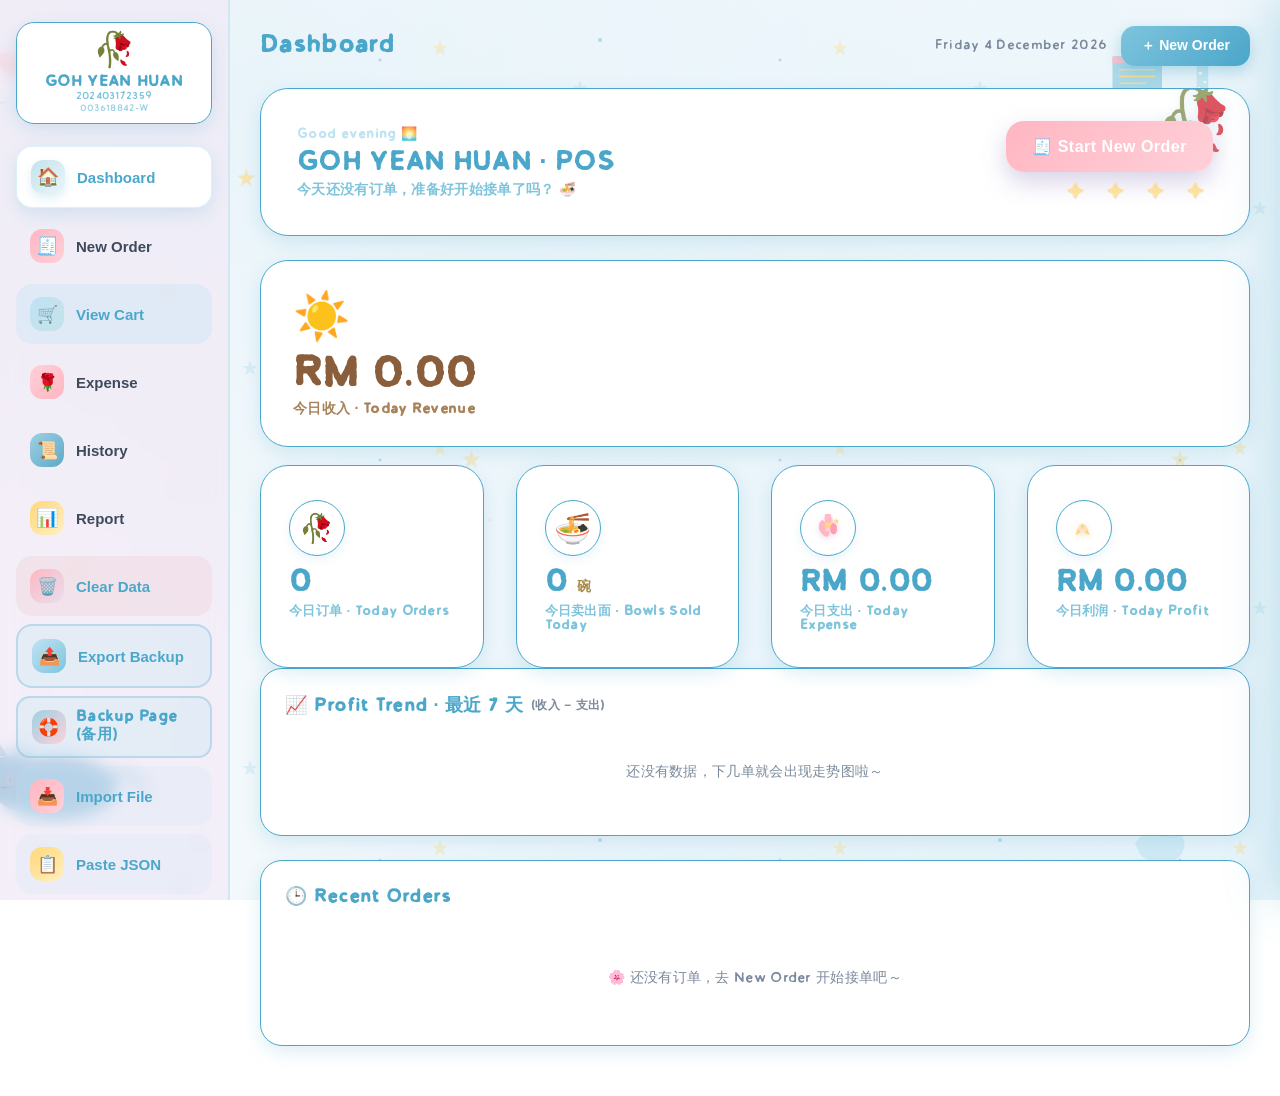
<file: index.html>
<!DOCTYPE html>
<html lang="zh-CN">
<head>
<meta charset="UTF-8" />
<meta name="viewport" content="width=device-width, initial-scale=1.0, maximum-scale=1.0, user-scalable=no" />
<meta http-equiv="Cache-Control" content="no-cache, no-store, must-revalidate" />
<meta http-equiv="Pragma" content="no-cache" />
<meta http-equiv="Expires" content="0" />
<title>GOH YEAN HUAN · POS System</title>
<link rel="preconnect" href="https://fonts.googleapis.com" />
<link rel="preconnect" href="https://fonts.gstatic.com" crossorigin />
<style>
  /* 本地字体 · TC Antiquated Sans（Personal Use Only）· 内嵌 base64（单文件部署） */
  @font-face{
    font-family:"TC Antiquated Sans";
    src:url("[data-uri]") format("opentype");
    font-weight:400; font-style:normal; font-display:swap;
  }
  :root{
    /* 🌸 浅蓝 + 粉色 主题 (圆润可爱风) */
    --bg-1:#f7fafc;                  /* 极浅冷蓝白 (接近纯白) */
    --bg-2:#f4f9fc;
    --bg-3:#f5fafd;                  /* 极浅冷调 (替代原浅粉) */
    --paper:#fbfdff;                 /* 近纯白纸面 */
    --ink:#3d4a5c;
    --ink-soft:#7c8a9c;
    --line:#d4e6f0;
    --purple-deep:#4ba7ca;          /* 主浅蓝 (替代旧 --purple-deep) */
    --purple:#7ec4dd;               /* 中浅蓝 (替代旧 --purple) */
    --purple-light:#bfe3f2;         /* 浅蓝 (替代旧 --purple-light) */
    --purple-pink:#c5e2eb;          /* 蓝粉过渡 */
    --pink:#ffd0d9;                 /* 浅粉 (替代旧 --pink) */
    --pink-deep:#ffb6c1;            /* 主粉 ★ (替代旧 --pink-deep) */
    --mint:#d4e6f0;                 /* 浅蓝绿 */
    --mint-deep:#7ec4dd;
    --sky:#bfe3f2;                  /* 浅蓝 */
    --sky-deep:#4ba7ca;             /* 主浅蓝 ★ */
    --butter:#fff0c2;               /* 浅暖黄 */
    --butter-deep:#ffd87a;          /* 暖黄 (替代旧 --butter-deep) */
    --gold:#ffd87a;
    --gold-deep:#e8b845;
    --lav:#d9e8f5;
    --lav-deep:#7ec4dd;
    --peach:#ffd0d9;
    --shadow:0 6px 18px rgba(75,167,202,.18);
    --radius:22px;
    --radius-big:32px;
    /* TC Antiquated Sans · 全站主字体（Personal Use Only） */
    --font:"TC Antiquated Sans","Quicksand","PingFang SC","Microsoft YaHei","Segoe UI",sans-serif;
    --font-body:"TC Antiquated Sans","Quicksand","PingFang SC","Microsoft YaHei","Segoe UI",sans-serif;
  }
  *{box-sizing:border-box;-webkit-tap-highlight-color:transparent;}
  html,body{height:100%;margin:0;font-family:var(--font-body);color:var(--ink);font-feature-settings:"tnum";font-weight:500;letter-spacing:.3px;}
  body{
    background:
      /* 漂浮的星点 (浅蓝+粉) */
      url("data:image/svg+xml;utf8,<svg xmlns='http://www.w3.org/2000/svg' width='400' height='400' viewBox='0 0 400 400'><g opacity='.35'><polygon points='40,40 42,46 48,46 43,49 45,55 40,52 35,55 37,49 32,46 38,46' fill='%23ffd87a'/><polygon points='180,80 182,86 188,86 183,89 185,95 180,92 175,95 177,89 172,86 178,86' fill='%237ec4dd' opacity='.5'/><polygon points='320,160 322,166 328,166 323,169 325,175 320,172 315,175 317,169 312,166 318,166' fill='%23ffb6c1' opacity='.6'/><polygon points='60,200 62,206 68,206 63,209 65,215 60,212 55,215 57,209 52,206 58,206' fill='%237ec4dd' opacity='.5'/><polygon points='350,300 352,306 358,306 353,309 355,315 350,312 345,315 347,309 342,306 348,306' fill='%23ffd87a'/><polygon points='120,320 122,326 128,326 123,329 125,335 120,332 115,335 117,329 112,326 118,326' fill='%23ffb6c1' opacity='.55'/><polygon points='250,360 252,366 258,366 253,369 255,375 250,372 245,375 247,369 242,366 248,366' fill='%237ec4dd' opacity='.55'/><circle cx='200' cy='40' r='2' fill='%234ba7ca'/><circle cx='90' cy='120' r='2' fill='%23ffb6c1' opacity='.6'/><circle cx='270' cy='220' r='2' fill='%234ba7ca' opacity='.5'/><circle cx='30' cy='280' r='1.5' fill='%23ffb6c1' opacity='.7'/><circle cx='380' cy='60' r='1.5' fill='%234ba7ca'/><circle cx='140' cy='380' r='1.5' fill='%23ffb6c1' opacity='.6'/></g></svg>"),
      /* 浅蓝 + 粉 水彩底纹 (横向渐变 + 多层叠加) */
      radial-gradient(ellipse at 20% 10%, rgba(191,227,242,.25) 0%, transparent 50%),
      radial-gradient(ellipse at 80% 20%, rgba(191,227,242,.18) 0%, transparent 50%),
      radial-gradient(ellipse at 50% 80%, rgba(218,236,247,.28) 0%, transparent 60%),
      radial-gradient(ellipse at 90% 90%, rgba(191,227,242,.22) 0%, transparent 50%),
      linear-gradient(135deg,var(--bg-1) 0%,var(--bg-2) 50%,var(--bg-3) 100%);
    background-attachment:fixed,fixed,fixed,fixed,fixed,fixed;
    background-size:400px 400px,100% 100%,100% 100%,100% 100%,100% 100%,100% 100%;
    background-repeat:repeat,no-repeat,no-repeat,no-repeat,no-repeat,no-repeat;
  }
  /* 角落花叶 + 鸭子 · 顶部 */
  body::before{
    content:"";position:fixed;inset:0;pointer-events:none;opacity:.95;z-index:0;
    background-image:url("data:image/svg+xml;utf8,<svg xmlns='http://www.w3.org/2000/svg' width='100%25' height='100%25' viewBox='0 0 1200 800' preserveAspectRatio='xMidYMid slice'><g opacity='.85'><!-- 左上 紫玫瑰 --><g transform='translate(30,20)'><ellipse cx='25' cy='40' rx='10' ry='16' fill='%23ffb6c1' opacity='.75' transform='rotate(-30 25 40)'/><ellipse cx='42' cy='28' rx='10' ry='16' fill='%23ffd0d9' opacity='.85' transform='rotate(20 42 28)'/><ellipse cx='30' cy='18' rx='9' ry='14' fill='%23ffb6c1' opacity='.8' transform='rotate(-10 30 18)'/><ellipse cx='12' cy='38' rx='9' ry='14' fill='%23ffb6c1' opacity='.75' transform='rotate(-50 12 38)'/><ellipse cx='48' cy='48' rx='8' ry='12' fill='%23ff9eb0' opacity='.75' transform='rotate(40 48 48)'/><circle cx='28' cy='30' r='6' fill='%23ffd87a'/><path d='M-5,75 Q5,68 15,72 Q20,80 8,82' stroke='%237ec4dd' stroke-width='1.5' fill='none' opacity='.7'/></g><!-- 右上 星书+药水瓶 --><g transform='translate(1020,30)'><rect x='0' y='20' width='44' height='35' rx='2' fill='%239ed1e3'/><rect x='0' y='20' width='44' height='6' fill='%23ffb6c1'/><line x1='6' y1='32' x2='38' y2='32' stroke='%23ffd87a' stroke-width='1.2'/><line x1='6' y1='38' x2='38' y2='38' stroke='%23ffd87a' stroke-width='1.2'/><line x1='6' y1='44' x2='30' y2='44' stroke='%23ffd87a' stroke-width='1.2'/><polygon points='42,8 44,14 50,14 45,18 47,24 42,21 37,24 39,18 34,14 40,14' fill='%23ffd87a'/><g transform='translate(60,15)'><path d='M15,5 L25,5 L25,40 Q20,48 15,40 Z' fill='%23bfe3f2'/><path d='M15,5 L20,5 L20,40 Q17,48 15,40 Z' fill='%23c5e2eb'/><ellipse cx='20' cy='6' rx='5' ry='3' fill='%237ec4dd'/><circle cx='18' cy='20' r='1.5' fill='%23fff'/><circle cx='22' cy='28' r='1' fill='%23fff'/><circle cx='17' cy='33' r='1' fill='%23fff'/><circle cx='20' cy='48' r='2.5' fill='%23ffd87a' opacity='.8'/></g></g><!-- 左下 睡姿黑猫 --><g transform='translate(20,650)'><ellipse cx='60' cy='50' rx='55' ry='28' fill='%234ba7ca'/><ellipse cx='20' cy='40' rx='22' ry='18' fill='%234ba7ca'/><polygon points='4,22 10,10 18,22' fill='%234ba7ca'/><polygon points='22,22 30,10 38,22' fill='%234ba7ca'/><polygon points='6,20 10,14 14,20' fill='%239ed1e3' opacity='.4'/><polygon points='24,20 30,14 34,20' fill='%239ed1e3' opacity='.4'/><ellipse cx='20' cy='44' rx='3' ry='4' fill='%23ffb6c1'/><ellipse cx='20' cy='43' rx='1' ry='2' fill='%231f1828'/><line x1='12' y1='50' x2='28' y2='50' stroke='%231f1828' stroke-width='1.2'/><path d='M110,40 Q130,30 140,55' stroke='%234ba7ca' stroke-width='4' fill='none' stroke-linecap='round'/></g><!-- 右下 紫植物+星 --><g transform='translate(1020,640)'><path d='M30,90 Q50,40 70,60 Q80,80 70,100 Q50,110 35,100 Z' fill='%23bfe3f2' opacity='.75'/><path d='M40,80 Q60,30 80,50 Q90,70 80,90 Q60,100 45,90 Z' fill='%235fa8c7' opacity='.8'/><path d='M20,110 Q40,80 60,100 Q70,115 55,125 Q35,130 25,120 Z' fill='%23bfe3f2' opacity='.7'/><polygon points='80,30 82,38 90,38 84,42 86,50 80,46 74,50 76,42 70,38 78,38' fill='%23ffd87a'/><polygon points='50,10 52,16 58,16 53,20 55,26 50,22 45,26 47,20 42,16 48,16' fill='%23ffd87a' opacity='.85'/><polygon points='110,20 112,26 118,26 113,30 115,36 110,32 105,36 107,30 102,26 108,26' fill='%23ffd87a' opacity='.7'/><circle cx='35' cy='55' r='4' fill='%23ffd0d9' opacity='.75'/><circle cx='60' cy='25' r='3' fill='%23ffb6c1' opacity='.8'/></g><!-- 散落小星 --><polygon points='250,150 252,156 258,156 253,160 255,166 250,162 245,166 247,160 242,156 248,156' fill='%23ffd87a' opacity='.7'/><polygon points='600,300 602,306 608,306 603,310 605,316 600,312 595,316 597,310 592,306 598,306' fill='%23ffd87a' opacity='.6'/><polygon points='900,500 902,506 908,506 903,510 905,516 900,512 895,516 897,510 892,506 898,506' fill='%23ffd87a' opacity='.7'/><polygon points='450,400 452,406 458,406 453,410 455,416 450,412 445,416 447,410 442,406 448,406' fill='%23ffd87a' opacity='.5'/><polygon points='700,180 702,186 708,186 703,190 705,196 700,192 695,196 697,190 692,186 698,186' fill='%23ffd87a' opacity='.55'/><polygon points='100,500 102,506 108,506 103,510 105,516 100,512 95,516 97,510 92,506 98,506' fill='%23ffd87a' opacity='.5'/><polygon points='1080,400 1082,406 1088,406 1083,410 1085,416 1080,412 1075,416 1077,410 1072,406 1078,406' fill='%23ffd87a' opacity='.45'/><polygon points='180,250 182,256 188,256 183,260 185,266 180,262 175,266 177,260 172,256 178,256' fill='%23ffd87a' opacity='.5'/><polygon points='850,250 852,256 858,256 853,260 855,266 850,262 845,266 847,260 842,256 848,256' fill='%23ffd87a' opacity='.55'/></g></svg>");
    background-size:cover;
    background-position:center top;
    background-repeat:no-repeat;
  }
  .app{display:flex;min-height:100vh;position:relative;z-index:1;}

  /* ===== 侧边导航 ===== */
  .sidebar{
    width:230px;flex-shrink:0;padding:22px 16px;
    background:rgba(243,229,245,.55);
    backdrop-filter:blur(8px);
    border-right:2px solid var(--line);
    display:flex;flex-direction:column;gap:8px;
    height:100vh;position:sticky;top:0;
    overflow-y:auto;overflow-x:hidden;
    scrollbar-width:thin;scrollbar-color:var(--purple) transparent;
  }
  .sidebar::-webkit-scrollbar{width:6px;}
  .sidebar::-webkit-scrollbar-track{background:transparent;}
  .sidebar::-webkit-scrollbar-thumb{background:var(--purple-light);border-radius:3px;}
  .brand{
    text-align:center;margin-bottom:14px;padding:12px 6px 10px;
    border-radius:18px;
    background:#fff;
    box-shadow:var(--shadow);
    border:1.5px solid var(--sky-deep);
  }
  .brand .logo{font-size:34px;line-height:1;}
  .brand .name{font-weight:800;font-size:15px;margin-top:6px;color:var(--purple-deep);letter-spacing:.3px;}
  .brand .sub{font-size:10px;color:#9a7d72;margin-top:2px;}
  .brand .reg{font-size:9px;color:#a98a7e;margin-top:2px;word-break:break-all;}
  .nav-btn{
    display:flex;align-items:center;gap:12px;padding:13px 14px;border:none;cursor:pointer;
    border-radius:16px;font-size:15px;font-weight:600;color:var(--ink);
    background:transparent;transition:.2s;text-align:left;width:100%;
  }
  .nav-btn .ic{width:34px;height:34px;flex:0 0 34px;display:grid;place-items:center;border-radius:12px;}
  .nav-btn:hover{background:rgba(255,255,255,.7);transform:translateX(3px);}
  .nav-btn.active{background:#fff;box-shadow:var(--shadow);color:#4ba7ca;border:1.5px solid rgba(191,227,242,.55);}
  .nav-btn.active .ic{box-shadow:0 4px 10px rgba(75,167,202,.18);}
  .nav-foot{margin-top:auto;font-size:10px;color:var(--ink-soft);text-align:center;line-height:1.5;}

  /* ===== 主区域 ===== */
  .main{flex:1;padding:26px 30px;overflow:auto;min-width:0;}
  .topbar{display:flex;align-items:center;justify-content:space-between;margin-bottom:22px;flex-wrap:wrap;gap:10px;}
  .topbar h1{margin:0;font-size:24px;color:var(--purple-deep);font-weight:800;}
  .topbar .date{font-size:13px;color:var(--ink-soft);}
  .topbar-right{display:flex;align-items:center;gap:14px;flex-wrap:wrap;}
  /* New Order 按钮（顶栏小尺寸） */
  .btn-neworder{
    border:none;cursor:pointer;
    background:linear-gradient(135deg,var(--mint-deep),var(--sky-deep));
    color:#fff;font-weight:800;font-size:14px;
    padding:11px 20px;border-radius:14px;box-shadow:0 6px 16px rgba(75,167,202,.4);
    display:inline-flex;align-items:center;gap:6px;transition:.18s;
  }
  .btn-neworder:hover{transform:translateY(-2px);box-shadow:0 10px 20px rgba(75,167,202,.5);}
  .btn-neworder:active{transform:scale(.97);}

  /* Dashboard Hero 欢迎条 · 极简：只保留奶黄格纹底 */
  .dash-hero{
    display:flex;align-items:center;justify-content:space-between;gap:24px;
    padding:32px 36px;border-radius:28px;position:relative;overflow:hidden;
    background:#fff;
    box-shadow:var(--shadow);
    border:1.5px solid var(--sky-deep);
    margin-bottom:24px;position:relative;overflow:hidden;flex-wrap:wrap;
  }
  .dash-hero-text{flex:1;min-width:220px;position:relative;z-index:1;}
  .dash-hero-greet{font-size:13px;color:var(--purple-light);font-weight:700;letter-spacing:.4px;}
  .dash-hero-title{font-size:26px;font-weight:900;color:var(--purple-deep);margin:4px 0 4px;text-shadow:0 1px 0 rgba(255,255,255,.6);}
  .dash-hero-sub{font-size:13.5px;color:var(--purple);font-weight:600;}
  .dash-hero-action{display:flex;flex-direction:column;align-items:flex-end;gap:10px;position:relative;z-index:1;}
  .btn-neworder-lg{
    border:none;cursor:pointer;
    background:linear-gradient(135deg,var(--pink-deep),var(--peach));
    color:#fff;font-weight:900;font-size:16px;
    padding:16px 26px;border-radius:18px;box-shadow:0 10px 24px rgba(168,155,201,.45);
    display:inline-flex;align-items:center;gap:8px;transition:.18s;letter-spacing:.5px;
  }
  .btn-neworder-lg:hover{transform:translateY(-3px) rotate(-1deg);box-shadow:0 14px 28px rgba(168,155,201,.55);}
  .btn-neworder-lg:active{transform:scale(.97);}
  .dash-hero-deco{font-size:18px;letter-spacing:6px;color:var(--pink-deep);opacity:.7;}
  .card{
    background:#fff;border-radius:var(--radius);padding:24px;
    box-shadow:var(--shadow);border:1.5px solid var(--sky-deep);margin-bottom:24px;
  }
  .card h2{margin:0 0 16px;font-size:18px;color:var(--purple-deep);display:flex;align-items:center;gap:8px;}
  .hidden{display:none !important;}

  /* ===== Dashboard ===== */
  .stats{display:grid;grid-template-columns:repeat(auto-fit,minmax(190px,1fr));gap:42px 32px;margin-top:18px;}
  .stat{
    border-radius:28px;padding:34px 28px;color:var(--purple);position:relative;overflow:hidden;
    box-shadow:var(--shadow);background:#fff;border:1.5px solid var(--sky-deep);
    transition:.2s;
  }
  .stat:hover{transform:translateY(-4px) scale(1.01);box-shadow:0 14px 30px rgba(75,167,202,.25);}
  .stat:hover{transform:translateY(-4px);box-shadow:0 14px 30px rgba(180,150,140,.22);}
  .stat .emoji-circle{
    width:56px;height:56px;border-radius:50%;display:grid;place-items:center;
    background:#fff;font-size:28px;backdrop-filter:blur(2px);
    border:1.5px solid var(--sky-deep);
    box-shadow:0 4px 10px rgba(75,167,202,.12);
  }
  .stat .emoji{font-size:36px;}
  .stat .v{font-size:30px;font-weight:900;margin-top:12px;color:var(--purple-deep);letter-spacing:.3px;}
  .stat .l{font-size:13px;color:var(--purple);margin-top:4px;font-weight:700;letter-spacing:.3px;}
  /* Hero 单独大卡 */
  .stats-hero .stat-big{
    padding:28px 32px;
    background:#fff;
  }
  .stats-hero .stat-big .emoji{font-size:46px;}
  .stats-hero .stat-big .v{font-size:42px;color:#8a5e3a;}
  .stats-hero .stat-big .l{font-size:14px;color:#a8825a;}
  .s1{background:#fff;}
  .s2{background:#fff;}
  .s3{background:#fff;}
  .s4{background:#fff;}
  .s5{background:#fff;}
  .recent{margin-top:8px;display:flex;flex-direction:column;gap:12px;}
  .recent-empty{text-align:center;padding:34px 0;color:var(--ink-soft);font-size:14px;}
  .recent-card{
    display:grid;grid-template-columns:auto 1fr auto auto;align-items:center;gap:14px;
    padding:14px 18px;border-radius:16px;
    background:#fff;
    border:1.5px solid var(--sky-deep);box-shadow:0 4px 12px rgba(75,167,202,.1);
    transition:.18s;
  }
  .recent-card:hover{transform:translateX(4px);box-shadow:0 8px 18px rgba(180,150,140,.18);}
  .recent-time{font-size:12px;color:var(--ink-soft);font-weight:700;white-space:nowrap;text-align:center;min-width:64px;}
  .recent-time b{display:block;font-size:14px;color:var(--purple-deep);margin-bottom:2px;}
  .recent-items{font-size:13.5px;color:var(--purple);font-weight:600;line-height:1.4;min-width:0;}
  .recent-items small{color:var(--ink-soft);font-weight:500;}
  .recent-pill{padding:5px 12px;border-radius:999px;font-size:11px;font-weight:800;white-space:nowrap;}
  .recent-pill.cash{background:linear-gradient(135deg,#d9f2e6,#c2ead4);color:var(--purple);}
  .recent-pill.tng{background:linear-gradient(135deg,#e3eefb,#cfe3f6);color:#4a7bb0;}
  .recent-price{font-weight:900;font-size:17px;color:var(--purple-deep);white-space:nowrap;}
  .pill{display:inline-block;padding:2px 10px;border-radius:999px;font-size:11px;font-weight:700;}
  .pill.cash{background:#d9f2e6;color:var(--purple);}
  .pill.tng{background:#e3eefb;color:#4a7bb0;}

  /* 折线图 */
  .pc-wrap{padding:6px 4px;}
  .pc-svg{width:100%;height:auto;display:block;}
  .pc-axis{stroke:var(--line);stroke-width:1;stroke-dasharray:3 4;}
  .pc-line{fill:none;stroke:var(--pink-deep);stroke-width:3;stroke-linecap:round;stroke-linejoin:round;}
  .pc-area{fill:url(#pcGrad);}
  .pc-dot{fill:#fff;stroke:var(--pink-deep);stroke-width:2.5;}
  .pc-label{font-size:11px;fill:var(--purple-light);font-weight:600;}
  .pc-val{font-size:11px;fill:var(--purple-deep);font-weight:800;}
  .pc-legend{display:flex;justify-content:space-between;align-items:center;margin-top:8px;font-size:12px;color:var(--ink-soft);flex-wrap:wrap;gap:6px;}
  .pc-legend b{color:var(--purple-deep);font-weight:800;}
  .pc-empty{text-align:center;padding:30px 0;color:var(--ink-soft);font-size:14px;}

  /* ===== Menu / New Order ===== */
  .menu-grid{display:grid;grid-template-columns:repeat(auto-fill,minmax(220px,1fr));gap:16px;}
  .dish{
    border-radius:20px;padding:16px;cursor:pointer;transition:.18s;position:relative;
    border:1.5px solid var(--sky-deep);box-shadow:var(--shadow);text-align:center;
  }
  .dish:hover{transform:translateY(-4px) rotate(-1deg);border-color:var(--sky-deep);background:#f5f9fc;}
  .dish .emoji{font-size:40px;}
  .dish .nm{font-weight:800;margin-top:6px;color:var(--purple-deep);font-size:15px;}
  .dish .pr{font-weight:700;color:var(--pink-deep);margin-top:2px;}
  .d1{background:#fff;}
  .d2{background:#fff;}
  .d3{background:#fff;}
  .d4{background:#fff;}
  .d5{background:#fff;}
  .d6{background:#fff;}

  /* 订单抽屉 */
  .overlay{position:fixed;inset:0;background:rgba(90,70,65,.32);backdrop-filter:blur(2px);z-index:50;display:none;}
  .overlay.show{display:block;}
  .drawer{
    position:fixed;top:0;right:0;height:100%;width:min(460px,94vw);
    background:#fff;
    z-index:60;box-shadow:-12px 0 40px rgba(75,167,202,.25);padding:20px 22px;overflow:auto;
    transform:translateX(100%);transition:.3s;border-left:3px solid var(--sky-deep);
  }
  .drawer.show{transform:translateX(0);}
  .drawer h3{margin:0 0 4px;color:var(--purple-deep);font-size:20px;}
  .drawer .close{position:absolute;top:16px;right:18px;border:none;background:var(--purple-pink);width:34px;height:34px;border-radius:50%;font-size:18px;cursor:pointer;color:var(--purple-deep);transition:.2s;}
  .drawer .close:hover{background:var(--pink-deep);color:#fff;transform:rotate(90deg);}
  .order-item{border:1.5px solid var(--sky-deep);border-radius:22px;padding:15px;margin-bottom:12px;background:#fff;}
  .order-item .ttl{display:flex;justify-content:space-between;font-weight:700;color:var(--purple-deep);}
  .opts{display:flex;flex-wrap:wrap;gap:6px;margin:9px 0;}
  .opt{
    border:1.5px solid var(--line);background:#fff;border-radius:999px;padding:7px 14px;font-size:12.5px;
    cursor:pointer;user-select:none;transition:.15s;font-weight:700;color:#7ec4dd;
  }
  .opt.on{background:linear-gradient(135deg,var(--purple-pink),var(--pink));border-color:var(--pink-deep);color:#fff;font-weight:800;}
  .opt:hover{transform:translateY(-1px);box-shadow:0 4px 10px rgba(75,167,202,.2);}
  .opt .add{color:var(--purple-deep);font-weight:800;}
  .desc-input{width:100%;border:1.5px dashed var(--line);border-radius:12px;padding:8px 10px;font-family:var(--font);font-size:13px;margin-top:4px;resize:none;background:#fff;}
  .desc-input:focus{outline:none;border-color:var(--purple);}
  .oi-actions{display:flex;justify-content:space-between;align-items:center;margin-top:8px;}
  .qty{display:flex;align-items:center;gap:8px;}
  .qty button{width:28px;height:28px;border-radius:50%;border:none;background:var(--purple-pink);font-size:16px;cursor:pointer;color:var(--purple-deep);font-weight:700;transition:.15s;}
  .qty button:hover{background:var(--purple);color:#fff;}
  .qty span{min-width:20px;text-align:center;font-weight:700;color:var(--purple-deep);}
  .rm{background:none;border:none;color:var(--pink-deep);cursor:pointer;font-size:12px;font-weight:700;transition:.15s;}
  .rm:hover{color:var(--purple-deep);text-decoration:underline;}

  .order-foot{position:sticky;bottom:0;background:linear-gradient(180deg,transparent,var(--purple-pink) 30%);padding:14px 0 6px;border-top:2px dashed var(--purple-pink);margin-top:6px;}
  .total-row{display:flex;justify-content:space-between;font-size:17px;font-weight:800;color:var(--purple-deep);margin-bottom:12px;}
  .pay-btn{
    width:100%;border:none;border-radius:24px;padding:20px;font-size:18px;font-weight:800;cursor:pointer;letter-spacing:.5px;
    background:linear-gradient(135deg,var(--purple),var(--purple-deep));color:#fff;box-shadow:0 6px 16px rgba(75,167,202,.3);transition:.2s;
  }
  .pay-btn:hover{transform:translateY(-2px);box-shadow:0 8px 20px rgba(75,167,202,.4);}
  .pay-btn:hover:not(:disabled){transform:translateY(-2px);box-shadow:0 8px 20px rgba(75,167,202,.4);}
  .pay-btn:disabled{opacity:.5;cursor:not-allowed;}
  .empty{text-align:center;color:var(--ink-soft);padding:30px 0;font-size:14px;}

  /* 支付弹窗 */
  .modal{position:fixed;inset:0;background:rgba(90,70,65,.4);z-index:80;display:none;place-items:end center;padding:0;overflow:auto;}
  .modal.show{display:grid;}
  /* 内容超长时: 桌面端 modal-box 自动居中可滚动; 手机端 bottom-sheet 已自带 max-height:88vh */
  @media (min-width:821px){
    .modal{place-items:center;}
  }

  /* 底部上滑抽屉（手机 App 风格） */
  .bottom-sheet{
    position:relative;width:min(520px,100%);max-height:88vh;overflow:auto;
    background:#fff;border-radius:26px 26px 0 0;padding:14px 22px 24px;
    box-shadow:0 -12px 40px rgba(75,167,202,.25);border-top:3px solid var(--sky-deep);
    transform:translateY(100%);transition:transform .35s cubic-bezier(.22,1,.36,1);
    align-self:flex-end;margin-top:auto;
  }
  .modal.show .bottom-sheet{transform:translateY(0);}
  .sheet-grip{width:46px;height:5px;border-radius:999px;background:var(--purple-pink);margin:2px auto 12px;}
  /* Noodles 必选项（紫色系） */
  .opt.noodle.on{background:linear-gradient(135deg,#c5e2eb,#ffb6c1);border-color:var(--purple);color:#fff;}
  .opt.protein.on{background:linear-gradient(135deg,#fce4ec,#f8bbd0);border-color:var(--pink-deep);color:var(--purple-deep);}
  .modal-box{background:#fff;border-radius:24px;padding:26px;max-width:380px;width:100%;box-shadow:0 12px 36px rgba(75,167,202,.25);text-align:center;border:1.5px solid var(--sky-deep);max-height:calc(100vh - 32px);overflow:auto;}
  /* 收据弹窗里允许透明，露出水彩底色 */
  #receiptModal .modal-box,#expReceiptModal .modal-box{background:transparent;box-shadow:none;padding:8px;border:none;max-height:none;overflow:visible;}
  .modal-box h3{margin:0 0 6px;color:var(--purple-deep);}
  .pay-methods{display:flex;gap:12px;margin:18px 0;}
  .pay-method{flex:1;border:1.5px solid var(--sky-deep);border-radius:18px;padding:18px 8px;cursor:pointer;font-weight:800;color:var(--purple-deep);background:#fff;transition:.15s;}
  .pay-method:hover{border-color:var(--sky-deep);background:#f5f9fc;transform:translateY(-3px);box-shadow:0 6px 16px rgba(75,167,202,.25);}
  .pay-method .e{font-size:34px;}
  .pay-method.selected{background:var(--sky-deep);border-color:var(--sky-deep);color:#fff;}

    /* 收据（A4 紧凑模式：所有元素缩25%） */
  .receipt{
    width:180mm;max-width:100%;margin:0 auto;
    background:#fff;
    border:1.5px solid var(--purple-pink);border-radius:14px;padding:10px 14px;
    font-family:var(--font);color:#4ba7ca;font-size:11px;line-height:1.35;
    position:relative;overflow:auto;
    max-height:calc(100vh - 140px);
  }
  .receipt .r-shop{font-size:18px;margin-top:4px;}
  .receipt .r-reg{font-size:10px;margin-top:2px;}
  .receipt .r-deco{font-size:10px;margin:4px 0 3px;letter-spacing:2px;}
  .receipt .r-meta{font-size:10px;margin:2px 0 4px;}
  .receipt .r-items{margin:3px 0;padding:3px 0;}
  .receipt .r-item{padding:3px 0;gap:6px;}
  .receipt .r-name{font-size:11px;}
  .receipt .r-opt{font-size:9px;margin-top:1px;}
  .receipt .r-qty,.receipt .r-price{font-size:11px;}
  .receipt .rtotal{font-size:14px;padding:6px 10px;margin:6px 0;}
  .receipt .rfoot{font-size:9px;margin-top:4px;padding-top:4px;}
  
  @media print{
    .receipt{max-height:none;overflow:visible;}
  }
  .receipt::before{
    content:"";position:absolute;top:-10px;left:-10px;width:54px;height:54px;
    background:radial-gradient(circle, rgba(191,227,242,.7),transparent 70%);pointer-events:none;
  }
  .receipt::after{
    content:"";position:absolute;bottom:-12px;right:-10px;width:60px;height:60px;
    background:radial-gradient(circle, rgba(212,184,84,.45),transparent 70%);pointer-events:none;
  }
  .r-brand{text-align:center;padding-bottom:10px;border-bottom:1.5px dashed var(--purple);position:relative;z-index:1;}
  .r-logo{display:none;}
  .r-shop{font-weight:900;font-size:24px;letter-spacing:1.5px;color:var(--purple-deep);margin-top:8px;text-shadow:0 1px 0 rgba(255,255,255,.6);}
  .r-reg{font-size:11px;color:var(--purple);margin-top:4px;font-weight:600;}
  .r-deco{text-align:center;font-size:11px;color:var(--purple-light);margin:8px 0 6px;letter-spacing:2px;}
  .r-deco span{margin:0 3px;}
  .r-meta{display:flex;justify-content:space-between;font-size:11px;color:var(--purple);margin:4px 0 8px;}
  .r-meta b{color:var(--purple-deep);}
  .r-items{margin:6px 0;border-top:1px dashed var(--purple-pink);border-bottom:1px dashed var(--purple-pink);padding:6px 0;}
  .r-item{
    display:grid;grid-template-columns:1fr auto auto;
    gap:6px 10px;align-items:start;padding:6px 0;
    border-bottom:1px dotted var(--purple-pink);
  }
  .r-item:last-child{border-bottom:none;}
  .r-item .r-left{text-align:left;min-width:0;}
  .r-item .r-qty{text-align:center;color:var(--purple);font-weight:800;font-size:12px;white-space:nowrap;padding-top:1px;}
  .r-item .r-price{text-align:right;color:var(--purple-deep);font-weight:800;font-size:12px;white-space:nowrap;padding-top:1px;}
  .r-item .rname{font-weight:700;color:var(--purple-deep);font-size:13px;}
  .r-item .ropt{font-size:10.5px;color:var(--purple);margin-top:1px;line-height:1.3;}
  .r-item .rdesc{font-size:10.5px;color:var(--pink-deep);font-style:italic;margin-top:1px;line-height:1.3;}
  .rtotal{
    display:flex;justify-content:space-between;align-items:center;
    margin:10px 0 4px;padding:8px 12px;
    background:linear-gradient(135deg,#e8dff0,#c5e2eb);
    border-radius:10px;font-weight:900;color:var(--purple-deep);font-size:15px;
  }
  .rpay{display:flex;justify-content:space-between;font-size:12px;margin-top:8px;color:var(--purple);}
  .rpay b{color:var(--purple-deep);}
  .rfoot{
    text-align:center;margin-top:12px;padding-top:10px;
    border-top:1.5px dashed var(--gold);font-size:11px;color:var(--purple);
    position:relative;z-index:1;
  }
  .rfoot .heart{color:var(--pink-deep);}
  .r-emoji{text-align:center;font-size:14px;margin:6px 0;letter-spacing:4px;}

  /* ===== Expense ===== */
  .exp-suppliers{display:grid;grid-template-columns:repeat(auto-fill,minmax(150px,1fr));gap:12px;}
  .sup{
    border:1.5px solid var(--sky-deep);cursor:pointer;border-radius:18px;padding:16px 10px;text-align:center;font-weight:700;color:var(--purple);
    box-shadow:var(--shadow);transition:.15s;font-size:14px;background:#fff;
  }
  .sup:hover{transform:translateY(-3px);}
  .sup .e{font-size:28px;display:block;margin-bottom:4px;}
  .sup-form{display:grid;grid-template-columns:1fr 1fr;gap:12px;margin-top:16px;align-items:end;}
  .field label{font-size:12px;color:var(--ink-soft);display:block;margin-bottom:4px;font-weight:600;}
  .field input,.field select{
    width:100%;border:2px solid var(--line);border-radius:18px;padding:12px 14px;font-family:var(--font);font-size:14px;background:#fffafd;transition:.15s;
  }
  .field input:focus,.field select:focus{outline:none;border-color:var(--purple);box-shadow:0 0 0 3px rgba(75,167,202,.15);}
  .btn{
    border:none;border-radius:var(--radius-big);padding:14px 22px;font-weight:800;cursor:pointer;color:#fff;font-size:15px;
    background:linear-gradient(135deg,var(--pink-deep),var(--peach));box-shadow:var(--shadow);
    transition:transform .15s;
  }
  .btn.mint{background:linear-gradient(135deg,var(--purple),var(--purple-light));}
  .btn:active{transform:scale(.97);}

  /* Report Tabs */
  .rep-tabs{display:flex;gap:8px;margin-bottom:14px;flex-wrap:wrap;}
  .rep-tab{
    border:2px solid var(--line);background:#fffaf6;color:var(--purple);
    border-radius:14px;padding:8px 16px;font-weight:700;cursor:pointer;font-size:13px;transition:.15s;
  }
  .rep-tab:hover{border-color:var(--pink-deep);}
  .rep-tab.active{background:linear-gradient(135deg,#e8dff0,#c5e2eb);border-color:var(--pink-deep);color:var(--purple-deep);box-shadow:var(--shadow);}

  /* ===== History / Report tables ===== */
  .filters{display:flex;gap:10px;flex-wrap:wrap;margin-bottom:14px;align-items:center;}
  .filters input,.filters select{border:2px solid var(--line);border-radius:12px;padding:9px 12px;font-family:var(--font);background:#fffaf6;}
  table.list{width:100%;border-collapse:collapse;font-size:13px;}
  table.list th,table.list td{padding:10px 12px;border-bottom:1px dashed var(--line);text-align:left;}
  table.list th{color:var(--ink-soft);font-weight:700;position:sticky;top:0;background:var(--paper);}
  table.list tr:hover{background:#fff5ef;}
  .mini-btn{border:1.5px solid var(--purple);background:#fff;color:var(--purple-deep);border-radius:18px;padding:8px 14px;cursor:pointer;font-weight:700;font-size:12px;transition:.15s;}
  .mini-btn:hover{background:var(--purple);color:#fff;transform:translateY(-1px);}
  .mini-btn.pink{border-color:var(--pink-deep);color:var(--pink-deep);}
  .mini-btn.pink:hover{background:var(--pink-deep);color:#fff;}
  .profit-good{color:var(--purple);font-weight:800;}
  .profit-bad{color:#d06a64;font-weight:800;}

    /* 打印（A4 普通纸） */
  @media print{
    @page{size:A4 portrait;margin:8mm 6mm;}
    html,body{background:#fff !important;width:100% !important;height:auto !important;overflow:visible !important;}
    body::before,body::after,.stars-layer{display:none !important;}
    body *{visibility:hidden;}
    .print-area,.print-area *{visibility:visible;}
    .print-area{
      position:absolute !important;left:0 !important;top:0 !important;
      width:210mm !important;max-width:210mm !important;
      box-shadow:none !important;border:none !important;
      background:#fff !important;border-radius:0 !important;
      padding:0 !important;margin:0 !important;
    }
    .receipt{
      width:180mm !important;max-width:180mm !important;
      min-width:180mm !important;
      border:none !important;border-radius:0 !important;
      background:#fff !important;
      padding:4mm 6mm !important;
      margin:0 !important;
      transform:scale(.55) !important;transform-origin:top left !important;
      font-size:8px !important;line-height:1.15 !important;
      page-break-after:avoid !important;page-break-inside:avoid !important;
    }
    .receipt *{font-size:inherit !important;}
    .receipt .r-shop{font-size:14px !important;}
    .receipt .rtotal{font-size:12px !important;padding:4px 8px !important;}
    .receipt .rfoot{font-size:8px !important;margin-top:2px !important;}
    .receipt::before,.receipt::after{display:none !important;}
    .no-print{display:none !important;}
  }


  /* ===== 手机端 ===== */
  .menu-toggle{display:none;}
  @media (max-width:820px){
    .sidebar{
      position:fixed;left:0;top:0;height:100vh;z-index:90;transform:translateX(-100%);transition:.3s;width:260px;
      box-shadow:8px 0 30px rgba(0,0,0,.18);
      overflow-y:auto;overflow-x:hidden;
    }
    .sidebar.open{transform:translateX(0);}
    .menu-toggle{
      display:grid;place-items:center;position:fixed;bottom:18px;left:18px;z-index:95;
      width:56px;height:56px;border-radius:50%;border:none;cursor:pointer;font-size:24px;
      background:linear-gradient(135deg,var(--pink-deep),var(--peach));color:#fff;box-shadow:0 8px 20px rgba(0,0,0,.25);
    }
    .main{padding:18px 14px;}
    .topbar h1{font-size:20px;}
    .sup-form{grid-template-columns:1fr;}
  }
</style>
</head>
<body>
<div class="app">
  <!-- 侧边导航 -->
  <aside class="sidebar" id="sidebar">
    <div class="brand">
      <div class="logo">🥀</div>
      <div class="name" style="color:#4ba7ca;">GOH YEAN HUAN</div>
      <div class="sub" style="color:#7ec4dd;">202403172359</div>
      <div class="reg" style="color:#9ed1e3;">003618842-W</div>
    </div>
    <button class="nav-btn active" data-view="dashboard">
      <span class="ic" style="background:linear-gradient(135deg,#c5e2eb,#eaf6fb);display:flex;align-items:center;justify-content:center;font-size:18px;">🏠</span> Dashboard
    </button>
    <button class="nav-btn" data-view="neworder">
      <span class="ic" style="background:linear-gradient(135deg,#ffb6c1,#ffd0d9);display:flex;align-items:center;justify-content:center;font-size:18px;color:#fff;">🧾</span> New Order <span id="badgeNeworder" style="display:none;background:#ffd87a;color:#fff;font-size:11px;font-weight:900;padding:2px 7px;border-radius:10px;margin-left:auto;">0</span>
    </button>
    <button class="nav-btn" data-view="cart" style="color:#4ba7ca;background:rgba(191,227,242,.35);">
      <span class="ic" style="background:linear-gradient(135deg,#bfe3f2,#c5e2eb);display:flex;align-items:center;justify-content:center;font-size:17px;">🛒</span> View Cart <span id="badgeCart" style="display:none;background:var(--pink-deep);color:#fff;font-size:11px;font-weight:900;padding:2px 7px;border-radius:10px;margin-left:auto;">0</span>
    </button>
    <button class="nav-btn" data-view="expense">
      <span class="ic" style="background:linear-gradient(135deg,#ffd0d9,#ffb6c1);display:flex;align-items:center;justify-content:center;font-size:17px;">🌹</span> Expense
    </button>
    <button class="nav-btn" data-view="history">
      <span class="ic" style="background:linear-gradient(135deg,#9ed1e3,#5fa8c7);display:flex;align-items:center;justify-content:center;font-size:17px;color:#fff;">📜</span> History
    </button>
    <button class="nav-btn" data-view="report">
      <span class="ic" style="background:linear-gradient(135deg,#ffd87a,#fff0c2);display:flex;align-items:center;justify-content:center;font-size:18px;">📊</span> Report
    </button>
    <button class="nav-btn" id="clearDataBtn" style="color:var(--purple-deep);background:rgba(232,155,155,.14);">
      <span class="ic" style="background:linear-gradient(135deg,var(--pink-deep),#e8dff0);display:flex;align-items:center;justify-content:center;font-size:17px;">🗑️</span> Clear Data
    </button>
    <button class="nav-btn" onclick="exportData()" style="color:#4ba7ca;background:rgba(191,227,242,.3);font-weight:900;border:2px solid rgba(75,167,202,.28);">
      <span class="ic" style="background:linear-gradient(135deg,#bfe3f2,#7ec4dd);display:flex;align-items:center;justify-content:center;font-size:17px;color:#fff;">📤</span> Export Backup
    </button>
    <a class="nav-btn" href="./backup.html" style="color:#4ba7ca;background:rgba(191,227,242,.3);font-weight:900;border:2px solid rgba(75,167,202,.28);text-decoration:none;display:flex;align-items:center;gap:10px;padding:12px 14px;border-radius:14px;">
      <span class="ic" style="background:linear-gradient(135deg,#9ed1e3,#ffd0d9);display:flex;align-items:center;justify-content:center;font-size:17px;color:#fff;">🛟</span> Backup Page (备用)
    </a>
    <button class="nav-btn" onclick="document.getElementById('importFile').click()" style="color:#4ba7ca;background:rgba(191,227,242,.18);">
      <span class="ic" style="background:linear-gradient(135deg,#ffb6c1,#ffd0d9);display:flex;align-items:center;justify-content:center;font-size:17px;color:#fff;">📥</span> Import File
    </button>
    <button id="pasteJsonBtn" class="nav-btn" style="color:#4ba7ca;background:rgba(191,227,242,.18);">
      <span class="ic" style="background:linear-gradient(135deg,#ffd87a,#fff0c2);display:flex;align-items:center;justify-content:center;font-size:17px;color:#fff;">📋</span> Paste JSON
    </button>
    <input id="importFile" type="file" accept="application/json" style="display:none;" />
    <div class="nav-foot" style="background:#fff;padding:10px;border-radius:14px;border:1.5px solid #4ba7ca;margin-top:auto;">
      <span style="font-size:18px;">💾</span> 数据本地永久保存<br/><span style="font-size:9px;color:#7ec4dd;letter-spacing:.5px;">GOH YEAN HUAN POS</span>
    </div>
  </aside>

  <button class="menu-toggle no-print" id="menuToggle">☰</button>

  <!-- 主内容 -->
  <main class="main" id="main">
    <div class="topbar">
      <h1 id="viewTitle">Dashboard</h1>
      <div class="topbar-right">
        <div class="date" id="todayDate"></div>
        <button class="btn-neworder no-print" id="dashNewOrder">＋ New Order</button>
      </div>
    </div>

    <!-- DASHBOARD -->
    <section id="view-dashboard">
      <!-- Hero 欢迎条 -->
      <div class="dash-hero">
        <div class="dash-hero-text">
          <div class="dash-hero-greet" id="dashGreet">Welcome back ☀️</div>
          <div class="dash-hero-title" style="color:#4ba7ca;">GOH YEAN HUAN · POS</div>
          <div class="dash-hero-sub" id="dashSub" style="color:#7ec4dd;">今天还没有订单，准备好开始接单了吗？</div>
        </div>
        <div class="dash-hero-action">
          <button class="btn-neworder-lg no-print" id="dashNewOrder2">🧾 Start New Order</button>
          <div class="dash-hero-deco" style="color:#ffd87a;letter-spacing:8px;">✦ ✦ ✦ ✦</div>
        </div>
        <div style="position:absolute;right:14px;top:6px;opacity:.7;pointer-events:none;font-size:64px;line-height:1;filter:drop-shadow(0 3px 6px rgba(75,167,202,.25));">🥀</div>
      </div>

      <!-- 今日亮点卡（大字） -->
      <div class="stats stats-hero">
        <div class="stat stat-big s5">
          <div class="emoji">☀️</div>
          <div class="v" id="stToday">RM 0.00</div>
          <div class="l">今日收入 · Today Revenue</div>
        </div>
      </div>

      <!-- 普通统计卡 (今日统计) · 巫女主题 -->
      <div class="stats">
        <div class="stat s1">
          <div class="emoji-circle"><span id="stOrdersIcon"></span></div>
          <div class="v" id="stOrders">0</div>
          <div class="l">今日订单 · Today Orders</div>
        </div>
        <div class="stat s5">
          <div class="emoji-circle"><span style="font-size:30px;">🍜</span></div>
          <div class="v" id="stBowls" style="color:var(--purple-deep);">0 <span style="font-size:14px;font-weight:700;color:var(--purple);">碗</span></div>
          <div class="l">今日卖出面 · Bowls Sold Today</div>
        </div>
        <div class="stat s3">
          <div class="emoji-circle"><svg viewBox="0 0 40 40" width="28" height="28" xmlns="http://www.w3.org/2000/svg" style="filter:drop-shadow(0 2px 3px rgba(201,135,200,.3));"><g transform="translate(20 18)"><ellipse cx="-7" cy="2" rx="6" ry="10" fill="#ffb6c1" transform="rotate(-30)"/><ellipse cx="0" cy="-3" rx="6" ry="10" fill="#ffd0d9" transform="rotate(20)"/><ellipse cx="0" cy="-12" rx="5" ry="9" fill="#ffb6c1" opacity=".9"/><ellipse cx="-8" cy="0" rx="5" ry="9" fill="#ffb6c1"/><ellipse cx="8" cy="3" rx="5" ry="8" fill="#ff9eb0"/><circle cx="0" cy="-2" r="4" fill="#ffd87a"/></g><polygon points="32,6 33,9 36,9 34,11 35,14 32,12 29,14 30,11 28,9 31,9" fill="#ffd87a"/></svg></div>
          <div class="v" id="stExpense">RM 0.00</div>
          <div class="l">今日支出 · Today Expense</div>
        </div>
        <div class="stat s4">
          <div class="emoji-circle"><svg viewBox="0 0 40 40" width="28" height="28" xmlns="http://www.w3.org/2000/svg" style="filter:drop-shadow(0 2px 3px rgba(212,184,84,.35));"><path d="M8,30 Q15,28 18,22 Q21,28 28,30 Q24,15 18,15 Q12,15 8,30 Z" fill="#ffd87a"/><circle cx="18" cy="20" r="6" fill="#fce4d0"/><polygon points="18,12 19,16 23,16 20,18 21,22 18,20 15,22 16,18 13,16 17,16" fill="#ffd87a"/></svg></div>
          <div class="v" id="stProfit">RM 0.00</div>
          <div class="l">今日利润 · Today Profit</div>
        </div>
      </div>
      <div class="card">
        <h2>📈 Profit Trend · 最近 7 天 <span style="font-weight:600;color:var(--ink-soft);font-size:12px;">(收入 − 支出)</span></h2>
        <div id="profitChart"></div>
      </div>
      <div class="card recent">
        <h2>🕒 Recent Orders</h2>
        <div id="recentOrders"><div class="empty">还没有订单，去 New Order 下单吧～</div></div>
      </div>
    </section>

    <!-- NEW ORDER -->
    <section id="view-neworder" class="hidden">
      <!-- 已送厨房订单摘要 (sticky 卡片) -->
      <div id="activeOrdersSummary" style="display:none;margin-bottom:14px;">
        <div style="background:#fff;border:1.5px solid #4ba7ca;border-radius:16px;padding:14px 18px;box-shadow:var(--shadow);cursor:pointer;" onclick="openDrawer()">
          <div style="display:flex;justify-content:space-between;align-items:center;flex-wrap:wrap;gap:8px;">
            <div>
              <div style="font-size:13px;font-weight:900;color:var(--purple-deep);">📋 已送厨房 · <span id="aosCount">0</span> 张未结账</div>
              <div style="font-size:11px;color:var(--purple);margin-top:2px;">点击查看 / 继续结账</div>
            </div>
            <div style="text-align:right;">
              <div style="font-size:11px;color:var(--purple);font-weight:700;">未结账金额</div>
              <div style="font-size:20px;font-weight:900;color:var(--purple-deep);" id="aosTotal">RM 0.00</div>
            </div>
          </div>
          <div id="aosChips" style="display:flex;flex-wrap:wrap;gap:6px;margin-top:8px;"></div>
        </div>
      </div>

      <div class="card">
        <h2>🍽️ Menu · 点击任意菜品即可跳岀选项选择 ✨</h2>
        <div class="menu-grid" id="menuGrid"></div>
      </div>
    </section>

    <!-- CART (View Cart page) -->
    <section id="view-cart" class="hidden">
      <div class="card" style="background:#fff;">
        <h2>🛒 My Cart</h2>
        <div style="font-size:12px;color:var(--ink-soft);margin:-4px 0 10px;">查看草稿和未结账订单，所有内容随时同步</div>
        <div style="display:flex;gap:14px;flex-wrap:wrap;">
          <div style="background:rgba(255,255,255,.65);border:1.5px dashed var(--purple-pink);border-radius:12px;padding:8px 14px;flex:1;min-width:140px;">
            <div style="font-size:10px;color:var(--purple);font-weight:900;letter-spacing:.5px;">草稿菜品</div>
            <div id="cartDraftCount" style="font-size:22px;font-weight:900;color:var(--purple-deep);">0</div>
          </div>
          <div style="background:rgba(255,255,255,.65);border:1.5px dashed var(--purple-pink);border-radius:12px;padding:8px 14px;flex:1;min-width:140px;">
            <div style="font-size:10px;color:var(--purple);font-weight:900;letter-spacing:.5px;">未结账订单</div>
            <div id="cartActiveCount" style="font-size:22px;font-weight:900;color:var(--purple-deep);">0</div>
          </div>
          <div style="background:rgba(255,255,255,.65);border:1.5px dashed var(--purple-pink);border-radius:12px;padding:8px 14px;flex:1;min-width:140px;">
            <div style="font-size:10px;color:var(--purple);font-weight:900;letter-spacing:.5px;">Draft Total</div>
            <div id="cartDraftTotal" style="font-size:22px;font-weight:900;color:var(--purple-deep);">RM 0.00</div>
          </div>
          <div style="background:rgba(255,255,255,.65);border:1.5px dashed var(--purple-pink);border-radius:12px;padding:8px 14px;flex:1;min-width:140px;">
            <div style="font-size:10px;color:var(--purple);font-weight:900;letter-spacing:.5px;">All Unpaid</div>
            <div id="cartUnpaidTotal" style="font-size:22px;font-weight:900;color:var(--purple-deep);">RM 0.00</div>
          </div>
        </div>
        <div style="margin-top:14px;display:flex;gap:8px;flex-wrap:wrap;">
          <button class="pay-btn" onclick="gotoNewOrder()" style="background:linear-gradient(135deg,#bfe3f2,#7ec4dd);flex:1;min-width:180px;">➕ 继续点菜 (加菜)</button>
          <button class="pay-btn" onclick="confirmClearCart()" style="background:linear-gradient(135deg,#e8dff0,#c5e2eb);color:var(--purple-deep);min-width:140px;">🗑️ 清空草稿</button>
        </div>
      </div>

      <div style="display:grid;grid-template-columns:1fr 1fr;gap:14px;margin-top:14px;">
        <div class="card">
          <h3>📋 已送厨房 · 未结账 <span id="cartActiveBadge" style="display:inline-block;background:var(--pink-deep);color:#fff;font-size:11px;font-weight:900;padding:2px 8px;border-radius:10px;vertical-align:middle;margin-left:4px;">0</span></h3>
          <div id="cartActiveList"></div>
        </div>
        <div class="card">
          <h3>🛒 New Order 草稿 <span id="cartDraftBadge" style="display:inline-block;background:var(--purple);color:#fff;font-size:11px;font-weight:900;padding:2px 8px;border-radius:10px;vertical-align:middle;margin-left:4px;">0</span></h3>
          <div id="cartDraftItems"></div>
        </div>
      </div>

      <div class="card" style="margin-top:14px;">
        <h3>💳 草稿结账</h3>
        <p style="color:var(--ink-soft);font-size:12px;margin:0 0 10px;">草稿准备好就 <b>送厨房</b> 然后 <b>结账</b></p>
        <div style="display:flex;gap:8px;flex-wrap:wrap;">
          <button class="pay-btn" id="cartSendToKitchen" style="background:linear-gradient(135deg,#ffb6c1,#ffd0d9);color:#7a4e2a;flex:1;min-width:200px;">🍳 送厨房 (Send to Kitchen)</button>
          <button class="pay-btn" id="cartToPayment" disabled style="flex:1;min-width:200px;">💳 结账草稿 (Proceed to Payment)</button>
        </div>
      </div>
    </section>

    <!-- EXPENSE -->
    <section id="view-expense" class="hidden">
      <div class="card">
        <h2>🛒 Expense · 供应商</h2>
        <div class="exp-suppliers" id="supplierGrid"></div>
        <div class="sup-form">
          <div class="field">
            <label>Selected Supplier</label>
            <input id="expSupplier" placeholder="点击上方供应商" readonly />
          </div>
          <div class="field">
            <label>Amount (RM)</label>
            <input id="expAmount" type="number" step="0.01" min="0" placeholder="0.00" />
          </div>
          <div class="field">
            <label>Date · 日期 <span id="expDateHint" style="font-weight:500;color:var(--purple-light);font-size:11px;"></span></label>
            <input id="expDate" type="date" style="width:100%;" />
            <div style="margin-top:6px;display:flex;justify-content:flex-end;">
              <button type="button" id="expDateToday" onclick="window.__todayExp && window.__todayExp()" style="border:none;background:linear-gradient(135deg,var(--purple-light),#c5e2eb);color:#fff;padding:10px 18px;border-radius:14px;cursor:pointer;font-size:13px;font-weight:900;white-space:nowrap;box-shadow:0 4px 12px rgba(75,167,202,.45);min-height:42px;touch-action:manipulation;-webkit-tap-highlight-color:transparent;">📅 跳到今日</button>
            </div>
          </div>
          <div class="field" style="grid-column:1 / -1;">
  <label>Invoice No. (optional)</label>
  <input
    id="expInvoiceNo"
    placeholder="Invoice No. 可留空"
  />
</div>
          <div class="field" style="grid-column:1 / -1;">
            <label>Note (optional)</label>
            <input id="expNote" placeholder="备注说明" />
          </div>
          <div class="field" style="grid-column:1 / -1;">
            <button class="btn mint" id="saveExpense">💾 Save Expense</button>
          </div>
        </div>
      </div>
      <div class="card">
        <div style="display:flex;align-items:center;justify-content:space-between;gap:10px;flex-wrap:wrap;margin-bottom:6px;">
          <h2 style="margin:0;" id="expListTitle">📋 Today's Expenses</h2>
          <div style="display:flex;align-items:center;gap:6px;flex-wrap:wrap;">
            <input type="date" id="expListDate" style="border:1.5px dashed var(--line);border-radius:10px;padding:6px 10px;font-family:var(--font);font-size:12px;background:#fffaf6;" />
            <button type="button" onclick="if(typeof _todayExpList==='function'){_todayExpList();}else{window.__todayExpList && window.__todayExpList();}" style="border:none;background:linear-gradient(135deg,var(--purple-light),#c5e2eb);color:#fff;padding:7px 12px;border-radius:10px;cursor:pointer;font-size:12px;font-weight:900;white-space:nowrap;box-shadow:0 4px 12px rgba(75,167,202,.35);min-height:36px;touch-action:manipulation;-webkit-tap-highlight-color:transparent;">📅 今日</button>
            <button type="button" id="printTodayExp" title="打印所选日期的支出" style="border:none;background:linear-gradient(135deg,#ffd87a,#fff0c2);color:#4ba7ca;padding:7px 12px;border-radius:10px;cursor:pointer;font-size:12px;font-weight:900;white-space:nowrap;box-shadow:0 4px 12px rgba(212,184,84,.35);min-height:36px;">🖨️ Print</button>

          </div>
        </div>
        <div id="expenseList"><div class="empty">今天还没有支出记录</div></div>
      </div>
    </section>

    <!-- HISTORY -->
    <section id="view-history" class="hidden">
      <div class="card">
        <h2>📜 Order History</h2>
        <div class="filters">
          <input type="date" id="histFrom" />
          <input type="date" id="histTo" />
          <select id="histMethod">
            <option value="">All Payment</option>
            <option value="Cash">Cash</option>
            <option value="Tng Ewallet">Tng Ewallet</option>
          </select>
          <button class="mini-btn" id="histFilter">🔍 Filter</button>
          <button class="mini-btn pink" id="histClear">✖ Clear Filter</button>
        </div>
        <div id="historyList"><div class="empty">暂无历史订单</div></div>
      </div>
    </section>

    <!-- REPORT -->
    <section id="view-report" class="hidden">
      <div class="card">
        <h2>📊 Report</h2>
        <div class="rep-tabs">
          <button class="rep-tab active" data-mode="daily">📅 Daily</button>
          <button class="rep-tab" data-mode="weekly">🗓️ Weekly</button>
          <button class="rep-tab" data-mode="monthly">📆 Monthly</button>
        </div>
        <div class="filters">
          <input type="date" id="repFrom" />
          <input type="date" id="repTo" />
          <button class="mini-btn" id="repFilter">🔍 Filter</button>
          <button class="mini-btn pink" id="repClear">✖ Clear</button>
          <button class="mini-btn" id="printReport">🖨️ Print</button>
        </div>
        <div id="reportTable"><div class="empty">暂无数据</div></div>
      </div>
    </section>
  </main>
</div>

<!-- 订单抽屉 -->
<div class="overlay" id="overlay"></div>
<div class="drawer" id="drawer">
  <button class="close" id="drawerClose">✕</button>
  <h3>📋 Orders · 订单</h3>
  <div style="font-size:12px;color:var(--ink-soft);margin:-4px 0 8px;line-height:1.5;">
    已经送出厨房但还没结账的订单 ↓
  </div>
  <div id="activeOrdersList"></div>
  <hr style="border:none;border-top:1.5px dashed var(--line);margin:14px 0;">
  <h3 style="margin-bottom:4px;">🛒 New Order · 草稿 <span id="draftCount" style="display:inline-block;background:var(--purple);color:#fff;font-size:11px;font-weight:900;padding:2px 8px;border-radius:10px;vertical-align:middle;margin-left:4px;">0</span></h3>
  <div style="font-size:12px;color:var(--ink-soft);margin:0 0 8px;">
    加菜进来 · 准备好了就送厨房
  </div>
  <div id="orderItems"></div>
  <div class="order-foot">
    <div class="total-row"><span>Draft Total</span><span id="orderTotal">RM 0.00</span></div>
    <div style="display:flex;gap:8px;align-items:center;margin-top:8px;">
      <button class="pay-btn" id="sendToKitchen" style="background:linear-gradient(135deg,#ffb6c1,#ffd0d9);color:#7a4e2a;flex:1;">🍳 Send to Kitchen · 送厨房</button>
      <button onclick="confirmClearCart()" title="清空 cart" style="background:#e8dff0;color:var(--purple-deep);border:none;width:54px;height:auto;padding:0;border-radius:14px;font-size:18px;cursor:pointer;">🗑️</button>
    </div>
    <button class="pay-btn" id="toPayment" disabled style="margin-top:8px;">💳 结账草稿 (Proceed to Payment)</button>
  </div>
</div>

<!-- Edit Order modal -->
<div class="modal" id="editOrderModal">
  <div class="modal-box" style="max-width:560px;max-height:92vh;display:flex;flex-direction:column;">
    <button class="close" id="editClose" style="position:absolute;top:14px;right:16px;border:none;background:var(--pink);width:34px;height:34px;border-radius:50%;font-size:18px;cursor:pointer;color:var(--purple-deep);">✕</button>
    <h3>✏️ Edit Order · 修改订单 <span id="editOrderCode" style="font-size:11px;color:var(--ink-soft);font-weight:700;"></span></h3>
    <div style="font-size:11px;color:var(--ink-soft);margin:0 0 10px;">订单 ID: <code style="background:#f7eee5;padding:1px 6px;border-radius:4px;" id="editOrderId"></code></div>

    <div style="display:grid;grid-template-columns:1fr 1fr;gap:8px;margin-bottom:10px;">
      <div>
        <label style="font-size:11px;color:var(--ink-soft);font-weight:700;">📅 Date</label>
        <input id="editDate" type="date" style="width:100%;border:1.5px dashed var(--line);border-radius:10px;padding:8px;font-family:var(--font);font-size:13px;background:#fffaf6;" />
      </div>
      <div>
        <label style="font-size:11px;color:var(--ink-soft);font-weight:700;">🕐 Time</label>
        <input id="editTime" type="text" placeholder="HH:MM:SS" style="width:100%;border:1.5px dashed var(--line);border-radius:10px;padding:8px;font-family:var(--font);font-size:13px;background:#fffaf6;" />
      </div>
      <div>
        <label style="font-size:11px;color:var(--ink-soft);font-weight:700;">💳 Payment</label>
        <select id="editMethod" style="width:100%;border:1.5px dashed var(--line);border-radius:10px;padding:8px;font-family:var(--font);font-size:13px;background:#fffaf6;">
          <option value="Cash">💵 Cash</option>
          <option value="Tng Ewallet">📱 Tng Ewallet</option>
        </select>
      </div>
      <div>
        <label style="font-size:11px;color:var(--ink-soft);font-weight:700;">💰 Total (RM)</label>
        <input id="editTotal" type="number" step="0.01" style="width:100%;border:1.5px dashed var(--line);border-radius:10px;padding:8px;font-family:var(--font);font-size:14px;font-weight:900;background:#fffaf6;color:var(--purple-deep);text-align:right;" />
      </div>
    </div>

    <div id="editCashRow" style="display:none;background:#f0f8f4;border-radius:10px;padding:10px;margin-bottom:10px;display:grid;grid-template-columns:1fr 1fr;gap:8px;">
      <div>
        <label style="font-size:11px;color:var(--ink-soft);font-weight:700;">💵 收到</label>
        <input id="editReceived" type="number" step="0.01" style="width:100%;border:1.5px dashed var(--line);border-radius:8px;padding:6px;font-size:13px;font-weight:700;text-align:right;" />
      </div>
      <div>
        <label style="font-size:11px;color:var(--ink-soft);font-weight:700;">💰 找零</label>
        <input id="editChange" type="number" step="0.01" readonly style="width:100%;border:1.5px dashed var(--line);border-radius:8px;padding:6px;font-size:13px;font-weight:700;text-align:right;background:#fff;color:var(--purple);" />
      </div>
    </div>

    <div style="display:flex;justify-content:space-between;align-items:center;margin:6px 0 6px;">
      <h4 style="margin:0;font-size:14px;color:var(--purple-deep);">🍽️ Items</h4>
      <button id="editAddItem" style="background:linear-gradient(135deg,var(--purple-light),#c5e2eb);color:#fff;border:none;padding:6px 12px;border-radius:8px;font-size:12px;font-weight:900;cursor:pointer;">➕ Add Item</button>
    </div>
    <div id="editItemsList" style="flex:1;overflow-y:auto;min-height:120px;max-height:42vh;padding-right:4px;"></div>

    <div style="display:flex;gap:8px;margin-top:10px;">
      <button id="editCancel" style="flex:1;background:#fff;color:var(--purple-light);border:1.5px dashed var(--line);padding:11px;border-radius:12px;font-weight:900;cursor:pointer;">Cancel</button>
      <button id="editSave" style="flex:2;background:linear-gradient(135deg,var(--purple-light),#c5e2eb);color:#fff;border:none;padding:11px;border-radius:12px;font-weight:900;cursor:pointer;">💾 Save · 保存修改</button>
    </div>
  </div>
</div>

<!-- 结账所有活跃订单 (一键结清) -->
<div class="modal" id="batchPayModal">
  <div class="modal-box" style="max-width:460px;">
    <h3>💰 批量结账 · Batch Payment</h3>
    <div style="font-size:12px;color:var(--ink-soft);margin-bottom:8px;">未结账订单共 <b id="batchCount">0</b> 张</div>
    <div id="batchPayList" style="max-height:42vh;overflow-y:auto;border:1.5px dashed var(--line);border-radius:12px;padding:8px;margin-bottom:12px;background:#fff8ee;"></div>
    <div style="background:#fff5e6;padding:12px;border-radius:12px;text-align:center;margin-bottom:12px;">
      <div style="font-size:11px;color:var(--ink-soft);">总应付</div>
      <div style="font-size:26px;font-weight:900;color:var(--purple-deep);" id="batchTotal">RM 0.00</div>
    </div>
    <div id="batchPayStep1">
      <div class="pay-methods">
        <div class="pay-method" id="batchPayCash" data-batch-method="Cash"><div class="e">💵</div>Cash</div>
        <div class="pay-method" id="batchPayTng" data-batch-method="Tng"><div class="e">📱</div>Tng Ewallet</div>
      </div>
    </div>
    <div id="batchPayStep2" class="hidden">
      <div style="font-size:13px;color:var(--ink-soft);">应付金额</div>
      <div style="font-size:22px;font-weight:900;color:var(--purple-deep);margin:2px 0 10px;" id="batchPayDue">RM 0.00</div>
      <label style="font-size:12px;color:var(--ink-soft);font-weight:700;">💵 收到金额</label>
      <input id="batchCashReceived" type="number" step="0.01" placeholder="0.00" style="width:100%;border:1.5px dashed var(--line);border-radius:10px;padding:10px;font-size:18px;font-weight:900;background:#fffaf6;margin:4px 0 10px;" />
      <div style="display:flex;justify-content:space-between;background:#f0f8f4;padding:10px;border-radius:10px;margin-bottom:10px;">
        <span>💰 找零</span>
        <b style="color:var(--purple);font-size:18px;" id="batchCashChange">RM 0.00</b>
      </div>
      <button class="pay-btn" id="batchPayConfirm">✅ 完成结账</button>
      <button style="background:none;border:none;color:var(--ink-soft);width:100%;padding:8px;cursor:pointer;font-weight:700;" id="batchPayBack">← 返回选支付方式</button>
    </div>
    <button style="background:none;border:none;color:var(--ink-soft);width:100%;padding:10px;cursor:pointer;font-weight:700;margin-top:6px;" onclick="document.getElementById('batchPayModal').classList.remove('show')">关闭 ✕</button>
  </div>
</div>

<!-- 支付弹窗：先选方式，Cash 才会进入收款/找零 -->
<div class="modal" id="payModal">
  <div class="modal-box" style="max-width:400px;">
    <!-- 第一步：选支付方式 -->
    <div id="payStep1">
      <h3>💳 Payment</h3>
      <div style="font-size:13px;color:var(--ink-soft);margin:4px 0;">订单应付</div>
      <div style="font-size:28px;font-weight:900;color:var(--purple-deep);margin:6px 0;" id="payAmount">RM 0.00</div>
      <div class="pay-methods">
        <div class="pay-method" data-method="Cash"><div class="e">💵</div>Cash</div>
        <div class="pay-method" data-method="Tng Ewallet"><div class="e">📱</div>Tng Ewallet</div>
      </div>
    </div>
    <!-- 第二步：Cash 收款输入与找零 -->
    <div id="payStep2" class="hidden">
      <button class="close" id="payBack" style="position:absolute;top:14px;left:16px;border:none;background:var(--butter);width:32px;height:32px;border-radius:50%;font-size:15px;cursor:pointer;color:var(--purple-deep);">←</button>
      <h3>💵 Cash Payment</h3>
      <div style="font-size:13px;color:var(--ink-soft);">应付金额</div>
      <div style="font-size:26px;font-weight:900;color:var(--purple-deep);margin:2px 0 14px;" id="payDue">RM 0.00</div>
      <div class="field" style="text-align:left;">
        <label>顾客支付 / Received Amount (RM)</label>
        <input id="cashReceived" type="number" step="0.01" min="0" placeholder="0.00" style="font-size:22px;font-weight:800;text-align:center;padding:14px;border:2.5px solid var(--line);" />
      </div>
      <div id="cashChangeBox" style="margin-top:14px;padding:14px;border-radius:16px;background:linear-gradient(135deg,#d9f2e6,#c2ead4);color:var(--purple-deep);">
        <div style="display:flex;justify-content:space-between;font-size:13px;"><span>收到</span><b id="cashReceivedShow">RM 0.00</b></div>
        <div style="display:flex;justify-content:space-between;font-size:13px;margin-top:4px;"><span>找零 / Change</span><b id="cashChangeShow" style="font-size:20px;">RM 0.00</b></div>
        <div id="cashWarn" class="hidden" style="margin-top:8px;color:#d06a64;font-weight:700;font-size:13px;">⚠️ 收款不足，请补 RM <span id="cashShort">0.00</span></div>
      </div>
      <div style="display:flex;gap:8px;margin-top:16px;">
        <button class="btn mint" id="payConfirm" style="flex:1;" disabled>✅ Confirm Payment</button>
      </div>
    </div>
  </div>
</div>

<!-- 收据弹窗 -->
<div class="modal" id="receiptModal">
  <div class="modal-box">
    <div class="receipt print-area" id="receiptContent"></div>
    <div style="margin-top:16px;display:flex;gap:10px;" class="no-print">
      <button class="btn mint" id="printReceipt" style="flex:1;">🖨️ Print</button>
      <button class="btn" id="closeReceipt" style="flex:1;">Done</button>
    </div>
  </div>
</div>

<!-- 编辑支出弹窗 -->
<div class="modal" id="editExpModal">
  <div class="modal-box" style="max-width:420px;text-align:left;">
    <button class="close" id="editExpClose" style="position:absolute;top:14px;right:16px;border:none;background:var(--purple-pink);width:34px;height:34px;border-radius:50%;font-size:18px;cursor:pointer;color:var(--purple-deep);">✕</button>
    <h3 style="margin:0 0 4px;color:var(--purple-deep);font-size:18px;" id="editExpTitle">✏️ Edit Expense · 编辑支出</h3>
    <div style="font-size:11px;color:var(--purple);margin-bottom:14px;">ID: <span id="editExpOrderId" style="font-family:monospace;font-weight:700;"></span></div>
    <div class="field">
      <label>Supplier · 供应商</label>
      <input id="editExpSupplier" type="text" placeholder="供应商名称" />
    </div>
    <div class="field" style="margin-top:8px;">
      <label>Amount · 金额 (RM)</label>
      <input id="editExpAmount" type="number" step="0.01" min="0" placeholder="0.00" />
    </div>
    <div style="display:grid;grid-template-columns:1fr 1fr;gap:10px;margin-top:8px;">
      <div class="field">
        <label>Date · 日期</label>
        <input id="editExpDate" type="date" />
      </div>
      <div class="field">
        <label>Time · 时间</label>
        <input id="editExpTime" type="text" placeholder="HH:MM:SS" />
      </div>
    </div>
    <div class="field" style="margin-top:8px;">
      <label>Note · 备注</label>
      <input id="editExpNote" type="text" placeholder="备注说明" />
    </div>
    <div style="display:flex;gap:10px;margin-top:18px;">
      <button id="editExpCancel" style="flex:1;background:#fff;color:var(--purple);border:1.5px dashed var(--line);padding:11px;border-radius:12px;font-weight:900;cursor:pointer;">Cancel</button>
      <button id="editExpSave" style="flex:2;background:linear-gradient(135deg,var(--purple-light),#c5e2eb);color:#fff;border:none;padding:11px;border-radius:12px;font-weight:900;cursor:pointer;">💾 Save · 保存修改</button>
    </div>
  </div>
</div>

<!-- Expense Print Preview Modal · 今日份支出记录 -->
<div class="modal" id="expReceiptModal">
  <div class="modal-box" style="max-width:480px;">
    <div class="receipt print-area" id="expReceiptContent"></div>
    <div style="margin-top:16px;display:flex;gap:10px;" class="no-print">
      <button class="btn mint" id="expReceiptPrint" style="flex:1;">🖨️ Print</button>
      <button class="btn" id="expReceiptClose" style="flex:1;">Done</button>
    </div>
  </div>
</div>

<!-- Active Order Detail Modal · 已送厨房订单完整查看 -->
<div class="modal" id="activeOrderDetailModal">
  <div class="modal-box" style="max-width:480px;text-align:left;">
    <button class="close" id="aodClose" style="position:absolute;top:14px;right:16px;border:none;background:var(--purple-pink);width:34px;height:34px;border-radius:50%;font-size:18px;cursor:pointer;color:var(--purple-deep);">✕</button>
    <div style="background:linear-gradient(135deg,#5fa8c7,#4ba7ca);color:#fff;padding:14px 18px;border-radius:16px 16px 0 0;margin:-26px -0px 16px;">
      <div style="font-size:11px;opacity:.85;font-weight:700;letter-spacing:.5px;">📋 已送厨房订单 · Active Order</div>
      <div style="display:flex;justify-content:space-between;align-items:baseline;margin-top:4px;">
        <span style="font-weight:900;font-size:18px;" id="aodCode">K01</span>
        <span style="font-weight:900;font-size:13px;opacity:.85;" id="aodName"></span>
      </div>
      <div style="font-size:11px;opacity:.8;margin-top:4px;" id="aodTime"></div>
    </div>
    <div id="aodItems"></div>
    <div style="display:flex;gap:8px;margin-top:14px;">
      <button id="aodAdd" style="flex:1;background:linear-gradient(135deg,var(--purple-light),#c5e2eb);color:#fff;border:none;padding:10px;border-radius:12px;font-weight:900;cursor:pointer;font-size:13px;">➕ 加菜</button>
      <button id="aodRename" style="flex:0;background:rgba(191,227,242,.5);color:var(--purple-deep);border:none;padding:10px 14px;border-radius:12px;font-weight:900;cursor:pointer;font-size:13px;">✏️</button>
      <button id="aodPay" style="flex:1;background:linear-gradient(135deg,#ffb6c1,#ffd0d9);color:#7a4e2a;border:none;padding:10px;border-radius:12px;font-weight:900;cursor:pointer;font-size:13px;">💰 结账</button>
      <button id="aodCancel" style="background:linear-gradient(135deg,var(--pink-deep),#e8dff0);color:var(--purple-deep);border:none;padding:10px 14px;border-radius:12px;font-weight:900;cursor:pointer;font-size:13px;">🗑️</button>
    </div>
  </div>
</div>

<!-- 清空数据确认弹窗 -->
<div class="modal" id="clearModal">
  <div class="modal-box" style="max-width:380px;">
    <div style="font-size:40px;text-align:center;">⚠️</div>
    <h3 style="text-align:center;color:#c06a64;">清空数据确认</h3>
    <div style="font-size:13px;color:var(--ink-soft);text-align:center;margin:8px 0 16px;">此操作不可恢复，请选择要清空的内容：</div>
    <div style="display:flex;flex-direction:column;gap:10px;">
      <button class="btn" id="clearOrders" style="background:linear-gradient(135deg,var(--pink-deep),#c5e2eb);">🧾 清空所有订单 (Orders)</button>
      <button class="btn" id="clearExpenses" style="background:linear-gradient(135deg,#e8b89b,#f7dcc8);">🛒 清空所有支出 (Expenses)</button>
      <button class="btn" id="clearAll" style="background:linear-gradient(135deg,#d06a64,var(--pink-deep));">🔥 全部清空 (Orders + Expenses)</button>
      <button class="btn mint" id="clearCancel">✖ 取消</button>
    </div>
  </div>
</div>

<!-- 选项选择 · 底部上滑抽屉（手机 App 风格，点菜品后自动跳岀） -->
<div class="modal" id="optModal">
  <div class="bottom-sheet" id="optSheet">
    <div class="sheet-grip"></div>
    <button class="close" id="optClose" style="position:absolute;top:14px;right:16px;border:none;background:var(--pink);width:32px;height:32px;border-radius:50%;font-size:17px;cursor:pointer;color:var(--purple-deep);">✕</button>
    <div id="optHeader" style="text-align:center;"></div>
    <div id="noodleBlock">
    <div style="font-size:13px;color:var(--ink-soft);text-align:center;margin:4px 0 8px;">🍜 必选：Noodle Choosing（可多选 mix）</div>

    <!-- 必选 · Noodle Choosing -->
    <div class="opts" id="optNoodles" style="justify-content:flex-start;gap:8px;margin-bottom:6px;"></div>
    <div id="optNoodleWarn" style="display:none;color:#d06a64;font-size:12px;font-weight:700;margin:2px 0 6px;text-align:center;">⚠️ 请至少选一种面条</div>
    </div>

    <div id="proteinBlock">
    <!-- 必选 · Protein 单选 -->
    <div style="font-size:13px;color:var(--ink-soft);margin:8px 0 4px;text-align:center;">🥩 必选：Protein（只能选一）</div>
    <div class="opts" id="optProtein" style="justify-content:flex-start;gap:8px;margin-bottom:6px;"></div>
    <div id="optProteinWarn" style="display:none;color:#d06a64;font-size:12px;font-weight:700;margin:2px 0 6px;text-align:center;">⚠️ 请选择一项蛋白</div>
    </div>

    <div style="font-size:13px;color:var(--ink-soft);margin:8px 0 4px;">➕ 加料选项（可多选）</div>
    <div class="opts" id="optPicker" style="justify-content:flex-start;gap:8px;"></div>
    <div style="margin-top:12px;text-align:left;">
      <label style="font-size:12px;color:var(--ink-soft);font-weight:700;">📅 Date · 订单日期 <span id="optDateHint" style="font-weight:500;color:var(--purple-light);"></span></label>
      <input id="optDate" type="date" style="width:100%;border:1.5px dashed var(--line);border-radius:12px;padding:10px;font-family:var(--font);font-size:14px;margin-top:4px;background:#fffaf6;" />
    </div>
    <div style="margin-top:8px;display:flex;justify-content:flex-end;">
      <button type="button" id="optDateToday" onclick="window.__todayOpt && window.__todayOpt()" style="border:none;background:linear-gradient(135deg,var(--purple-light),#c5e2eb);color:#fff;padding:12px 22px;border-radius:14px;cursor:pointer;font-size:14px;font-weight:900;white-space:nowrap;box-shadow:0 4px 12px rgba(75,167,202,.45);min-height:46px;touch-action:manipulation;-webkit-tap-highlight-color:transparent;">📅 跳到今日</button>
    </div>
    <textarea class="desc-input" id="optDesc" placeholder="📝 Description (optional)…" style="margin-top:10px;"></textarea>
    <div style="display:flex;align-items:center;justify-content:space-between;gap:14px;margin:14px 0;">
      <div class="qty">
        <button id="optDec">−</button>
        <span id="optQty">1</span>
        <button id="optInc">+</button>
      </div>
      <button class="pay-btn" id="optConfirm" style="flex:1;margin-left:8px;">✅ Add · <span id="optLine">RM 0.00</span></button>
    </div>
  </div>
</div>

<script>
/* ============ 数据层（永久保存 localStorage） ============ */
const DB = {
  orders: JSON.parse(localStorage.getItem('gyh_orders')||'[]'),
  expenses: JSON.parse(localStorage.getItem('gyh_expenses')||'[]'),
  activeOrders: JSON.parse(localStorage.getItem('gyh_active')||'[]'),
  save(){ localStorage.setItem('gyh_orders',JSON.stringify(this.orders)); localStorage.setItem('gyh_expenses',JSON.stringify(this.expenses)); localStorage.setItem('gyh_active',JSON.stringify(this.activeOrders)); }
};
const RM = n => 'RM ' + Number(n).toFixed(2);
/* 把内存里的 activeOrders 同步回 DB + localStorage */
function saveActiveOrders(){
  DB.activeOrders = activeOrders.slice();
  DB.save();
}
const now = () => new Date();
// 马来西亚时间 (GMT+8) - 不受浏览器/UTC 影响
const MY_TZ_OFFSET_MIN = 8 * 60;
const _myParts = (d) => {
  // 取得在 GMT+8 下 "那一刻" 对应的年月日时分秒
  const local = new Date(d.getTime() + MY_TZ_OFFSET_MIN * 60 * 1000);
  return {
    y: local.getUTCFullYear(),
    m: local.getUTCMonth() + 1,
    d: local.getUTCDate(),
    h: local.getUTCHours(),
    mi: local.getUTCMinutes(),
    s: local.getUTCSeconds(),
    w: local.getUTCDay()
  };
};
// YYYY-MM-DD (马来西亚时间)
const dateKey = d => {
  const p = _myParts(d);
  const mm = String(p.m).padStart(2,'0');
  const dd = String(p.d).padStart(2,'0');
  return `${p.y}-${mm}-${dd}`;
};
const _pad2 = n => String(n).padStart(2,'0');
// HH:MM:SS (马来西亚时间)
const dateTime = d => {
  const p = _myParts(d);
  return `${_pad2(p.h)}:${_pad2(p.mi)}:${_pad2(p.s)}`;
};
// HH:MM (马来西亚时间)
const dateHM = d => {
  const p = _myParts(d);
  return `${_pad2(p.h)}:${_pad2(p.mi)}`;
};
// 友好显示（本地浏览器时区）
const dateNice = d => d.toLocaleString('en-GB',{hour12:false});

/* ============ 配置 ============ */
const MENU = [
  {id:'kts', name:'Keow Teow Sup', price:5.50, emoji:'🍜', cls:'d1'},
  {id:'ktk', name:'Keow Teow Kering', price:5.50, emoji:'🍝', cls:'d2'},
  {id:'ktsf', name:'Keow Teow Sup Fish', price:8.00, emoji:'🐟', cls:'d3'},
  {id:'ktkf', name:'Keow Teow Kering Fish', price:8.00, emoji:'🫕', cls:'d7'},
  {id:'ktse', name:'Keow Teow Sup Egg', price:4.50, emoji:'🥚', cls:'d5'},
  {id:'so', name:'Sup Only', price:4.50, emoji:'🥣', cls:'d6'},
  {id:'ty', name:'Tomyum', price:9.00, emoji:'🌶️', cls:'d4'},
  {id:'other_rm0', name:'Other · Rm 0', price:0.00, emoji:'📋', cls:'d1', quick:true},
];
/* 单选项（蛋白选择·必选一）：Pork / Chicken / Fishball Only / Egg Only */
const SINGLE_PROTEIN = [
  {id:'pro_pork',      name:'Pork',           add:0.00},
  {id:'pro_chicken',   name:'Chicken',        add:0.00},
  {id:'pro_fishballonly', name:'Fishball Only',add:0.00},
  {id:'pro_eggOnly',  name:'Egg Only',       add:0.00},
  {id:'pro_fishOnly',  name:'Fish Only',       add:0.00},
  {id:'pro_fish pork Only',  name:'Fish+Pork Only',       add:0.00},
];
const OPTIONS = [
  {id:'small', name:'Small', add:0.00},
  {id:'big', name:'Big', add:1.00},
  {id:'meeshua', name:'meeashua', add:1.00},
  {id:'sohun', name:'sohun', add:1.00},
  {id:'egg', name:'Egg', add:1.00},
  {id:'fish', name:'Fish', add:1.50},
  {id:'veg', name:'Vegetable', add:1.00},
  {id:'fishball', name:'Fishball', add:1.00},
  {id:'pork', name:'Pork', add:1.00},
  {id:'pork meatball', name:'meatball', add:1.00},
  {id:'chicken', name:'Chicken', add:1.00},
];
/* 必选 · 面条 Noodle Choosing（可多选 mix，免费） */
const NOODLES = [
  {id:'keowteow', name:'Keow Teow', emoji:'🍜'},
  {id:'bihun',    name:'Bihun',     emoji:'🍝'},
  {id:'mee',      name:'Mee',       emoji:'🥢'},
  {id:'maggie',   name:'Maggie',    emoji:'🍲'},
  {id:'meetaimuk',name:'Meetaimuk', emoji:'🥣'},
  {id:'mee shua',name:'Mee Shua', emoji:'🥢'},
];
const SUPPLIERS = [
  {n:'Shop', e:'🏪'}, {n:'LS MART PASARAYA SDN.BHD. {1317497-T}', e:'🛍️'}, {n:'99 SPEED MART SDN.BHD. {200001016930 (519537-x)}', e:'🏬'},
  {n:'Cp Lim', e:'🥬'}, {n:'Utc Fishball', e:'⚪'}, {n:'Utc Pork', e:'🥩'},
  {n:'Keow Teow Xiong', e:'🍜'}, {n:'Keow Teow Edwin', e:'🍲'}, {n:'LOTUSS STORES (MALAYSIA) SDN.BHD. {200001018812(521419-K)}', e:'🌸'},
  {n:'Gmart', e:'🛒'}, {n:'C-MART SDN BHD(METR0) {771117-D}', e:'🏪'}, {n:'Padang Serai Ikan', e:'🐠'},
  {n:'PASARAYA ECONO(ECN WORLD MARKETING SDN BHD) {1075684-W}', e:'🥦'},
  {n:'LIANG TRADING {199103074508(AS0126198-P)}', e:'🧆'},
  {n:'JAYA GROCER (TRENDCELL SDN BHD) {544047-T}', e:'🍱'},
  {n:'TC-GREAT MARKETING SDN.BHD. {200501037517(719665-A)}', e:'🥫'},
  {n:'JJ EKORIA SDN.BHD. {200901004937}', e:'🪥'},{n:'MR. D.I.Y. (H) SDN.BHD. {200801016908 (818201-M)}', e:'🛎️'},
  {n:'KULIM FISH MART {201101001118(929252-H)}', e:'⛺️'},
  {n:'PASARAYA LONGWAN (SP) SDN. BHD. {1473637-X}', e:'🛖'},
  {n:'Petron', e:'⛽️'},{n:'THEAN KIM TRADING (M) SDN. BHD. {201701026705}', e:'🎐'},
  {n:'BILLION SHOPPING CENTRE (SUNGAI PETANI) SDN.BHD. {199701032442(447941-V)}', e:'🧴'},
  {n:'MONTANA MERCHANDISE SDN BHD {201401009975 (1086054-W)}', e:'🧺'}, {n:'Others', e:'📦'},
];

/* ============ 当前订单状态 ============ */
let currentOrder = [];          // {dishId, qty, opts:[], desc}  当前草稿（未送出厨房）
let activeOrders = DB.activeOrders.slice();  // [orderObj, ...] 已送出厨房未结账的订单（从 localStorage 恢复）
let selectedOrderId = null;    // 抽屉里目前查看的活跃订单
let _addToOrderId = null;       // 一次性: 让下一道菜进入指定活跃订单 (非 selectedOrderId)
let selectedSupplier = '';
let _editingOrder = null;      // Edit Order modal 当前正在编辑的对象

/* ============ Cart 持久化 (防止误关丢失) ============ */
const CART_KEY = 'gyh_current_cart';
function saveCart(){
  try{
    if(currentOrder.length){
      localStorage.setItem(CART_KEY, JSON.stringify({items:currentOrder, ts:Date.now()}));
    } else {
      localStorage.removeItem(CART_KEY);
    }
  }catch(e){ console.warn('cart save fail', e); }
}
function restoreCart(){
  try{
    const raw = localStorage.getItem(CART_KEY);
    if(!raw) return false;
    const data = JSON.parse(raw);
    if(!data || !Array.isArray(data.items) || !data.items.length) return false;
    currentOrder = data.items;
    return true;
  }catch(e){ console.warn('cart restore fail', e); return false; }
}
function clearCart(){
  currentOrder = [];
  localStorage.removeItem(CART_KEY);
}

/* ============ 导航 ============ */
const titles = {dashboard:'Dashboard',neworder:'New Order',cart:'My Cart',expense:'Expense',history:'History',report:'Report'};
function switchView(v){
  document.querySelectorAll('.nav-btn').forEach(b=>b.classList.toggle('active',b.dataset.view===v));
  document.querySelectorAll('section[id^="view-"]').forEach(s=>s.classList.add('hidden'));
  document.getElementById('view-'+v).classList.remove('hidden');
  document.getElementById('viewTitle').textContent = titles[v];
  document.getElementById('sidebar').classList.remove('open');
  // 同步刷新 cart 页面 (若之前用过 _addToOrderId, 现在已在 menu 里了, 不会冲突)
  if(v==='cart'){ closeDrawerIfAny(); renderCartPage(); }
  if(v==='dashboard') renderDashboard();
  if(v==='neworder'){ renderMenu(); highlightMenu(); } // safety: 重渲染菜单避免空
  if(v==='expense') renderExpenses();
  if(v==='history') renderHistory();
  if(v==='report') renderReport();
}
document.querySelectorAll('.nav-btn').forEach(b=>b.onclick=()=>{
  switchView(b.dataset.view);
  if(b.dataset.view==='neworder'){ highlightMenu(); }
});
/* Dashboard 上的 New Order 按钮直接跳转 */
function gotoNewOrder(){
  switchView('neworder');
  highlightMenu();
  closeDrawerIfAny();
}
['dashNewOrder','dashNewOrder2'].forEach(id=>{
  const el = document.getElementById(id);
  if(el) el.onclick = gotoNewOrder;
});
function closeDrawerIfAny(){
  const dr = document.getElementById('drawer');
  if(dr && dr.classList.contains('show')) closeDrawer();
}
document.getElementById('menuToggle').onclick=()=>document.getElementById('sidebar').classList.toggle('open');

/* 进入 New Order 时自动高亮菜单，提示"点菜即跳出选项" */
function highlightMenu(){
  const grid = document.getElementById('menuGrid');
  grid.querySelectorAll('.dish').forEach((d,i)=>{
    d.style.animation='none'; void d.offsetWidth;
    d.style.animation=`popIn .4s ease ${i*0.07}s both`;
  });
  setTimeout(()=>document.getElementById('menuGrid').scrollIntoView({behavior:'smooth',block:'center'}),150);
}

/* ============ Dashboard ============ */
function renderDashboard(){
  const today = dateKey(now());
  // 只用今天的数据 (不再加历史)
  const orders = DB.orders.filter(o=>o.date===today);
  const expenses = DB.expenses.filter(e=>e.date===today);
  const revenue = orders.reduce((s,o)=>s+o.total,0);
  const expense = expenses.reduce((s,e)=>s+e.amount,0);
  // 计算今日卖出几碗面 · 每个 item.qty 算 1 碗
  const bowls = orders.reduce((s,o)=>{
    return s + (o.items||[]).reduce((ss,it)=>ss + (+it.qty||0), 0);
  }, 0);

  document.getElementById('stOrders').textContent = orders.length;
  // stRevenue 卡片已与 hero 重复, 此处仅为兼容保留 (DOM 存在时才赋值)
  const _revenueEl = document.getElementById('stRevenue');
  if(_revenueEl) _revenueEl.textContent = RM(revenue);
  document.getElementById('stExpense').textContent = RM(expense);
  document.getElementById('stProfit').textContent = RM(revenue-expense);
  document.getElementById('stToday').textContent = RM(revenue);
  // 今日几碗面
  const bowlsEl = document.getElementById('stBowls');
  if(bowlsEl){
    bowlsEl.innerHTML = `${bowls} <span style="font-size:14px;font-weight:700;color:#a98a4a;">碗</span>`;
  }
  // 给 orders 卡片画上 🥀 图标
  const ordIcon = document.getElementById('stOrdersIcon');
  if(ordIcon && !ordIcon.dataset.done){ ordIcon.innerHTML = '🥀'; ordIcon.dataset.done='1'; }

  // Hero 文案：随时间问候 + 今日订单数 + 几碗
  const h = new Date().getHours();
  const greet = h<11?'Good morning ☀️':h<15?'Good afternoon 🌤️':h<19?'Good evening 🌅':'Good night 🌙';
  const sub = document.getElementById('dashSub');
  const greetEl = document.getElementById('dashGreet');
  if(greetEl) greetEl.textContent = greet;
  if(sub){
    if(!orders.length) sub.textContent = '今天还没有订单，准备好开始接单了吗？ 🍜';
    else sub.textContent = `今天已接 ${orders.length} 单 · ${bowls} 碗面 · 收入 ${RM(revenue)} ✨`;
  }

  renderProfitChart();

  const box = document.getElementById('recentOrders');
  if(!DB.orders.length){ box.innerHTML='<div class="recent-empty">🌸 还没有订单，去 New Order 开始接单吧～</div>'; return; }
  // 最近订单 - 展示最新 8 笔 (不限今日，方便回顾)
  const recent = [...DB.orders].reverse().slice(0,8);
  box.innerHTML = recent.map(o=>{
    const t = o.time.split(' ')[1] || o.time;
    const itemsTxt = o.items.map(i=>i.name+'×'+i.qty).join(', ');
    return `<div class="recent-card" onclick="reprint('${o.id}')" style="cursor:pointer;" title="点击打印小票">
      <div class="recent-time"><b>${o.date.slice(5)}</b>${t}</div>
      <div class="recent-items">${itemsTxt}</div>
      <span class="recent-pill ${o.method==='Cash'?'cash':'tng'}">${o.method==='Cash'?'💵 Cash':'📱 Tng'}</span>
      <div class="recent-price">${RM(o.total)}</div>
    </div>`;
  }).join('');
}

/* ============ Profit Trend · 近 7 天折线图 ============ */
function renderProfitChart(){
  const box = document.getElementById('profitChart');
  // 构造近 7 天（含今天）
  const days = [];
  for(let i=6;i>=0;i--){
    const d = new Date(); d.setDate(d.getDate()-i);
    days.push({key:dateKey(d), label:d.toLocaleDateString('en-GB',{month:'short',day:'numeric'})});
  }
  // 计算每日 revenue/expense/profit
  const stats = days.map(d=>{
    const rev = DB.orders.filter(o=>o.date===d.key).reduce((s,o)=>s+o.total,0);
    const exp = DB.expenses.filter(e=>e.date===d.key).reduce((s,e)=>s+e.amount,0);
    return {...d, rev, exp, profit: rev-exp};
  });
  const totalProfit = stats.reduce((s,d)=>s+d.profit,0);
  const avgProfit = totalProfit/Math.max(1,stats.length);
  if(totalProfit===0 && stats.every(s=>s.rev===0 && s.exp===0)){
    box.innerHTML = '<div class="pc-empty">还没有数据，下几单就会出现走势图啦～</div>';
    return;
  }
  // 绘制 SVG
  const W = 640, H = 220, P = {l:46, r:18, t:18, b:32};
  const innerW = W - P.l - P.r, innerH = H - P.t - P.b;
  const maxVal = Math.max(...stats.map(s=>Math.max(s.profit,0)), 5);
  const minVal = Math.min(...stats.map(s=>Math.min(s.profit,0)), 0);
  const range = Math.max(maxVal - minVal, 1);
  const x = i => P.l + (innerW * i / (stats.length-1));
  const y = v => P.t + innerH - ((v - minVal) / range) * innerH;
  const y0 = y(0);
  // 网格
  const grid = [0,0.25,0.5,0.75,1].map(t=>P.t + innerH*t).map(yy=>`<line class="pc-axis" x1="${P.l}" x2="${W-P.r}" y1="${yy}" y2="${yy}"/>`).join('');
  // 路径
  const linePath = stats.map((s,i)=>`${i?'L':'M'}${x(i).toFixed(1)},${y(s.profit).toFixed(1)}`).join(' ');
  const areaPath = linePath + ` L${x(stats.length-1).toFixed(1)},${y0.toFixed(1)} L${x(0).toFixed(1)},${y0.toFixed(1)} Z`;
  // 点和标签
  const dots = stats.map((s,i)=>{
    const yy = y(s.profit);
    const valTxt = (s.profit>=0?'+':'') + s.profit.toFixed(2);
    return `<circle class="pc-dot" cx="${x(i).toFixed(1)}" cy="${yy.toFixed(1)}" r="4.5"/>
            <text class="pc-val" x="${x(i).toFixed(1)}" y="${(yy-8).toFixed(1)}" text-anchor="middle">${valTxt}</text>`;
  }).join('');
  const labels = stats.map((s,i)=>`<text class="pc-label" x="${x(i).toFixed(1)}" y="${H-10}" text-anchor="middle">${s.label}</text>`).join('');
  // 0轴线
  const zeroLine = `<line stroke="var(--pink-deep)" stroke-width="1" stroke-dasharray="2 3" x1="${P.l}" x2="${W-P.r}" y1="${y0.toFixed(1)}" y2="${y0.toFixed(1)}"/>`;
  box.innerHTML = `<div class="pc-wrap">
    <svg class="pc-svg" viewBox="0 0 ${W} ${H}" xmlns="http://www.w3.org/2000/svg">
      <defs>
        <linearGradient id="pcGrad" x1="0" x2="0" y1="0" y2="1">
          <stop offset="0%" stop-color="#ffb6c1" stop-opacity=".7"/>
          <stop offset="100%" stop-color="#ffb6c1" stop-opacity="0"/>
        </linearGradient>
      </defs>
      ${grid}
      ${zeroLine}
      <path class="pc-area" d="${areaPath}"/>
      <path class="pc-line" d="${linePath}"/>
      ${dots}
      ${labels}
    </svg>
    <div class="pc-legend">
      <span>📊 近 7 天 <b>Total Profit: ${RM(totalProfit)}</b></span>
      <span>📐 日均 <b>${RM(avgProfit)}</b></span>
    </div>
  </div>`;
}

/* ============ Menu 渲染 ============ */
function renderMenu(){
  const g = document.getElementById('menuGrid');
  // 4 种可爱 emoji 轮换
  const emojis = ['🍜','🥣','🌶️','🥚','🐟','🍝','🍥','☁️'];
  g.innerHTML = MENU.map((m,i)=>{
    const em = m.emoji || emojis[i % emojis.length];
    return `<div class="dish ${m.cls}" data-id="${m.id}">
      <div class="emoji" style="display:flex;align-items:center;justify-content:center;height:54px;font-size:42px;filter:drop-shadow(0 3px 6px rgba(75,167,202,.25));">${em}</div>
      <div class="nm">${m.name}</div>
      <div class="pr">${RM(m.price)}</div>
    </div>`;
  }).join('');
  g.querySelectorAll('.dish').forEach(d=>d.onclick=()=>openOptionPicker(d.dataset.id));
}
function findDish(id){return MENU.find(m=>m.id===id);}

// 计算 add-on 加价：接受 [{id, qty}] 或旧格式 [id, id, ...]
function optsAddTotal(opts){
  if(!opts || !opts.length) return 0;
  if(typeof opts[0]==='object' && opts[0]!==null){
    return opts.reduce((s,o)=>s + (OPTIONS.find(x=>x.id===o.id)?.add||0)*(o.qty||1), 0);
  }
  return opts.reduce((s,oid)=>s + (OPTIONS.find(o=>o.id===oid)?.add||0), 0);
}
// 把 opts 转成新格式 [{id, qty}]
function _normalizeOpts(opts){
  if(!opts || !opts.length) return [];
  if(typeof opts[0]==='object' && opts[0]!==null) return opts.map(o=>({id:o.id, qty:o.qty||1}));
  const map = {};
  opts.forEach(id=>{ map[id] = (map[id]||0) + 1; });
  return Object.keys(map).map(id=>({id, qty:map[id]}));
}
function itemLineTotal(it){
  const dish = findDish(it.dishId);
  const optAdd = optsAddTotal(it.opts);
  return (dish.price + optAdd) * it.qty;
}

/* ============ 选项选择 · 底部抽屉（点菜品自动跳岀） ============ */
let picking = {dishId:null, noodles:[], protein:null, opts:[], qty:1};
function openOptionPicker(id){
  _addToOrderId = null;             // 主动选菜 → 始终进草稿,不要进旧 active order
  const dish = findDish(id);
  picking = {dishId:id, noodles:[], protein:null, opts:[], qty:1};
  // 快速项（如 Other · Rm 0）：隐藏 noodle / protein，只保留 add-on / date / desc / qty
  const isQuick = !!(dish && dish.quick);
  document.getElementById('noodleBlock').style.display = isQuick ? 'none' : '';
  document.getElementById('proteinBlock').style.display = isQuick ? 'none' : '';
  document.getElementById('optHeader').innerHTML =
    `<div style="font-size:42px;">${dish.emoji}</div>
     <div style="font-weight:800;font-size:19px;color:var(--purple-deep);">${dish.name}</div>
     <div style="font-weight:700;color:var(--pink-deep);">Base ${RM(dish.price)}</div>`;
  // 渲染必选 Noodles
  const nb = document.getElementById('optNoodles');
  nb.innerHTML = NOODLES.map(n=>`<span class="opt noodle ${picking.noodles.includes(n.id)?'on':''}" data-noodle="${n.id}">${n.emoji} ${n.name}</span>`).join('');
  nb.querySelectorAll('.opt').forEach(el=>el.onclick=()=>{
    const n=el.dataset.noodle;
    picking.noodles.includes(n)?picking.noodles.splice(picking.noodles.indexOf(n),1):picking.noodles.push(n);
    renderOptPicker();
  });
  // 渲染必选 Protein（单选）
  const pb = document.getElementById('optProtein');
  pb.innerHTML = SINGLE_PROTEIN.map(p=>`<span class="opt protein ${picking.protein===p.id?'on':''}" data-protein="${p.id}">${p.name}</span>`).join('');
  pb.querySelectorAll('.opt').forEach(el=>el.onclick=()=>{
    picking.protein = (picking.protein===el.dataset.protein) ? null : el.dataset.protein;
    renderOptPicker();
  });
  document.getElementById('optNoodleWarn').style.display = 'none';
  document.getElementById('optProteinWarn').style.display = 'none';
  renderOptPicker();
  document.getElementById('optDesc').value='';
  // 日期默认今天 + 提示
  const todayKey = dateKey(now());
  document.getElementById('optDate').value = todayKey;
  updateOptDateHint(todayKey);
  document.getElementById('optModal').classList.add('show');
}
function updateOptDateHint(v){
  const hint = document.getElementById('optDateHint');
  if(!hint) return;
  const today = dateKey(now());
  if(v===today) hint.textContent = '(今天)';
  else if(v > today) hint.textContent = '(未来 · '+v+')';
  else hint.textContent = '(补录历史)';
}
function renderOptPicker(){
  const dish = findDish(picking.dishId);
  // Noodles 高亮
  document.querySelectorAll('#optNoodles .opt').forEach(el=>{
    el.classList.toggle('on', picking.noodles.includes(el.dataset.noodle));
  });
  // Protein 高亮 + 单选
  document.querySelectorAll('#optProtein .opt').forEach(el=>{
    el.classList.toggle('on', picking.protein===el.dataset.protein);
  });
  // 警告 + 确认按钮启用
  const hasNoodle = picking.noodles.length>0;
  const hasProtein = !!picking.protein;
  document.getElementById('optNoodleWarn').style.display = hasNoodle?'none':'block';
  document.getElementById('optProteinWarn').style.display = hasProtein?'none':'block';
  const _dish = findDish(picking.dishId);
  document.getElementById('optConfirm').disabled = !!(_dish && _dish.quick) ? false : !(hasNoodle && hasProtein);

  // 加料 OPTIONS - 支持多份 (add>0 的可多次点；add=0 的还是 0/1 切换)
  const box = document.getElementById('optPicker');
  box.innerHTML = OPTIONS.map(o=>{
    const norm = _normalizeOpts(picking.opts);
    const found = norm.find(x=>x.id===o.id);
    const qty = found ? found.qty : 0;
    const on = qty > 0;
    const badge = o.add>0 ? `<span class="add">+${RM(o.add)}</span>` : '';
    if(o.add>0){
      return `<span class="opt qty-box ${on?'on':''}" data-opt="${o.id}" style="${on?'padding:6px 8px;':''}">
        <span data-opt-dec="${o.id}" style="display:inline-block;background:rgba(0,0,0,.08);color:var(--purple-deep);width:22px;height:22px;border-radius:50%;text-align:center;line-height:22px;font-weight:900;cursor:pointer;user-select:none;">−</span>
        <span style="margin:0 4px;font-weight:900;">${o.name} ${badge}${on?`×${qty}`:''}</span>
        <span data-opt-inc="${o.id}" style="display:inline-block;background:var(--purple-light);color:#fff;width:22px;height:22px;border-radius:50%;text-align:center;line-height:22px;font-weight:900;cursor:pointer;user-select:none;">+</span>
      </span>`;
    } else {
      return `<span class="opt ${on?'on':''}" data-opt="${o.id}">${o.name} ${badge}</span>`;
    }
  }).join('');
  // 增值 add-ons 的 +/- 按钮
  box.querySelectorAll('[data-opt-inc]').forEach(b=>b.onclick=(e)=>{
    e.stopPropagation();
    _bumpOpt(b.dataset.optInc, +1);
  });
  box.querySelectorAll('[data-opt-dec]').forEach(b=>b.onclick=(e)=>{
    e.stopPropagation();
    _bumpOpt(b.dataset.optDec, -1);
  });
  // 0 元 add-ons 维持单击切换
  box.querySelectorAll('.opt[data-opt]:not(.qty-box)').forEach(el=>el.onclick=()=>{
    const o = el.dataset.opt;
    const norm = _normalizeOpts(picking.opts);
    const found = norm.find(x=>x.id===o);
    if(found){
      picking.opts = norm.filter(x=>x.id!==o);
    } else {
      picking.opts = [...norm, {id:o, qty:1}];
    }
    renderOptPicker();
  });
  // 更新底部总额行
  const _optAdd = optsAddTotal(picking.opts);
  document.getElementById('optLine').textContent = RM((dish.price+_optAdd)*picking.qty);
  document.getElementById('optQty').textContent = picking.qty;
}
function _bumpOpt(id, delta){
  let norm = _normalizeOpts(picking.opts);
  const idx = norm.findIndex(x=>x.id===id);
  if(idx>=0){
    norm[idx].qty = (norm[idx].qty||1) + delta;
    if(norm[idx].qty<=0) norm.splice(idx,1);
  } else if(delta>0){
    norm.push({id, qty:1});
  }
  picking.opts = norm;
  renderOptPicker();
}
document.getElementById('optInc').onclick=()=>{picking.qty++;renderOptPicker();};
document.getElementById('optDec').onclick=()=>{if(picking.qty>1)picking.qty--;renderOptPicker();};
document.getElementById('optClose').onclick=()=>document.getElementById('optModal').classList.remove('show');
// 一键回到今日 + 实时提示 (绑定 + 暴露到 window，方便 inline onclick)
function _todayOpt(){
  const t = dateKey(now());
  const inp = document.getElementById('optDate');
  inp.value = t;
  if(typeof updateOptDateHint==='function') updateOptDateHint(t);
  // 视觉反馈
  const btn = document.getElementById('optDateToday');
  if(btn){
    btn.style.transform='scale(.95)';
    setTimeout(()=>{ if(btn) btn.style.transform=''; },150);
  }
}
window.__todayOpt = _todayOpt;
window.addEventListener('DOMContentLoaded',()=>{
  const btn = document.getElementById('optDateToday');
  if(btn){
    btn.addEventListener('click', e=>{ e.preventDefault(); _todayOpt(); });
  }
});
document.getElementById('optDate').addEventListener('input',e=>updateOptDateHint(e.target.value));
document.getElementById('optConfirm').onclick=()=>{
  const dish = findDish(picking.dishId);
  const skipReq = !!(dish && dish.quick);   // 快速项无需 noodle/protein
  if(!skipReq && !picking.noodles.length){ document.getElementById('optNoodleWarn').style.display='block'; return; }
  if(!skipReq && !picking.protein){ document.getElementById('optProteinWarn').style.display='block'; return; }
  const newItem = {dishId:picking.dishId, qty:picking.qty, noodles:[...picking.noodles], protein:picking.protein, opts:[...picking.opts], desc:document.getElementById('optDesc').value, date: document.getElementById('optDate').value || dateKey(now())};
  document.getElementById('optModal').classList.remove('show');
  // 优先用 _addToOrderId (一次性), 否则回退 selectedOrderId, 否则进草稿
  const targetId = _addToOrderId || selectedOrderId;
  if(targetId){
    const o = activeOrders.find(x=>x.id===targetId);
    if(o){
      o.items.push(newItem);
      _addToOrderId = null;          // 用完即清空
      selectedOrderId = null;
      showToast(`✅ 已添加到 ${o.code}`);
      openDrawer();
      renderOrder();
      return;
    }
  }
  // 加到草稿
  currentOrder.push(newItem);
  showToast(`✅ 已加入草稿`);
  openDrawer();
  renderOrder();
};
// 送出厨房 = 把草稿变成活跃订单
document.getElementById('sendToKitchen').onclick=()=>{
  if(!currentOrder.length) return;
  const d = now();
  const code = 'K' + String(activeOrders.length+1).padStart(2,'0');
  const orderDate = currentOrder[0].date || dateKey(d);
  const name = (document.getElementById('orderName') && document.getElementById('orderName').value.trim()) || '';
  activeOrders.push({
    id:'A'+Date.now(),
    code,
    name,
    date:orderDate,
    sentAt:dateTime(d),
    items: currentOrder.map(it=>({...it}))
  });
  currentOrder = [];
  clearCart();
  renderOrder();
  saveActiveOrders();
  // 简洁动画提示
  showToast(`🍳 已送出厨房 · ${code}${name?' ('+name+')':''}`);
};

/* ============ 订单抽屉 ============ */
function openDrawer(){
  document.getElementById('overlay').classList.add('show');
  document.getElementById('drawer').classList.add('show');
  renderOrder();
}
function closeDrawer(){
  document.getElementById('overlay').classList.remove('show');
  document.getElementById('drawer').classList.remove('show');
}
document.getElementById('overlay').onclick=closeDrawer;
document.getElementById('drawerClose').onclick=closeDrawer;

function orderTotalOf(items){
  return items.reduce((s,it)=>s+itemLineTotal(it),0);
}
function renderActiveOrders(){
  const box = document.getElementById('activeOrdersList');
  if(!activeOrders.length){
    box.innerHTML = '<div class="empty" style="padding:18px;font-size:12px;">没有未结账订单</div>';
    return;
  }
  box.innerHTML = activeOrders.map(o=>{
    const total = orderTotalOf(o.items);
    const isSel = (selectedOrderId===o.id);
    const nameStr = o.name ? ` · ${o.name}` : '';
    const itemStr = o.items.map(it=>{
  const d = findDish(it.dishId);
  if(!d) return '';

  const noodleStr = (it.noodles||[]).map(nid=>{
    const n = NOODLES.find(x=>x.id===nid);
    return n ? n.name : '';
  }).filter(Boolean).join(' · ');

  let proteinStr = '';
  if(it.protein){
    const p = SINGLE_PROTEIN.find(x=>x.id===it.protein);
    if(p) proteinStr = p.name;
  }

  let optStr = '';
  if(it.opts && it.opts.length){
    optStr = it.opts.map(oo=>{
      const op = OPTIONS.find(x=>x.id===oo.id);
      return op ? (oo.qty>1 ? `${op.name}×${oo.qty}` : op.name) : '';
    }).filter(Boolean).join(', ');
  }

  return `
    <div style="margin-top:6px;padding:6px 0;border-top:1px dashed rgba(75,167,202,.25);">
      <div style="font-weight:900;color:var(--purple-deep);font-size:12px;">
        ${d.emoji} ${escapeHtml(d.name)}
        <span style="background:var(--purple-light);color:#fff;padding:2px 7px;border-radius:8px;font-size:10px;margin-left:4px;">×${it.qty}</span>
      </div>

      ${noodleStr ? `<div style="font-size:10px;color:var(--purple);margin-top:2px;font-weight:700;">🍜 ${escapeHtml(noodleStr)}</div>` : ''}

      ${proteinStr ? `<div style="font-size:10px;color:var(--purple);margin-top:1px;font-weight:700;">🥩 ${escapeHtml(proteinStr)}</div>` : ''}

      ${optStr ? `<div style="font-size:10px;color:var(--purple);margin-top:1px;font-weight:700;">➕ ${escapeHtml(optStr)}</div>` : ''}
    </div>`;
}).join('');
    const prepared = !!o.prepared;
    return `
      <div class="active-order-card ${isSel?'sel':''} ${prepared?'prepared':''}" data-id="${o.id}" style="border:2px solid ${prepared?'#3fae8f':(isSel?'var(--mint)':'transparent')};background:${prepared?'#eefaf4':(isSel?'#f0f8f4':'#fff8ee')};border-left:5px solid ${prepared?'#3fae8f':'#4ba7ca'};border-radius:12px;padding:10px 12px;margin-bottom:8px;cursor:pointer;">
        <div style="display:flex;justify-content:space-between;align-items:center;gap:6px;">
          <div style="font-weight:900;color:var(--purple-deep);font-size:13px;">${prepared?'🟢':'🍳'} ${o.code}${nameStr}</div>
          <div style="font-weight:900;color:var(--purple-deep);font-size:14px;">${RM(total)}</div>
        </div>
        <div style="color:${prepared?'#2f8f73':'var(--ink-soft)'};margin-top:4px;line-height:1.4;">
  ${itemStr}
  ${prepared ? `<div style="font-size:11px;font-weight:900;margin-top:5px;">✅ Prepared</div>` : ''}
</div>
        <div style="display:flex;gap:6px;margin-top:8px;">
          <button data-act="view" data-id="${o.id}" style="flex:1;background:linear-gradient(135deg,var(--purple),var(--purple-deep));color:#fff;border:none;padding:7px;border-radius:8px;font-size:11px;font-weight:900;cursor:pointer;">📋 查看</button>
          <button data-act="addMore" data-id="${o.id}" style="flex:1;background:linear-gradient(135deg,var(--purple-light),#c5e2eb);color:#fff;border:none;padding:7px;border-radius:8px;font-size:11px;font-weight:900;cursor:pointer;">➕ Add 菜</button>
          <button data-act="rename" data-id="${o.id}" style="background:#f0e3d2;color:var(--purple-deep);border:none;padding:7px 10px;border-radius:8px;font-size:11px;font-weight:700;cursor:pointer;">✏️</button>
          <button data-act="payOne" data-id="${o.id}" style="flex:1;background:linear-gradient(135deg,#ffb6c1,#ffd0d9);color:#7a4e2a;border:none;padding:7px;border-radius:8px;font-size:11px;font-weight:900;cursor:pointer;">💰 结账</button>
        </div>
        <button data-act="prepared" data-id="${o.id}" style="width:100%;margin-top:6px;border:none;padding:8px;border-radius:8px;font-size:11px;font-weight:900;cursor:pointer;${prepared?'background:#3fae8f;color:#fff;':'background:linear-gradient(135deg,#4ba7ca,#7ec4dd);color:#fff;'}">${prepared?'✅ Order Prepared · 点击撤销':'🍳 Order Prepared (已做好待收钱)'}</button>
      </div>`;
  }).join('');
  // 总计 + 批量结账
  const grandTotal = activeOrders.reduce((s,o)=>s+orderTotalOf(o.items),0);
  box.innerHTML += `
    <div style="background:linear-gradient(135deg,#fff5e6,#ffe8d2);padding:10px 12px;border-radius:10px;margin-top:6px;display:flex;justify-content:space-between;align-items:center;">
      <span style="font-weight:900;color:var(--purple-deep);font-size:13px;">🧾 All Unpaid</span>
      <span style="font-weight:900;color:var(--purple-deep);font-size:15px;">${RM(grandTotal)}</span>
    </div>
    <button id="batchPayBtn" style="width:100%;background:linear-gradient(135deg,var(--purple),var(--purple-light));color:#fff;border:none;padding:10px;border-radius:10px;margin-top:8px;font-weight:900;cursor:pointer;font-size:13px;">💰 一键结账所有 (Batch All)</button>`;
  setTimeout(()=>{
    const bb = document.getElementById('batchPayBtn');
    if(bb) bb.onclick = openBatchPay;
    box.querySelectorAll('[data-act]').forEach(b=>b.onclick=()=>{
      const id = b.dataset.id, act = b.dataset.act;
      const o = activeOrders.find(x=>x.id===id);
      if(!o) return;
      if(act==='view'){ viewActiveOrder(id); return; }
      if(act==='addMore'){
        _addToOrderId = id;         // 用独立标记
        closeDrawer();
        const el = document.querySelector(`[data-dish="${o.items[0].dishId}"]`);
        if(el) el.click();
      }else if(act==='rename'){
        const newName = prompt('给这张订单一个名字 (比如 "打包 / 桌 5 / Ah Beng")', o.name || '');
        if(newName!==null){ o.name = newName.trim().slice(0,20); renderActiveOrders(); }
      }else if(act==='payOne'){
        openBatchPay([id]);
      }else if(act==='prepared'){
        o.prepared = !o.prepared;
        renderActiveOrders();
        saveActiveOrders();
        showToast(o.prepared ? `✅ ${o.code} 已做好 · 待收钱` : `↩️ ${o.code} 已撤销 Prepared`);
      }
    });
  },0);
  // 同步更新顶部摘要卡
  updateActiveSummary();
  // 同步 view-cart 页面 (若 user 当前正看着 cart view)
  const cartV = document.getElementById('view-cart');
  if(cartV && !cartV.classList.contains('hidden')){
    renderCartPage();
  }
}

// 顶部 Summary 卡 (New Order 视图)
function updateActiveSummary(){
  const summary = document.getElementById('activeOrdersSummary');
  if(!summary) return;
  if(!activeOrders.length){
    summary.style.display='none';
    return;
  }
  summary.style.display='block';
  const total = activeOrders.reduce((s,o)=>s+orderTotalOf(o.items),0);
  document.getElementById('aosCount').textContent = activeOrders.length;
  document.getElementById('aosTotal').textContent = RM(total);
  // chip 显示每张订单的前几个菜
  document.getElementById('aosChips').innerHTML = activeOrders.map((o,i)=>{
    const itemTxt = o.items.map(it=>{
      const d = findDish(it.dishId);
      return d ? `${d.name.split(' ')[0]}×${it.qty}` : `×${it.qty}`;
    }).slice(0,2).join(' · ');
    const total = orderTotalOf(o.items);
    return `<span style="background:rgba(255,255,255,.7);color:var(--purple-deep);padding:5px 10px;border-radius:10px;font-size:11px;font-weight:800;border:1px dashed var(--purple-pink);">🍳 ${o.code}${o.name?' ('+o.name+')':''} · ${itemTxt} · ${RM(total)}</span>`;
  }).join('');
}

// 查看完整 active order 详情 · 弹出 modal
window.viewActiveOrder = id => {
  const o = activeOrders.find(x=>x.id===id);
  if(!o){ alert('找不到该订单'); return; }
  document.getElementById('aodCode').textContent = '🍳 ' + o.code;
  document.getElementById('aodName').textContent = o.name ? `「${o.name}」` : '';
  document.getElementById('aodTime').textContent = '送厨房时间: ' + (o.sentAt || '');
  document.getElementById('aodItems').innerHTML = renderActiveOrderItemsHtml(o);
  document.getElementById('activeOrderDetailModal').classList.add('show');
  // 绑定 action 按钮
  document.getElementById('aodAdd').onclick = ()=>{
    _addToOrderId = id;            // 用独立标记,不用 selectedOrderId(避免污染其它菜)
    document.getElementById('activeOrderDetailModal').classList.remove('show');
    closeDrawer();
    const el = document.querySelector(`[data-dish="${o.items[0].dishId}"]`);
    if(el) el.click();
    else openDrawer();
  };
  document.getElementById('aodRename').onclick = ()=>{
    const newName = prompt('给这张订单一个名字 (桌号/打包/名字):', o.name || '');
    if(newName!==null){
      o.name = newName.trim().slice(0,20);
      document.getElementById('aodName').textContent = o.name ? `「${o.name}」` : '';
      renderActiveOrders();
    }
  };
  document.getElementById('aodPay').onclick = ()=>{
    document.getElementById('activeOrderDetailModal').classList.remove('show');
    openBatchPay([id]);
  };
  document.getElementById('aodCancel').onclick = ()=>{
    if(!confirm(`删除已送厨房订单 ${o.code}?\n\n注意: 这只是清掉"未结账"队列,不会写入订单历史。`)) return;
    activeOrders = activeOrders.filter(x=>x.id!==id);
    if(selectedOrderId===id) selectedOrderId = null;
    renderActiveOrders();
    saveActiveOrders();
    document.getElementById('activeOrderDetailModal').classList.remove('show');
    toast(`🗑️ 已清除 ${o.code}`);
  };
};

// 关闭 modal
document.addEventListener('DOMContentLoaded',()=>{
  const aodCloseBtn = document.getElementById('aodClose');
  if(aodCloseBtn) aodCloseBtn.onclick = ()=>{
    document.getElementById('activeOrderDetailModal').classList.remove('show');
  };
});

function renderActiveOrderItemsHtml(o){
  if(!o.items.length) return '<div style="text-align:center;color:var(--purple-light);padding:20px;">(空订单)</div>';
  let html = '<div style="background:rgba(255,255,255,.55);border:1.5px dashed var(--purple-pink);border-radius:12px;padding:10px 14px;">';
  o.items.forEach((it,i)=>{
    const dish = findDish(it.dishId);
    if(!dish) return;
    const dishName = dish.name;
    const dishEmoji = dish.emoji;
    // 还原选项
    const noodleStr = (it.noodles||[]).map(nid=>{
      const n = NOODLES.find(x=>x.id===nid);
      return n ? n.name : '';
    }).filter(Boolean).join(' · ');
    let proteinStr = '';
    if(it.protein){
      const p = SINGLE_PROTEIN.find(x=>x.id===it.protein);
      if(p) proteinStr = p.name;
    }
    let optStr = '';
    if(it.opts && it.opts.length){
      optStr = it.opts.map(oo=>{
        const op = OPTIONS.find(x=>x.id===oo.id);
        return op ? (oo.qty>1 ? `${op.name}×${oo.qty}` : op.name) : '';
      }).filter(Boolean).join(', ');
    }
    const line = itemLineTotal(it);
    html += `
      <div style="padding:10px 0;${i<o.items.length-1?'border-bottom:1px dotted var(--purple-pink);':''}">
        <div style="display:flex;justify-content:space-between;align-items:baseline;gap:8px;">
          <span style="font-weight:900;color:var(--purple-deep);font-size:13px;">${dishEmoji} ${escapeHtml(dishName)} <span style="background:var(--purple-light);color:#fff;padding:2px 8px;border-radius:8px;font-size:11px;margin-left:4px;">×${it.qty}</span></span>
          <span style="font-weight:900;color:var(--purple-deep);font-size:13px;white-space:nowrap;">${RM(line)}</span>
        </div>
        ${noodleStr ? `<div style="font-size:11px;color:var(--purple);margin-top:3px;font-weight:700;">🍜 ${escapeHtml(noodleStr)}</div>` : ''}
        ${proteinStr ? `<div style="font-size:11px;color:var(--purple);margin-top:1px;font-weight:700;">🥩 ${escapeHtml(proteinStr)}</div>` : ''}
        ${optStr ? `<div style="font-size:11px;color:var(--purple);margin-top:1px;font-weight:700;">➕ ${escapeHtml(optStr)}</div>` : ''}
        ${it.desc ? `<div style="font-size:11px;color:var(--pink-deep);margin-top:3px;font-style:italic;">📝 ${escapeHtml(it.desc)}</div>` : ''}
      </div>`;
  });
  const total = orderTotalOf(o.items);
  html += `
    </div>
    <div style="margin-top:12px;padding:10px 14px;background:linear-gradient(135deg,#e8dff0,#c5e2eb);border-radius:12px;display:flex;justify-content:space-between;align-items:center;">
      <span style="font-weight:900;color:var(--purple-deep);font-size:14px;">💰 Order Total</span>
      <span style="font-weight:900;color:var(--purple-deep);font-size:18px;">${RM(total)}</span>
    </div>`;
  return html;
}
function renderOrder(){
  // 1) 活跃订单区
  renderActiveOrders();
  // 2) 草稿区
  const box = document.getElementById('orderItems');
  if(!currentOrder.length){
    box.innerHTML = '<div class="empty" style="padding:18px;">草稿是空的，点下方 Menu 加菜 🍜</div>';
  } else {
    box.innerHTML = currentOrder.map((it,idx)=>{
      const dish = findDish(it.dishId);
      const noodleHtml = NOODLES.map(n=>`<span class="opt noodle ${it.noodles.includes(n.id)?'on':''}" data-idx="${idx}" data-noodle="${n.id}">${n.emoji} ${n.name}</span>`).join('');
      const proteinHtml = SINGLE_PROTEIN.map(p=>`<span class="opt protein ${it.protein===p.id?'on':''}" data-idx="${idx}" data-protein="${p.id}">${p.name}</span>`).join('');
      const optHtml = OPTIONS.map(o=>{
        const norm = _normalizeOpts(it.opts);
        const found = norm.find(x=>x.id===o.id);
        const qty = found ? found.qty : 0;
        const on = qty>0;
        const badge = o.add>0 ? `<span class="add">+${RM(o.add)}</span>` : '';
        if(o.add>0){
          return `<span class="opt qty-box ${on?'on':''}" data-idx="${idx}" data-opt="${o.id}" style="${on?'padding:5px 6px;':''}">
            <span data-opt-dec="${o.id}" data-idx="${idx}" style="display:inline-block;background:rgba(0,0,0,.08);color:var(--purple-deep);width:20px;height:20px;border-radius:50%;text-align:center;line-height:20px;font-weight:900;cursor:pointer;user-select:none;">−</span>
            <span style="margin:0 3px;font-weight:900;font-size:12px;">${o.name} ${badge}${on?`×${qty}`:''}</span>
            <span data-opt-inc="${o.id}" data-idx="${idx}" style="display:inline-block;background:var(--purple-light);color:#fff;width:20px;height:20px;border-radius:50%;text-align:center;line-height:20px;font-weight:900;cursor:pointer;user-select:none;">+</span>
          </span>`;
        } else {
          return `<span class="opt ${on?'on':''}" data-idx="${idx}" data-opt="${o.id}">${o.name} ${badge}</span>`;
        }
      }).join('');
      return `<div class="order-item">
        <div class="ttl"><span>${dish.emoji} ${dish.name}</span><span>${RM(itemLineTotal(it))}</span></div>
        <div style="font-size:11px;color:var(--ink-soft);margin:6px 0 2px;font-weight:700;">🍜 Noodle</div>
        <div class="opts">${noodleHtml}</div>
        <div style="font-size:11px;color:var(--ink-soft);margin:8px 0 2px;font-weight:700;">🥩 Protein (选一)</div>
        <div class="opts">${proteinHtml}</div>
        <div style="font-size:11px;color:var(--ink-soft);margin:8px 0 2px;font-weight:700;">➕ Add-on</div>
        <div class="opts">${optHtml}</div>
        <textarea class="desc-input" data-idx="${idx}" placeholder="Description (optional)…">${it.desc}</textarea>
        <div class="oi-actions">
          <div class="qty">
            <button data-act="dec" data-idx="${idx}">−</button>
            <span>${it.qty}</span>
            <button data-act="inc" data-idx="${idx}">+</button>
          </div>
          <button class="rm" data-act="rm" data-idx="${idx}">🗑 Remove</button>
        </div>
      </div>`;
    }).join('');
    box.querySelectorAll('.opt[data-noodle]').forEach(el=>el.onclick=()=>{
      const i=+el.dataset.idx, n=el.dataset.noodle;
      const arr=currentOrder[i].noodles;
      arr.includes(n)?arr.splice(arr.indexOf(n),1):arr.push(n);
      renderOrder();
    });
    box.querySelectorAll('.opt[data-protein]').forEach(el=>el.onclick=()=>{
      const i=+el.dataset.idx, p=el.dataset.protein;
      currentOrder[i].protein = (currentOrder[i].protein===p) ? null : p;
      renderOrder();
    });
    // 加料 +/- (drawer 内)
    box.querySelectorAll('[data-opt-inc]').forEach(b=>b.onclick=(e)=>{
      e.stopPropagation();
      const i=+b.dataset.idx, id=b.dataset.optInc;
      let norm = _normalizeOpts(currentOrder[i].opts);
      const f = norm.find(x=>x.id===id);
      if(f){ f.qty++; } else { norm.push({id, qty:1}); }
      currentOrder[i].opts = norm;
      renderOrder();
    });
    box.querySelectorAll('[data-opt-dec]').forEach(b=>b.onclick=(e)=>{
      e.stopPropagation();
      const i=+b.dataset.idx, id=b.dataset.optDec;
      let norm = _normalizeOpts(currentOrder[i].opts);
      const idx = norm.findIndex(x=>x.id===id);
      if(idx>=0){
        norm[idx].qty--;
        if(norm[idx].qty<=0) norm.splice(idx,1);
      }
      currentOrder[i].opts = norm;
      renderOrder();
    });
    // 0 元 add-ons 切换
    box.querySelectorAll('.opt[data-opt]:not(.qty-box)').forEach(el=>el.onclick=()=>{
      const i=+el.dataset.idx, o=el.dataset.opt;
      let norm = _normalizeOpts(currentOrder[i].opts);
      const has = norm.some(x=>x.id===o);
      if(has){
        norm = norm.filter(x=>x.id!==o);
      } else {
        norm.push({id:o, qty:1});
      }
      currentOrder[i].opts = norm;
      renderOrder();
    });
    box.querySelectorAll('.desc-input').forEach(el=>el.oninput=()=>{currentOrder[+el.dataset.idx].desc=el.value;});
    box.querySelectorAll('[data-act]').forEach(b=>b.onclick=()=>{
      const i=+b.dataset.idx, act=b.dataset.act;
      if(act==='inc') currentOrder[i].qty++;
      if(act==='dec'){ currentOrder[i].qty--; if(currentOrder[i].qty<=0) currentOrder.splice(i,1); }
      if(act==='rm') currentOrder.splice(i,1);
      renderOrder();
    });
  }
  // 底部统计
  const total = orderTotalOf(currentOrder);
  document.getElementById('orderTotal').textContent = RM(total);
  const btnKitchen = document.getElementById('sendToKitchen');
  const btnPay = document.getElementById('toPayment');
  const empty = currentOrder.length===0;
  if(btnKitchen) btnKitchen.disabled = empty;
  if(btnPay) btnPay.disabled = empty;
  // 更新侧栏徽章
  const badge = document.getElementById('badgeNeworder');
  if(badge){
    const n = activeOrders.length;
    if(n>0){
      badge.style.display='inline-block';
      badge.textContent = n;
    } else {
      badge.style.display='none';
    }
  }
  // 自动保存 cart
  saveCart();
  updateCartBadge();
  updateActiveSummary();
  // 草稿数量徽章
  const dc = document.getElementById('draftCount');
  if(dc){
    const cnt = currentOrder.length;
    dc.textContent = cnt;
    dc.style.display = cnt>0 ? 'inline-block' : 'none';
  }
  // 同步 Cart Page (若 user 当前正看着 view-cart)
  const cv = document.getElementById('view-cart');
  if(cv && !cv.classList.contains('hidden')){
    renderCartPage();
  }
}
function updateCartBadge(){
  const badge = document.getElementById('badgeCart');
  if(!badge) return;
  if(currentOrder.length){
    badge.style.display = 'inline-block';
    badge.textContent = currentOrder.length;
  } else {
    badge.style.display = 'none';
  }
}
function openCartDirect(){
  // 跳到专用 Cart 页面 (view-cart)
  switchView('cart');
  // 等视图切换完成,渲染草稿/活跃订单
  setTimeout(()=>{ renderCartPage(); }, 60);
}

/* ============ Cart 页面渲染 ============
   view-cart 是 sidebar "View Cart" 进入的专属页面
   与 drawer 共享 currentOrder / activeOrders 数据,
   任何修改通过 renderOrder() / renderActiveOrders() 反向同步到这里
*/
function renderCartPage(){
  if(!document.getElementById('cartActiveList')) return;  // 防御: 页面未生成

  // 1) 活跃订单区 -------------------------------------------------
  const aBox = document.getElementById('cartActiveList');
  if(!activeOrders.length){
    aBox.innerHTML = '<div class="empty" style="padding:18px;font-size:12px;text-align:center;color:var(--ink-soft);">✨ 没有未结账订单<br/>送厨房的订单会出现在这里</div>';
  } else {
    aBox.innerHTML = activeOrders.map(o=>{
      const total = orderTotalOf(o.items);
      const itemStr = o.items.map(it=>{
        const d = findDish(it.dishId);
        return d ? `${d.emoji}×${it.qty}` : `×${it.qty}`;
      }).join(' ');
      return `
        <div class="active-order-card" style="border:1.5px dashed var(--purple-pink);background:#fff8ee;border-radius:12px;padding:10px 12px;margin-bottom:8px;">
          <div style="display:flex;justify-content:space-between;align-items:center;gap:6px;">
            <div style="font-weight:900;color:var(--purple-deep);font-size:13px;">🍳 ${o.code}${o.name?' · '+o.name:''}</div>
            <div style="font-weight:900;color:var(--purple-deep);font-size:14px;">${RM(total)}</div>
          </div>
          <div style="font-size:11px;color:var(--ink-soft);margin-top:4px;line-height:1.4;">${itemStr}</div>
          <div style="display:flex;gap:6px;margin-top:8px;">
            <button data-act="view" data-id="${o.id}" style="flex:1;background:var(--purple-deep);color:#fff;border:none;padding:7px;border-radius:8px;font-size:11px;font-weight:900;cursor:pointer;">📋 查看</button>
            <button data-act="addMore" data-id="${o.id}" style="flex:1;background:var(--purple-light);color:#fff;border:none;padding:7px;border-radius:8px;font-size:11px;font-weight:900;cursor:pointer;">➕ 加菜</button>
            <button data-act="payOne" data-id="${o.id}" style="flex:1;background:linear-gradient(135deg,#ffb6c1,#ffd0d9);color:#7a4e2a;border:none;padding:7px;border-radius:8px;font-size:11px;font-weight:900;cursor:pointer;">💰 结账</button>
          </div>
        </div>`;
    }).join('');
    aBox.innerHTML += `
      <div style="background:linear-gradient(135deg,#fff5e6,#ffe8d2);padding:10px 12px;border-radius:10px;margin-top:6px;display:flex;justify-content:space-between;align-items:center;">
        <span style="font-weight:900;color:var(--purple-deep);font-size:13px;">🧾 All Unpaid</span>
        <span style="font-weight:900;color:var(--purple-deep);font-size:15px;">${RM(activeOrders.reduce((s,o)=>s+orderTotalOf(o.items),0))}</span>
      </div>
      <button id="cartBatchPayBtn" style="width:100%;background:linear-gradient(135deg,var(--purple),var(--purple-light));color:#fff;border:none;padding:10px;border-radius:10px;margin-top:8px;font-weight:900;cursor:pointer;font-size:13px;">💰 一键结账所有 (Batch All)</button>`;
  }

  // 2) 草稿区 -------------------------------------------------------
  const dBox = document.getElementById('cartDraftItems');
  if(!currentOrder.length){
    dBox.innerHTML = '<div class="empty" style="padding:18px;font-size:12px;text-align:center;color:var(--ink-soft);">🍜 草稿是空的<br/>去 <b>New Order</b> 加菜 →</div>';
  } else {
    dBox.innerHTML = currentOrder.map((it,idx)=>{
      const dish = findDish(it.dishId);
      const line = itemLineTotal(it);
      const noodleStr = (it.noodles||[]).map(nid=>{
        const n = NOODLES.find(x=>x.id===nid);
        return n ? `${n.emoji}${n.name}` : '';
      }).filter(Boolean).join(' · ');
      const prot = SINGLE_PROTEIN.find(p=>p.id===it.protein);
      const protStr = prot ? prot.name : '';
      let optsStr = '';
      if(it.opts && it.opts.length){
        optsStr = it.opts.map(oo=>{
          const op = OPTIONS.find(x=>x.id===oo.id);
          return op ? (oo.qty>1 ? `${op.name}×${oo.qty}` : op.name) : '';
        }).filter(Boolean).join(', ');
      }
      return `
        <div style="background:rgba(255,255,255,.85);border:1.5px dashed var(--purple-pink);border-radius:14px;padding:12px;margin-bottom:10px;">
          <div style="display:flex;justify-content:space-between;align-items:baseline;gap:8px;">
            <span style="font-weight:900;color:var(--purple-deep);">${dish.emoji} ${dish.name} <span style="background:var(--purple-light);color:#fff;padding:2px 8px;border-radius:8px;font-size:11px;margin-left:4px;">×${it.qty}</span></span>
            <span style="font-weight:900;color:var(--purple-deep);white-space:nowrap;">${RM(line)}</span>
          </div>
          ${noodleStr?`<div style="font-size:11px;color:var(--purple);margin-top:4px;font-weight:700;">🍜 ${noodleStr}</div>`:''}
          ${protStr?`<div style="font-size:11px;color:var(--purple);margin-top:2px;font-weight:700;">🥩 ${protStr}</div>`:''}
          ${optsStr?`<div style="font-size:11px;color:var(--purple);margin-top:2px;font-weight:700;">➕ ${optsStr}</div>`:''}
          ${it.desc?`<div style="font-size:11px;color:var(--pink-deep);margin-top:4px;font-style:italic;">📝 ${it.desc}</div>`:''}
          <div style="display:flex;gap:6px;justify-content:space-between;align-items:center;margin-top:10px;">
            <div style="display:flex;align-items:center;gap:8px;">
              <button data-act-pg="dec" data-idx-pg="${idx}" style="width:30px;height:30px;border-radius:50%;border:1.5px solid var(--purple-pink);background:#fff;color:var(--purple-deep);font-weight:900;cursor:pointer;font-size:16px;">−</button>
              <span style="font-weight:900;color:var(--purple-deep);font-size:15px;min-width:20px;text-align:center;">${it.qty}</span>
              <button data-act-pg="inc" data-idx-pg="${idx}" style="width:30px;height:30px;border-radius:50%;border:1.5px solid var(--purple-pink);background:#fff;color:var(--purple-deep);font-weight:900;cursor:pointer;font-size:16px;">+</button>
            </div>
            <button data-act-pg="rm" data-idx-pg="${idx}" style="background:#f0e3d2;color:var(--purple-deep);border:none;padding:6px 12px;border-radius:10px;font-size:11px;font-weight:900;cursor:pointer;">🗑 Remove</button>
          </div>
        </div>`;
    }).join('');

    // 绑定 +/-/rm 按钮
    dBox.querySelectorAll('[data-act-pg]').forEach(b=>{
      b.onclick=()=>{
        const i=+b.dataset.idxPg, act=b.dataset.actPg;
        if(act==='inc') currentOrder[i].qty++;
        if(act==='dec'){ currentOrder[i].qty--; if(currentOrder[i].qty<=0) currentOrder.splice(i,1); }
        if(act==='rm') currentOrder.splice(i,1);
        renderCartPage();
        renderOrder(); // 同步 drawer + badge
      };
    });
  }

  // 3) 底部按钮状态 + 顶部统计 ---------------------------------------
  const empty = currentOrder.length===0;
  const btnK = document.getElementById('cartSendToKitchen');
  const btnP = document.getElementById('cartToPayment');
  if(btnK) btnK.disabled = empty;
  if(btnP) btnP.disabled = empty;

  const set = (id, val) => { const el = document.getElementById(id); if(el) el.textContent = val; };
  set('cartDraftCount', currentOrder.length);
  set('cartActiveCount', activeOrders.length);
  set('cartDraftBadge', currentOrder.length);
  set('cartActiveBadge', activeOrders.length);
  set('cartDraftTotal', RM(orderTotalOf(currentOrder)));
  set('cartUnpaidTotal', RM(activeOrders.reduce((s,o)=>s+orderTotalOf(o.items),0)));

  // 4) 绑定 actions (setTimeout 让 innerHTML 先生效) -----------------
  setTimeout(()=>{
    const bb = document.getElementById('cartBatchPayBtn');
    if(bb && !bb._bound){ bb._bound = true; bb.onclick = openBatchPay; }

    aBox.querySelectorAll('[data-act]').forEach(b=>{
      if(b._bound) return;
      b._bound = true;
      b.onclick=()=>{
        const id = b.dataset.id, act = b.dataset.act;
        const o = activeOrders.find(x=>x.id===id);
        if(!o) return;
        if(act==='view'){ viewActiveOrder(id); return; }
        if(act==='addMore'){
          _addToOrderId = id;
          switchView('neworder');
          setTimeout(()=>{
            const el = document.querySelector(`[data-dish="${o.items[0].dishId}"]`);
            if(el) el.click();
          },120);
        }else if(act==='payOne'){
          openBatchPay([id]);
        }
      };
    });

    // 送厨房 / 结账 -- delegate 到 drawer 的原按钮 (那两按钮带 confirm + 完整逻辑)
    const btnSK = document.getElementById('cartSendToKitchen');
    const btnTP = document.getElementById('cartToPayment');
    if(btnSK && !btnSK._bound){
      btnSK._bound = true;
      btnSK.onclick = ()=>{
        if(!currentOrder.length){ showToast('🛒 草稿是空的'); return; }
        // 触发 drawer 上同一按钮 (里面的 click handler 包含 confirm + 推送)
        document.getElementById('sendToKitchen').click();
        setTimeout(()=>renderCartPage(), 80);
      };
    }
    if(btnTP && !btnTP._bound){
      btnTP._bound = true;
      btnTP.onclick = ()=>{
        if(!currentOrder.length) return;
        document.getElementById('toPayment').click();
      };
    }
  },0);
}
function confirmClearCart(){
  if(!currentOrder.length){ showToast('🛒 Cart 已经空了'); return; }
  const cnt = currentOrder.length;
  if(!confirm(`🗑️ 确认清空 Cart？\n\n当前有 ${cnt} 项未送出\n清空后无法撤销，确定吗？`)) return;
  clearCart();
  renderOrder();
  showToast('🗑️ Cart 已清空');
}

/* ============ Payment ============ */
let _payDue = 0;     // 当前应付
let _payReceived = 0; // 现金收款（仅记录）
let _batchOrderIds = null; // null = 草稿直接付, [id,id] = 批量结账活跃订单
function finishOrder(method, change){
  const d = now();
  let savedOrders = [];
  if(_batchOrderIds){
    // 批量结账：把选中的活跃订单变存档
    _batchOrderIds.forEach(oid=>{
      const o = activeOrders.find(x=>x.id===oid);
      if(!o) return;
      const tot = orderTotalOf(o.items);
      const rec = {
        id: 'ORD'+Date.now()+'_'+oid.slice(-4),
        code: o.code, name:o.name||'', sentAt:o.sentAt,
        date:o.date||dateKey(d), time:dateTime(d),
        items: o.items.map(it=>({name:findDish(it.dishId).name, qty:it.qty, noodles:[...(it.noodles||[])], protein:it.protein||null, opts:[...it.opts], desc:it.desc, line:itemLineTotal(it)})),
        total: tot, method,
        received: method==='Cash'? _payReceived : tot,
        change: method==='Cash'? change : 0,
      };
      savedOrders.push(rec);
      DB.orders.push(rec);
      activeOrders = activeOrders.filter(x=>x.id!==oid);
    });
    DB.save();
    saveActiveOrders();
    renderDashboard(); renderHistory();
    document.getElementById('batchPayModal').classList.remove('show');
    document.getElementById('batchPayStep1').classList.remove('hidden');
    document.getElementById('batchPayStep2').classList.add('hidden');
    showReceipt(savedOrders[0]);
    if(typeof renderOrder==='function') renderOrder();
    closeDrawer();
  } else {
    // 单笔草稿付款（保持原逻辑）
    const total = _payDue;
    const orderDate = (currentOrder[0] && currentOrder[0].date) ? currentOrder[0].date : dateKey(d);
    const order = {
      id:'ORD'+Date.now(),
      date:orderDate, time:dateTime(d),
      items:currentOrder.map(it=>({name:findDish(it.dishId).name, qty:it.qty, noodles:[...(it.noodles||[])], protein:it.protein||null, opts:[...it.opts], desc:it.desc, line:itemLineTotal(it)})),
      total, method,
      received: method==='Cash'? _payReceived : total,
      change: method==='Cash'? change : 0,
    };
    DB.orders.push(order); DB.save();
    document.getElementById('payModal').classList.remove('show');
    document.getElementById('payStep1').classList.remove('hidden');
    document.getElementById('payStep2').classList.add('hidden');
    showReceipt(order);
    clearCart(); currentOrder=[]; renderOrder(); closeDrawer();
  }
}
function openBatchPay(orderIds){
  _batchOrderIds = orderIds || activeOrders.map(o=>o.id);
  if(!_batchOrderIds.length){ alert('没有未结账订单'); return; }
  const list = _batchOrderIds.map(oid=>activeOrders.find(o=>o.id===oid)).filter(Boolean);
  const total = list.reduce((s,o)=>s+orderTotalOf(o.items),0);
  _payDue = total;
  _payReceived = 0;          // 重置 — 避免上次残留
  document.getElementById('batchCount').textContent = list.length;
  document.getElementById('batchTotal').textContent = RM(total);
  document.getElementById('batchPayDue').textContent = RM(total);
  document.getElementById('batchPayList').innerHTML = list.map(o=>{
    const t = orderTotalOf(o.items);
    return `<div style="display:flex;justify-content:space-between;padding:6px 8px;border-bottom:1px dashed #ddd;font-size:12px;">
      <span>🍳 ${o.code}${o.name?' · '+o.name:''} (${o.items.length} 菜)</span>
      <b>${RM(t)}</b>
    </div>`;
  }).join('') + `<div style="display:flex;justify-content:space-between;padding:8px;font-weight:900;background:#fff5e6;border-radius:8px;margin-top:6px;">
    <span>Total</span><span>${RM(total)}</span></div>`;
  document.getElementById('batchCashReceived').value='';
  document.getElementById('batchCashChange').textContent='RM 0.00';
  // 重置 confirm 按钮 (避免残留 disabled)
  const bc = document.getElementById('batchPayConfirm');
  if(bc){ bc.disabled = true; bc.style.opacity = '0.5'; }
  document.getElementById('batchPayStep1').classList.remove('hidden');
  document.getElementById('batchPayStep2').classList.add('hidden');
  document.getElementById('batchPayModal').classList.add('show');
}
document.getElementById('batchPayModal').addEventListener('click',(e)=>{
  // Event delegation — 永远生效 (即使 DOM 被重建)
  // 1) Back 按钮
  if(e.target.closest('#batchPayBack')){
    e.preventDefault();
    document.getElementById('batchPayStep2').classList.add('hidden');
    document.getElementById('batchPayStep1').classList.remove('hidden');
    return;
  }
  // 2) Cash
  if(e.target.closest('#batchPayCash')){
    e.preventDefault();
    document.getElementById('batchPayStep1').classList.add('hidden');
    document.getElementById('batchPayStep2').classList.remove('hidden');
    setTimeout(()=>document.getElementById('batchCashReceived').focus(),100);
    return;
  }
  // 3) Tng
  if(e.target.closest('#batchPayTng')){
    e.preventDefault();
    finishOrder('Tng Ewallet', 0);
    return;
  }
});
document.getElementById('batchCashReceived').oninput=(e)=>{
  const v = parseFloat(e.target.value)||0;
  _payReceived = v;
  const change = v - _payDue;
  document.getElementById('batchCashChange').textContent = RM(Math.max(0,change));
  const btn = document.getElementById('batchPayConfirm');
  btn.disabled = v < _payDue;
  btn.style.opacity = v < _payDue ? '0.5' : '1';
};
document.getElementById('batchPayConfirm').onclick=()=>{
  const v = parseFloat(document.getElementById('batchCashReceived').value)||0;
  if(v < _payDue){ alert(`❌ 收到 ${RM(v)} 少于应付 ${RM(_payDue)}`); return; }
  finishOrder('Cash', v - _payDue);
};

document.getElementById('toPayment').onclick=()=>{
  const total = currentOrder.reduce((s,it)=>s+itemLineTotal(it),0);
  if(total<=0) return;
  // 直接用草稿付款（不走批量）
  _batchOrderIds = null;
  _payDue = total;
  _payReceived = 0;          // 重置 — 避免上次残留
  document.getElementById('payAmount').textContent = RM(total);
  document.getElementById('payDue').textContent = RM(total);
  document.getElementById('cashReceived').value='';
  document.getElementById('cashReceivedShow').textContent='RM 0.00';
  document.getElementById('cashChangeShow').textContent='RM 0.00';
  document.getElementById('cashWarn').classList.add('hidden');
  document.getElementById('payConfirm').disabled=true;
  document.getElementById('payStep1').classList.remove('hidden');
  document.getElementById('payStep2').classList.add('hidden');
  document.getElementById('payModal').classList.add('show');
};
document.getElementById('payModal').addEventListener('click',(e)=>{
  // 1) Back 按钮
  if(e.target.closest('#payBack')){
    e.preventDefault();
    document.getElementById('payStep2').classList.add('hidden');
    document.getElementById('payStep1').classList.remove('hidden');
    return;
  }
  // 2) Confirm 按钮
  if(e.target.closest('#payConfirm')){
    e.preventDefault();
    const change = _payReceived - _payDue;
    if(change<0) return;
    finishOrder('Cash', change);
    return;
  }
  // 3) Pay Method (Cash / Tng)
  const m = e.target.closest('.pay-method');
  if(!m) return;
  e.preventDefault();
  const method = m.dataset.method;
  if(method==='Cash'){
    document.getElementById('payStep1').classList.add('hidden');
    document.getElementById('payStep2').classList.remove('hidden');
    setTimeout(()=>document.getElementById('cashReceived').focus(),100);
  }else{
    finishOrder(method, 0);
  }
});
document.getElementById('payBack').onclick=()=>{
  document.getElementById('payStep2').classList.add('hidden');
  document.getElementById('payStep1').classList.remove('hidden');
};
document.getElementById('cashReceived').oninput=(e)=>{
  const v = parseFloat(e.target.value)||0;
  _payReceived = v;
  const change = v - _payDue;
  document.getElementById('cashReceivedShow').textContent = RM(v);
  document.getElementById('cashChangeShow').textContent = RM(Math.max(0,change));
  if(change<0){
    document.getElementById('cashWarn').classList.remove('hidden');
    document.getElementById('cashShort').textContent = (-change).toFixed(2);
    document.getElementById('payConfirm').disabled=true;
  }else{
    document.getElementById('cashWarn').classList.add('hidden');
    document.getElementById('payConfirm').disabled=false;
  }
};
// payConfirm 在 #payModal 的 delegation 中已经处理,无需重复
function showReceipt(o){
  const content = document.getElementById('receiptContent');
  const itemRows = o.items.map(i=>{
    const noodleLabel = (i.noodles && i.noodles.length)? NOODLES.filter(x=>i.noodles.includes(x.id)).map(x=>x.name).join(' + ') : '';
    const proteinLabel = i.protein? (SINGLE_PROTEIN.find(x=>x.id===i.protein)?.name||'') : '';
    const _opts = _normalizeOpts(i.opts);
    const optLabel = _opts.length? _opts.map(o=>{ const opt=OPTIONS.find(x=>x.id===o.id); if(!opt) return ''; const qtyStr = o.qty>1?' × '+o.qty:''; return opt.name+(opt.add>0?qtyStr+' (+'+ (opt.add*o.qty).toFixed(2)+')':qtyStr); }).filter(Boolean).join(', ') : '';
    return `<div class="r-item">
      <div class="r-left">
        <div class="rname">${i.name}</div>
        ${noodleLabel?`<div class="ropt">🍜 ${noodleLabel}</div>`:''}
        ${proteinLabel?`<div class="ropt">🥩 ${proteinLabel}</div>`:''}
        ${optLabel?`<div class="ropt">+ ${optLabel}</div>`:''}
        ${i.desc?`<div class="rdesc">📝 ${i.desc}</div>`:''}
      </div>
      <div class="r-qty">× ${i.qty}</div>
      <div class="r-price">${RM(i.line)}</div>
    </div>`;
  }).join('');
  content.innerHTML = `
    <div class="r-brand">
      <div class="r-shop">GOH YEAN HUAN</div>
      <div class="r-reg">202403172359 ( 003618842-W )</div>
    </div>
    <div class="r-deco"><span>🌹</span><span>✨</span><span>🌙</span></div>
    <div class="r-meta"><span>📅 ${o.date}</span><span>⏰ ${o.time}</span></div>
    <div class="r-meta" style="margin-top:-2px;"><span>🧾 ${o.id}</span><span>Cashier: POS</span></div>
    <div class="r-items">${itemRows}</div>
    <div class="r-emoji">🍅 🌶️ 🥬 🍃</div>
    <div class="rtotal"><span>TOTAL</span><span>${RM(o.total)}</span></div>
    <div class="rpay"><span>💳 Payment</span><b>${o.method}</b></div>
    ${o.method==='Cash' && o.received ? `
      <div class="rpay" style="margin-top:4px;"><span>💵 Received</span><b>${RM(o.received)}</b></div>
      <div class="rpay" style="margin-top:2px;"><span>💰 Change</span><b style="color:var(--purple);">${RM(o.change||0)}</b></div>
    `:''}
    <div class="rfoot">
      🙏 Thank you! Please come again<br/>
      <span class="heart">❤</span> GOH YEAN HUAN POS <span class="heart">❤</span>
    </div>`;
  document.getElementById('receiptModal').classList.add('show');
}
document.getElementById('closeReceipt').onclick=()=>document.getElementById('receiptModal').classList.remove('show');
document.getElementById('printReceipt').onclick=()=>{
  // Popup window approach — match the modal's pastel style
  const content = document.getElementById('receiptContent').innerHTML;
  const tcFontRule = [...document.styleSheets]
  .flatMap(sheet => {
    try {
      return [...sheet.cssRules];
    } catch(e) {
      return [];
    }
  })
  .find(rule =>
    rule.type === CSSRule.FONT_FACE_RULE &&
    rule.style.fontFamily.includes('TC Antiquated Sans')
  );

const tcFontCSS = tcFontRule ? tcFontRule.cssText : '';
  const w = window.open('','_blank');
  if(!w){ alert('请允许 popup 后再试一次 ⚙️'); return; }
  w.document.open();
  w.document.write(`<!doctype html><html><head><meta charset="utf-8"><!-- cache-bust: 2026-09-03 09:26:53 --><!-- cache-bust: 2026-09-03 08:54:05 --><title>Receipt</title>
<style>
${tcFontCSS}
  @page { size: A4 portrait; margin: 10mm; }
  *{box-sizing:border-box;}
  html,body{margin:0;padding:0;background:#fffafd;color:#4ba7ca;font-family:"TC Antiquated Sans";letter-spacing:.3px;}
  *,*::before,*::after{
  font-family:"TC Antiquated Sans" !important;
}
  .receipt{
    width:180mm;max-width:100%;margin:0 auto;
    background:linear-gradient(180deg,#fff5f8,#eaf6fb);
    border:1.5px dashed #c5e2eb;border-radius:18px;
    padding:14px 16px 12px;font-size:13px;line-height:1.4;
    color:#4ba7ca;
  }
  .r-brand{text-align:center;padding-bottom:8px;border-bottom:1.5px dashed #c5e2eb;}
  .r-shop{font-weight:900;font-size:22px;letter-spacing:1.5px;color:#4ba7ca;margin-top:6px;}
  .r-reg{font-size:11px;color:#7ec4dd;margin-top:2px;font-weight:600;}
  .r-deco{text-align:center;font-size:12px;color:#ffd87a;margin:6px 0 4px;letter-spacing:5px;}
  .r-meta{display:flex;justify-content:space-between;font-size:11px;color:#7c8a9c;margin:3px 0;}
  .r-items{margin:6px 0;border-top:1.5px dashed #c5e2eb;border-bottom:1.5px dashed #c5e2eb;padding:4px 0;}
  .r-item{display:grid;grid-template-columns:1fr auto auto;gap:10px;padding:4px 0;border-bottom:1px dotted #c5e2eb;}
  .r-item:last-child{border-bottom:none;}
  .rname{font-weight:900;font-size:13px;color:#3d4a5c;}
  .ropt{font-size:10px;color:#7c8a9c;margin-top:1px;}
  .rdesc{font-size:10px;color:#7c8a9c;margin-top:1px;font-style:italic;}
  .r-qty,.r-price{font-weight:800;font-size:13px;color:#3d4a5c;}
  .r-price{color:#ff7a85;}
  .r-emoji{text-align:center;font-size:14px;margin:6px 0;letter-spacing:4px;}
  .rtotal{display:flex;justify-content:space-between;align-items:center;margin:8px 0 4px;padding:8px 14px;background:linear-gradient(135deg,#c5e2eb,#ffd0d9);border-radius:12px;font-weight:900;color:#4ba7ca;font-size:15px;box-shadow:0 3px 8px rgba(75,167,202,.15);}
  .rpay{display:flex;justify-content:space-between;font-size:11px;margin:3px 0;color:#3d4a5c;}
  .rpay b{color:#4ba7ca;}
  .rfoot{text-align:center;margin-top:8px;padding-top:6px;border-top:1.5px dashed #ffd87a;font-size:10px;color:#7c8a9c;}
  .rfoot .heart{color:#ffb6c1;}
</style>
</head><body>
<div class="receipt">${content}</div>
<div style="position:fixed;bottom:24px;left:50%;transform:translateX(-50%);display:flex;gap:12px;z-index:99999;font-family:system-ui,-apple-system,sans-serif;">
  <button onclick="window.close()" style="background:#fff;color:#4ba7ca;border:2px solid #c5e2eb;padding:12px 22px;border-radius:14px;font-size:15px;font-weight:900;cursor:pointer;box-shadow:0 4px 12px rgba(75,167,202,.2);">← Back</button>
  <button onclick="window.print()" style="background:linear-gradient(135deg,#4ba7ca,#ffb6c1);color:#fff;border:none;padding:12px 22px;border-radius:14px;font-size:15px;font-weight:900;cursor:pointer;box-shadow:0 4px 12px rgba(255,182,193,.4);">🖨️ Print Now</button>
</div>
</body></html>`);
  w.document.close();
};
// History 页重打小票: 打开 receipt 然后通过 printReceipt 按钮触发 popup 打印
window.reprint = id => {
  const o = DB.orders.find(x=>x.id===id);
  if(!o){ alert('找不到该订单'); return; }
  showReceipt(o);
  setTimeout(()=>{ try{ document.getElementById('printReceipt').click(); }catch(_){} }, 80);
};

/* ============ Expense ============ */
function renderSuppliers(){
  const g = document.getElementById('supplierGrid');
  // 颜色循环改成紫金主题
  const cols = ['#fff','#fff','#fff','#fff','#fff','#fff','#fff','#fff','#fff','#fff','#fff','#fff','#fff','#fff'];
  g.innerHTML = SUPPLIERS.map((s,i)=>{
    // 3 种角色循环 + 大小写混合
    const pose = ['full','cat','with-cat','full','full','cat','full','with-cat','cat','full','full','full','cat','with-cat'][i % 14];
    const logo = '🥀';
    return `<button class="sup" data-i="${i}" style="background:${cols[i%cols.length]};display:flex;align-items:center;gap:8px;">
      <span class="e" style="font-size:22px;width:34px;display:inline-flex;align-items:center;justify-content:center;line-height:1;">${logo}</span>${s.n}</button>`;
  }).join('');
  g.querySelectorAll('.sup').forEach(b=>b.onclick=()=>{
    selectedSupplier = SUPPLIERS[+b.dataset.i].n;
    document.getElementById('expSupplier').value = selectedSupplier;
  });
  // 初始化日期默认今天 + 绑定快捷键
  const ed = document.getElementById('expDate');
  if(ed && !ed.value){
    ed.value = dateKey(now());
    updateExpDateHint(ed.value);
  }
}
function updateExpDateHint(v){
  const hint = document.getElementById('expDateHint');
  if(!hint) return;
  const today = dateKey(now());
  if(v===today) hint.textContent = '(今天)';
  else if(v > today) hint.textContent = '(未来)';
  else hint.textContent = '(补录历史)';
}
// 一键回到今日 + 实时提示 (绑定 + 暴露到 window)
function _todayExp(){
  const t = dateKey(now());
  const ed = document.getElementById('expDate');
  ed.value = t;
  updateExpDateHint(t);
  const btn = document.getElementById('expDateToday');
  if(btn){
    btn.style.transform='scale(.95)';
    setTimeout(()=>{ if(btn) btn.style.transform=''; },150);
  }
}
window.__todayExp = _todayExp;
window.addEventListener('DOMContentLoaded',()=>{
  const btn = document.getElementById('expDateToday');
  if(btn){
    btn.addEventListener('click', e=>{ e.preventDefault(); _todayExp(); });
  }
});
document.getElementById('expDate').addEventListener('input',e=>updateExpDateHint(e.target.value));
// ==========================================
// EXPENSE ITEMS V2
// Multiple Items Per Supplier Invoice
// ==========================================

let expenseItems = [];
let expenseRoundOff = 0;

// ==========================================
// CREATE EXPENSE ITEM AREA
// ==========================================

function initExpenseItems(){

  const amountEl =
    document.getElementById('expAmount');

  if(!amountEl){
    return;
  }


  // 如果已经建立，不重复建立
  if(
    document.getElementById(
      'expenseItemsArea'
    )
  ){
    return;
  }


  // ========================================
  // ITEM AREA
  // ========================================

  const area =
    document.createElement('div');

  area.id =
    'expenseItemsArea';

  area.style.cssText = `
    margin-top:16px;
    padding:16px;
    border:1.5px solid #C5E2EB;
    border-radius:18px;
    background:#FBFDFF;
  `;


  area.innerHTML = `

    <div style="
      display:flex;
      align-items:center;
      justify-content:space-between;
      gap:10px;
      margin-bottom:12px;
    ">

      <div>

        <div style="
          font-size:15px;
          font-weight:900;
          color:var(--purple-deep);
        ">
          🧾 Expense Items
        </div>

        <div style="
          margin-top:3px;
          font-size:11px;
          color:var(--purple-light);
          font-weight:600;
        ">
          Add every item from the same supplier invoice
        </div>

      </div>


      <button
        type="button"
        id="addExpenseItem"
        style="
          border:none;
          border-radius:14px;
          padding:9px 13px;
          background:linear-gradient(
            135deg,
            #4ba7ca,
            #9ccfe0
          );
          color:#fff;
          font-weight:900;
          cursor:pointer;
          font-size:12px;
        "
      >
        ＋ Add Item
      </button>

    </div>


    <div id="expenseItemsList"></div>


    <div style="
  margin-top:14px;
  padding:12px 14px;
  border-radius:14px;
  background:linear-gradient(
    135deg,
    #e8dff0,
    #c5e2eb
  );
">

  <div style="
    display:flex;
    justify-content:space-between;
    align-items:center;
    gap:10px;
  ">
    <span style="
      font-weight:900;
      color:var(--purple-deep);
    ">
      TOTAL
    </span>

    <strong
      id="expenseItemsTotal"
      style="
        font-size:19px;
        color:var(--purple-deep);
      "
    >
      RM 0.00
    </strong>
  </div>

  <div style="
    margin-top:10px;
    padding-top:10px;
    border-top:1px dashed rgba(75,167,202,.25);
  ">

    <div style="
      display:flex;
      justify-content:space-between;
      align-items:center;
      gap:8px;
    ">
      <span style="
        font-size:11px;
        font-weight:900;
        color:var(--ink-soft);
      ">
        Round Off
      </span>

      <span
        id="expenseRoundOffValue"
        style="
          font-size:12px;
          font-weight:900;
          color:var(--purple);
        "
      >
        RM 0.00
      </span>
    </div>

    <div style="
      display:flex;
      gap:8px;
      margin-top:8px;
    ">

      <button
  type="button"
  onclick="applyExpenseRoundOff()"
  style="
    width:100%;
    border:none;
    border-radius:11px;
    padding:10px 6px;
    background:#c5e2eb;
    color:var(--purple-deep);
    font-weight:900;
    font-size:11px;
    cursor:pointer;
  "
>
  🔄 Round Off to 5 sen
</button>

    </div>

  </div>

  <div style="
    margin-top:10px;
    padding:10px 12px;
    border-radius:12px;
    background:rgba(255,255,255,.65);
    display:flex;
    justify-content:space-between;
    align-items:center;
    gap:10px;
  ">
    <span style="
      font-weight:900;
      color:var(--purple-deep);
    ">
      Final Total
    </span>

    <strong
      id="expenseFinalTotal"
      style="
        font-size:20px;
        color:var(--purple-deep);
      "
    >
      RM 0.00
    </strong>
  </div>

</div>

  `;


  // 放在 Amount 输入框之前
  const amountField =
    amountEl.closest('.field');


  if(amountField){

    amountField.parentNode.insertBefore(
      area,
      amountField
    );

  }else{

    amountEl.parentNode.insertBefore(
      area,
      amountEl
    );

  }


  // ========================================
  // HIDE OLD AMOUNT INPUT
  // ========================================

  amountEl.readOnly = true;

  amountEl.style.background =
    '#F4F8FB';


  // ========================================
  // ADD FIRST ITEM
  // ========================================

  addExpenseItem();


  // ========================================
  // ADD ITEM BUTTON
  // ========================================

  document
    .getElementById(
      'addExpenseItem'
    )
    .addEventListener(
      'click',
      () => {

        addExpenseItem();

      }
    );

}


// ==========================================
// ADD ITEM
// ==========================================

function addExpenseItem(
  item = {}
){

  const id =
    'EXPITEM' +
    Date.now() +
    Math.random()
      .toString(36)
      .slice(2,7);


  expenseItems.push({

    id,

    name:
      item.name || '',

    qty:
      Number(item.qty) > 0
        ? Number(item.qty)
        : 1,

    price:
      Number(item.price) > 0
        ? Number(item.price)
        : 0,

  });


  renderExpenseItems();

}


// ==========================================
// REMOVE ITEM
// ==========================================

function removeExpenseItem(id){

  expenseItems =
    expenseItems.filter(
      item =>
        item.id !== id
    );


  // 至少保留一个
  if(
    expenseItems.length === 0
  ){

    addExpenseItem();

    return;

  }


  renderExpenseItems();

}


// ==========================================
// UPDATE ITEM
// ==========================================

// ==========================================
// UPDATE EXPENSE ITEM
// FIX: DO NOT RERENDER INPUT WHILE TYPING
// ==========================================

function updateExpenseItem(
  id,
  field,
  value
){

  const item =
    expenseItems.find(
      x => x.id === id
    );

  if(!item){
    return;
  }


  // ========================================
  // ITEM NAME
  // ========================================

  if(field === 'name'){

    item.name = value;

    // 不重新 render
    // 保持输入框和光标位置
    updateExpenseItemsTotal();

    return;
  }


  // ========================================
  // QTY
  // ========================================

  if(field === 'qty'){

    item.qty =
      Math.max(
        1,
        Number(value) || 1
      );

  }


  // ========================================
  // UNIT PRICE
  // ========================================

  if(field === 'price'){

    item.price =
      Math.max(
        0,
        Number(value) || 0
      );

  }


  // 数字输入改变后，先取消旧 Round Off
expenseRoundOff = 0;

// 再更新显示
updateExpenseItemsTotal();

}

  // ==========================================
// UPDATE EXPENSE TOTAL
// WITHOUT REBUILDING INPUTS
// ==========================================
function applyExpenseRoundOff(){

  const total =
    expenseItems.reduce(
      (sum,item) =>
        sum +
        (Number(item.qty) || 0) *
        (Number(item.price) || 0),
      0
    );

  if(!(total > 0)){

    expenseRoundOff = 0;

    updateExpenseItemsTotal();

    return;
  }


  // ========================================
  // ROUND TO NEAREST RM 0.05
  // ========================================

  const roundedTotal =
    Math.round(
      total * 20
    ) / 20;


  expenseRoundOff =
    Number(
      (
        roundedTotal -
        total
      ).toFixed(2)
    );


  updateExpenseItemsTotal();

}

// ==========================================
// UPDATE EXPENSE TOTAL
// WITHOUT REBUILDING INPUTS
// ==========================================
function updateExpenseItemsTotal(){

  const total =
    expenseItems.reduce(
      (sum,item) =>
        sum +
        (Number(item.qty) || 0) *
        (Number(item.price) || 0),
      0
    );


  // ========================================
  // ORIGINAL TOTAL
  // ========================================

  const totalEl =
    document.getElementById(
      'expenseItemsTotal'
    );

  if(totalEl){

    totalEl.textContent =
      RM(total);

  }


  // ========================================
  // ROUND OFF
  // ========================================

  const roundEl =
    document.getElementById(
      'expenseRoundOffValue'
    );

  if(roundEl){

    const sign =
      expenseRoundOff > 0
        ? '+'
        : '';

    roundEl.textContent =
      `${sign}${RM(expenseRoundOff)}`;

  }


  // ========================================
  // FINAL TOTAL
  // ========================================

  const finalTotal =
    Number(
      (
        total +
        expenseRoundOff
      ).toFixed(2)
    );


  const finalEl =
    document.getElementById(
      'expenseFinalTotal'
    );

  if(finalEl){

    finalEl.textContent =
      RM(finalTotal);

  }


  // ========================================
  // OLD AMOUNT FIELD
  // ========================================

  const amountEl =
    document.getElementById(
      'expAmount'
    );

  if(amountEl){

    amountEl.value =
      finalTotal.toFixed(2);

  }


  // ========================================
  // UPDATE EACH ITEM TOTAL
  // ========================================

  expenseItems.forEach(
    item => {

      const itemTotal =
        (Number(item.qty) || 0) *
        (Number(item.price) || 0);


      const itemTotalEl =
        document.querySelector(
          `[data-expense-item-total="${item.id}"]`
        );


      if(itemTotalEl){

        itemTotalEl.textContent =
          `Item Total: ${RM(itemTotal)}`;

      }

    }
  );

}

// ==========================================
// RENDER ITEMS
// ==========================================

function renderExpenseItems(){

  const list =
    document.getElementById(
      'expenseItemsList'
    );


  if(!list){
    return;
  }


  list.innerHTML =
    expenseItems
      .map(
        (item,index) => {

          const itemTotal =
            item.qty *
            item.price;


          return `

            <div
              style="
                position:relative;
                margin-bottom:10px;
                padding:12px;
                border:1px solid #E1E8ED;
                border-radius:15px;
                background:#fff;
              "
            >

              <div style="
                display:flex;
                justify-content:space-between;
                align-items:center;
                margin-bottom:9px;
              ">

                <span style="
                  font-size:11px;
                  font-weight:900;
                  color:var(--purple-light);
                ">
                  ITEM ${index + 1}
                </span>


                ${
                  expenseItems.length > 1
                    ? `
                      <button
                        type="button"
                        onclick="
                          removeExpenseItem(
                            '${item.id}'
                          )
                        "
                        style="
                          border:none;
                          background:#FCECEF;
                          color:#B45C6C;
                          border-radius:10px;
                          padding:5px 8px;
                          cursor:pointer;
                          font-weight:800;
                        "
                      >
                        🗑️
                      </button>
                    `
                    : ''
                }

              </div>


              <div style="
                display:grid;
                grid-template-columns:
                  minmax(0,2fr)
                  minmax(70px,.7fr)
                  minmax(100px,1fr);
                gap:8px;
              ">


                <div>

                  <label style="
                    display:block;
                    font-size:10px;
                    font-weight:800;
                    color:var(--ink-soft);
                    margin-bottom:4px;
                  ">
                    ITEM NAME
                  </label>

                  <input
                    type="text"
                    value="${escapeHtml(
                      item.name
                    )}"
                    placeholder="e.g. Egg"
                    oninput="
                      updateExpenseItem(
                        '${item.id}',
                        'name',
                        this.value
                      )
                    "
                    style="
                      width:100%;
                      border:1.5px solid #DDE5EA;
                      border-radius:12px;
                      padding:9px;
                      font-family:var(--font);
                      font-size:13px;
                      background:#fff;
                    "
                  />

                </div>


                <div>

                  <label style="
                    display:block;
                    font-size:10px;
                    font-weight:800;
                    color:var(--ink-soft);
                    margin-bottom:4px;
                  ">
                    QTY
                  </label>

                  <input
                    type="number"
                    min="1"
                    step="1"
                    value="${item.qty}"
                    onchange="
                      updateExpenseItem(
                        '${item.id}',
                        'qty',
                        this.value
                      )
                    "
                    style="
                      width:100%;
                      border:1.5px solid #DDE5EA;
                      border-radius:12px;
                      padding:9px;
                      font-family:var(--font);
                      font-size:13px;
                      background:#fff;
                    "
                  />

                </div>


                <div>

                  <label style="
                    display:block;
                    font-size:10px;
                    font-weight:800;
                    color:var(--ink-soft);
                    margin-bottom:4px;
                  ">
                    UNIT PRICE
                  </label>

                  <input
                    type="number"
                    min="0"
                    step="0.01"
                    value="${item.price || ''}"
                    placeholder="0.00"
                    onchange="
                      updateExpenseItem(
                        '${item.id}',
                        'price',
                        this.value
                      )
                    "
                    style="
                      width:100%;
                      border:1.5px solid #DDE5EA;
                      border-radius:12px;
                      padding:9px;
                      font-family:var(--font);
                      font-size:13px;
                      background:#fff;
                    "
                  />

                </div>

              </div>


              <div
  data-expense-item-total="${item.id}"
  style="
    margin-top:9px;
    text-align:right;
    font-size:12px;
    font-weight:900;
    color:var(--purple-deep);
  "
>
  Item Total: ${RM(itemTotal)}
</div>

            </div>

          `;

        }
      )
      .join('');


  // ========================================
  // TOTAL
  // ========================================

  const total =
    expenseItems.reduce(
      (
        sum,
        item
      ) =>
        sum +
        (
          Number(item.qty) || 0
        ) *
        (
          Number(item.price) || 0
        ),
      0
    );


  const totalEl =
    document.getElementById(
      'expenseItemsTotal'
    );


  if(totalEl){

    totalEl.textContent =
      RM(total);

  }


  // ========================================
  // SYNC OLD AMOUNT FIELD
  // ========================================

  const amountEl =
    document.getElementById(
      'expAmount'
    );


  if(amountEl){

    amountEl.value =
      total.toFixed(2);

  }

}


// ==========================================
// INITIALIZE
// ==========================================

if(
  document.readyState ===
  'loading'
){

  document.addEventListener(
    'DOMContentLoaded',
    initExpenseItems
  );

}else{

  initExpenseItems();

}


// ==========================================
// SAVE EXPENSE
// ==========================================

// ==========================================
// SAVE EXPENSE
// 支持一张 Supplier Invoice 多个 Item
// ==========================================

document.addEventListener('DOMContentLoaded', () => {

  const saveBtn =
    document.getElementById('saveExpense');

  if(!saveBtn) return;

  saveBtn.onclick = () => {

  // ----------------------------------------
  // Supplier
  // ----------------------------------------

  if(!selectedSupplier){

    alert('请先选择一个供应商 🛒');

    return;
  }


  // ----------------------------------------
  // Date
  // ----------------------------------------

  const dateInput =
    document.getElementById('expDate')?.value;

  const dateKeyVal =
    dateInput || dateKey(now());


  // ----------------------------------------
  // Items
  // ----------------------------------------

  const validItems =
    expenseItems
      .map(item => ({

        id:
          item.id ||
          ('ITEM' + Date.now() + Math.random()),

        name:
          String(item.name || '').trim(),

        qty:
          Number(item.qty) || 0,

        price:
          Number(item.price) || 0,

        total:
          (Number(item.qty) || 0) *
          (Number(item.price) || 0)

      }))
      .filter(item => {

        return (
          item.name ||
          item.qty > 0 ||
          item.price > 0
        );

      });


  // ----------------------------------------
  // 必须至少有一个 Item
  // ----------------------------------------

  if(!validItems.length){

    alert('请至少添加一个 Expense Item 🧾');

    return;
  }


  // ----------------------------------------
  // 检查 Item
  // ----------------------------------------

  for(const item of validItems){

    if(!item.name){

      alert('请填写每一个 Item Name 📝');

      return;
    }


    if(!(item.qty > 0)){

      alert(
        `请输入有效数量：${item.name}`
      );

      return;
    }


    if(item.price < 0){

      alert(
        `请输入有效单价：${item.name}`
      );

      return;
    }

  }


  // ----------------------------------------
  // 自动计算总金额
  // ----------------------------------------

  const totalAmount =
    validItems.reduce(
      (sum, item) =>
        sum + item.total,
      0
    );
    
const finalTotal =
  Number(
    (
      totalAmount +
      expenseRoundOff
    ).toFixed(2)
  );

  if(!(totalAmount > 0)){

    alert('Expense Total 必须大于 RM 0.00 💰');

    return;
  }


  // ----------------------------------------
  // Note
  // ----------------------------------------

  const note =
    document.getElementById('expNote')?.value || '';
const invoiceNo =
  document.getElementById('expInvoiceNo')?.value.trim() || '';

  // ----------------------------------------
  // Time
  // ----------------------------------------

  const d = now();


  // ----------------------------------------
  // 创建 Expense
  // ----------------------------------------

  const expense = {

    id:
      'EXP' + Date.now(),

    supplier:
      selectedSupplier,

    
    amount:
  finalTotal,

    invoiceNo:
  invoiceNo,
    
    note:
      note,

    date:
      dateKeyVal,

    time:
      dateTime(d),

    // ⭐ 新增：保存所有 Item
    items:
      validItems

  };


  // ----------------------------------------
  // 保存
  // ----------------------------------------

  DB.expenses.push(expense);

  DB.save();


  // ----------------------------------------
  // 清空表格
  // ----------------------------------------

  expenseItems = [

    {
      id:
        'item-' +
        Date.now(),

      name:
        '',

      qty:
        1,

      price:
        0

    }

  ];


  // ----------------------------------------
  // 清空 Supplier
  // ----------------------------------------

  selectedSupplier = '';

  const supplierEl =
    document.getElementById('expSupplier');

  if(supplierEl){

    supplierEl.value = '';

  }


  // ----------------------------------------
  // 清空 Amount
  // ----------------------------------------

  const amountEl =
    document.getElementById('expAmount');

  if(amountEl){

    amountEl.value = '';

  }


  // ----------------------------------------
  // 清空 Note
  // ----------------------------------------

  const noteEl =
    document.getElementById('expNote');

  if(noteEl){

    noteEl.value = '';

  }
  // =================================
// 清空 Invoice No
// =================================

const invoiceEl =
  document.getElementById('expInvoiceNo');

if(invoiceEl){

  invoiceEl.value = '';

}


  // ----------------------------------------
  // 回到今天
  // ----------------------------------------

  const dateEl =
    document.getElementById('expDate');

  if(dateEl){

    dateEl.value =
      dateKey(now());

    updateExpDateHint(
      dateEl.value
    );

  }


  // ----------------------------------------
  // 重新显示 Item
  // ----------------------------------------

  renderExpenseItems();


  // ----------------------------------------
  // 更新 Expense List
  // ----------------------------------------

  renderExpenses();


  // ----------------------------------------
  // 更新 Dashboard / Report
  // ----------------------------------------

  if(typeof renderDashboard === 'function'){

    renderDashboard();

  }


  if(typeof renderReport === 'function'){

    renderReport();

  }


  // ----------------------------------------
  // 完成
  // ----------------------------------------

  toast(
    `✅ Expense 已保存 · ${validItems.length} items · ${RM(finalTotal)}`
  );

  };

});
  
  
function renderExpenses(){
  const today = dateKey(now());
  const dateEl = document.getElementById('expListDate');
  // 默认今日，但允许用户已设定的值（包括更早日期）
  if(dateEl && !dateEl.value){
    dateEl.value = today;
  }
  const selected = (dateEl && dateEl.value) ? dateEl.value : today;
  const listAll = DB.expenses.slice().reverse();
  const list = listAll.filter(e=>e.date===selected);
  const titleEl = document.getElementById('expListTitle');
  if(titleEl){
    if(selected===today) titleEl.textContent = "📋 Today's Expenses";
    else titleEl.textContent = `📋 Expenses · ${selected}`;
  }
  const box = document.getElementById('expenseList');
  if(!list.length){
    const hint = selected===today ? '今天还没有支出记录' : `${selected} 当天没有支出记录`;
    box.innerHTML = `<div class="empty">${hint}</div>`;
    return;
  }
  const total = list.reduce((s,e)=>s+e.amount,0);
  // 按供应商分组聚合 (便于一眼看出各供应商花费)
  const bySupplier = {};
  list.forEach(e=>{
    const k = e.supplier||'(未填)';
    if(!bySupplier[k]) bySupplier[k] = {count:0, amt:0};
    bySupplier[k].count++;
    bySupplier[k].amt += e.amount;
  });
  const grouped = Object.keys(bySupplier).map(k=>({k, ...bySupplier[k]}))
    .sort((a,b)=>b.amt-a.amt);
  const groupedHtml = `
    <div style="display:grid;grid-template-columns:repeat(auto-fill,minmax(160px,1fr));gap:10px;margin:14px 0;">
      ${grouped.map(g=>`<div style="background:#fff;border:1.5px solid #4ba7ca;border-radius:14px;padding:12px;text-align:center;">
        <div style="font-size:11px;color:var(--purple);font-weight:700;letter-spacing:.5px;">${escapeHtml(g.k)}</div>
        <div style="font-size:20px;font-weight:900;color:var(--purple-deep);margin-top:4px;">${RM(g.amt)}</div>
        <div style="font-size:10px;color:var(--purple-light);font-weight:700;">${g.count} 笔</div>
      </div>`).join('')}
    </div>`;
  box.innerHTML = `
    <table class="list">
      <thead>
        <tr>
          <th style="width:90px;">Time</th>
          <th>Supplier</th>
          <th>Note</th>
          <th style="text-align:right;">Amount</th>
          <th class="no-print" style="width:96px;">Action</th>
        </tr>
      </thead>
      <tbody>
        ${list.map(e=>`<tr>
          <td>${escapeHtml(e.time)}</td>
          <td><b>${escapeHtml(e.supplier||'-')}</b></td>
          <td>${escapeHtml(e.note||'-')}</td>
          <td style="text-align:right;font-weight:800;color:var(--purple-deep);">${RM(e.amount)}</td>
          <td class="no-print" style="white-space:nowrap;">
            <button class="mini-btn" onclick="editExpense('${e.id}')" style="background:linear-gradient(135deg,#ffb6c1,#ffd0d9);color:#7a4e2a;" title="编辑">✏️</button>
            <button class="mini-btn" onclick="deleteExpense('${e.id}')" style="background:linear-gradient(135deg,var(--pink-deep),#e8dff0);color:var(--purple-deep);" title="删除">🗑️</button>
            <button class="mini-btn"
onclick="printExpense('${e.id}')"
style="background:linear-gradient(135deg,#c5e2eb,#fff);color:var(--purple-deep);"
title="打印">🖨️</button>
          </td>
        </tr>`).join('')}
      </tbody>
    </table>
    ${list.length>1 ? groupedHtml : ''}
    <div style="text-align:right;font-weight:900;margin-top:14px;padding:10px 16px;background:linear-gradient(135deg,#e8dff0,#c5e2eb);border-radius:12px;color:var(--purple-deep);font-size:17px;">Total: ${RM(total)} <span style="font-size:12px;font-weight:700;opacity:.7;margin-left:6px;">(${list.length} 笔)</span></div>`;
}
// 跳回今日 + 重渲染
function _todayExpList(){
  const t = dateKey(now());
  const dateEl = document.getElementById('expListDate');
  if(dateEl) dateEl.value = t;
  renderExpenses();
  const btn = document.querySelector('#expListTitle')?.parentElement?.querySelector('button');
  if(btn){ btn.style.transform='scale(.95)'; setTimeout(()=>{ if(btn) btn.style.transform=''; },150); }
}
window.__todayExpList = _todayExpList;
window.addEventListener('DOMContentLoaded',()=>{
  const dateEl = document.getElementById('expListDate');
  if(dateEl){
    dateEl.addEventListener('input',()=>renderExpenses());
  }
    // Print Expenses for the selected date in the list filter
  const pbtn = document.getElementById('printTodayExp');
  if(pbtn) pbtn.onclick = () => {
    const listEl = document.getElementById('expListDate');
    const target = (listEl && listEl.value) ? listEl.value : dateKey(now());
    printExpenses(target);
  };

});

// XSS-safe 转义 (供应商/备注里可能有 '<')
function escapeHtml(s){
  return String(s==null?'':s).replace(/[&<>"']/g, c => ({'&':'&amp;','<':'&lt;','>':'&gt;','"':'&quot;',"'":'&#39;'}[c]));
}

// 删除 expense
  // ==========================================
// PRINT SINGLE EXPENSE
// FANG'S POS PROFESSIONAL EXPENSE RECEIPT
// Supports multiple items
// ==========================================

window.printExpense = id => {

  const e =
    DB.expenses.find(
      x => x.id === id
    );


  if(!e){

    alert('找不到这笔支出');

    return;
  }


  // ========================================
  // EXPENSE ITEMS
  // ========================================

  let items = [];


  // 新版本：有多个 items
  if(
    Array.isArray(e.items) &&
    e.items.length > 0
  ){

    items = e.items.map(
      (item, index) => {

        const qty =
          Number(item.qty) || 0;

        const price =
          Number(item.price) || 0;

        const total =
          Number(item.total) ||
          (
            qty * price
          );

        return {

          no:
            index + 1,

          name:
            item.name ||
            `Item ${index + 1}`,

          qty:
            qty,

          price:
            price,

          total:
            total

        };

      }
    );

  }


  // ========================================
  // OLD EXPENSE DATA
  // ========================================

  // 旧记录没有 items
  // 自动转换成一个 Item
  if(!items.length){

    items = [

      {

        no: 1,

        name:
          e.note ||
          'Expense',

        qty:
          1,

        price:
          Number(e.amount) || 0,

        total:
          Number(e.amount) || 0

      }

    ];

  }


  // ========================================
  // TOTAL
  // ========================================

  const total =
    items.reduce(
      (
        sum,
        item
      ) =>
        sum +
        (
          Number(item.total) || 0
        ),
      0
    );


  // ========================================
  // DATE / TIME
  // ========================================

  const dateText =
    e.date || '';


  const timeText =
    e.time || '';


  // ========================================
  // PRINT WINDOW
  // ========================================
const tcFontRule = [...document.styleSheets]
  .flatMap(sheet => {
    try {
      return [...sheet.cssRules];
    } catch(e) {
      return [];
    }
  })
  .find(rule =>
    rule.type === CSSRule.FONT_FACE_RULE &&
    rule.style.fontFamily.includes('TC Antiquated Sans')
  );

const tcFontCSS = tcFontRule ? tcFontRule.cssText : '';
  
  const printWin =
    window.open(
      '',
      '_blank',
      'width=850,height=900'
    );


  if(!printWin){

    alert(
      '请允许浏览器打开打印窗口'
    );

    return;
  }


  // ========================================
  // ITEMS HTML
  // ========================================

  const itemsHtml =
    items.map(
      item => {

        return `

          <div class="item-row">

            <div class="item-no">
              ${item.no}
            </div>

            <div class="item-main">

              <div class="item-name">
                ${escapeHtml(
                  item.name
                )}
              </div>

              <div class="item-detail">

                QTY
                ${item.qty}

                &nbsp;&nbsp;×

                &nbsp;&nbsp;

                ${RM(
                  item.price
                )}

              </div>

            </div>

            <div class="item-total">
              ${RM(
                item.total
              )}
            </div>

          </div>

        `;

      }
    ).join('');


  // ========================================
  // HTML
  // ========================================

  printWin.document.write(`

<!DOCTYPE html>

<html>

<head>

<meta charset="UTF-8">

<title>
Expense - ${escapeHtml(
  e.supplier || ''
)}
</title>


<style>
${tcFontCSS}

/* ==========================================
   BASIC
========================================== */

*{
  box-sizing:border-box;
}
.back-btn{
    padding:10px 18px;
    margin-bottom:18px;
    border:0;
    border-radius:14px;
    background:#EAF4FB;
    color:#385674;
    font-size:16px;
    font-weight:800;
    cursor:pointer;
}

@media print{
    .back-btn{
        display:none !important;
    }
}

html,
body{

  margin:0;
  padding:0;

  background:#ffffff;

  color:#385674;

  font-family:"TC Antiquated Sans";

  *,*::before,*::after{
    font-family:"TC Antiquated Sans" !important;
}
}


/* ==========================================
   PAGE
========================================== */

body{

  padding:30px;

}


.expense-page{

  width:100%;

  max-width:900px;

  margin:0 auto;

}


/* ==========================================
   HEADER
========================================== */

.header{

  text-align:center;

  padding-top:10px;

}


.logo{

  font-size:28px;

  line-height:1;

}


.title{

  margin-top:6px;

  font-size:30px;

  font-weight:900;

  letter-spacing:2px;

  color:#4BA7CA;

}


.subtitle{

  margin-top:5px;

  font-size:13px;

  font-weight:800;

  color:#7890A8;

  letter-spacing:.5px;

}


.date{

  margin-top:8px;

  font-size:12px;

  font-weight:700;

  color:#8A9AAC;

}


/* ==========================================
   DECORATION
========================================== */

.divider{

  margin:
    22px 0;

  border-top:
    2px dashed #79C5DF;

}


.deco{

  text-align:center;

  font-size:18px;

  letter-spacing:8px;

  color:#4BA7CA;

}


/* ==========================================
   SUPPLIER
========================================== */

.supplier-box{

  padding:
    8px 0 4px;

}


.label{

  font-size:11px;

  font-weight:900;

  letter-spacing:1.5px;

  color:#7890A8;

}


.supplier{

  margin-top:7px;

  font-size:22px;

  line-height:1.3;

  font-weight:900;

  color:#385674;

}


/* ==========================================
   ITEMS HEADER
========================================== */

.items-header{

  display:grid;

  grid-template-columns:
    45px
    1fr
    130px;

  gap:15px;

  padding:
    10px 12px;

  border-bottom:
    2px dashed #B9DDE9;

  font-size:11px;

  font-weight:900;

  color:#7890A8;

  letter-spacing:1px;

}


/* ==========================================
   ITEM
========================================== */

.item-row{

  display:grid;

  grid-template-columns:
    45px
    1fr
    130px;

  gap:15px;

  align-items:center;

  padding:
    15px 12px;

  border-bottom:
    1px dotted #D8E8EE;

}


.item-no{

  width:30px;

  height:30px;

  display:flex;

  align-items:center;

  justify-content:center;

  border-radius:50%;

  background:#EAF6FA;

  color:#4BA7CA;

  font-weight:900;

  font-size:12px;

}


.item-name{

  font-size:15px;

  font-weight:900;

  color:#385674;

}


.item-detail{

  margin-top:5px;

  font-size:11px;

  font-weight:700;

  color:#8A9AAC;

}


.item-total{

  text-align:right;

  font-size:16px;

  font-weight:900;

  color:#4BA7CA;

}


/* ==========================================
   NOTE
========================================== */

.note-box{

  margin-top:22px;

  padding:
    14px 16px;

  border-left:
    4px solid #B9DDE9;

  background:#F8FBFC;

}


.note-label{

  font-size:10px;

  font-weight:900;

  letter-spacing:1px;

  color:#7890A8;

}


.note-text{

  margin-top:6px;

  white-space:pre-wrap;

  font-size:13px;

  line-height:1.5;

  color:#55708F;

}


/* ==========================================
   TOTAL
========================================== */

.total-box{

  margin-top:25px;

  padding:
    15px 18px;

  border-radius:14px;

  background:
    linear-gradient(
      135deg,
      #E8DFF0,
      #C5E2EB
    );

  display:flex;

  align-items:center;

  justify-content:space-between;

}


.total-label{

  font-size:19px;

  font-weight:900;

  color:#55708F;

}


.total-value{

  font-size:25px;

  font-weight:900;

  color:#4BA7CA;

}


/* ==========================================
   FOOTER
========================================== */

.footer{

  margin-top:28px;

  text-align:center;

  padding-top:15px;

  border-top:
    2px dashed #E8C97A;

}


.footer-main{

  font-size:12px;

  font-weight:900;

  color:#4BA7CA;

}


.footer-small{

  margin-top:5px;

  font-size:10px;

  color:#8A9AAC;

}


/* ==========================================
   PRINT
========================================== */

@media print{

  html,
  body{

    margin:0;

    padding:0;

    background:#ffffff;

  }

  /* ==========================================
     COMPACT PRINT LAYOUT
     一张 Supplier 尽量保持一页
  ========================================== */

  .header{
    padding-top:4px;
  }

  .logo{
    font-size:20px;
  }

  .title{
    margin-top:3px;
    font-size:24px;
    letter-spacing:1.5px;
  }

  .subtitle{
    margin-top:3px;
    font-size:10px;
  }

  .date{
    margin-top:4px;
    font-size:9px;
  }

  .divider{
    margin:10px 0;
    border-top-width:1px;
  }

  .deco{
    font-size:14px;
    letter-spacing:5px;
  }

  .supplier-box{
    padding:4px 0 2px;
  }

  .label{
    font-size:9px;
  }

  .supplier{
    margin-top:4px;
    font-size:17px;
    line-height:1.2;
  }

  .items-header{
    grid-template-columns:35px 1fr 100px;
    gap:10px;
    padding:6px 8px;
    font-size:9px;
  }

  .item-row{
    grid-template-columns:35px 1fr 100px;
    gap:10px;
    padding:9px 8px;
  }

  .item-no{
    width:24px;
    height:24px;
    font-size:10px;
  }

  .item-name{
    font-size:13px;
  }

  .item-detail{
    margin-top:2px;
    font-size:9px;
  }

  .item-total{
    font-size:14px;
  }

  .note-box{
    margin-top:12px;
    padding:9px 12px;
  }

  .note-label{
    font-size:8px;
  }

  .note-text{
    margin-top:4px;
    font-size:10px;
    line-height:1.3;
  }

  .total-box{
    margin-top:14px;
    padding:10px 14px;
    border-radius:10px;
  }

  .total-label{
    font-size:15px;
  }

  .total-value{
    font-size:20px;
  }

  .footer{
    margin-top:14px;
    padding-top:9px;
  }

  .footer-main{
    font-size:9px;
  }

  .footer-small{
    margin-top:3px;
    font-size:8px;
  }

  body{

    padding:18px;

  }


  .expense-page{

    max-width:none;

    width:100%;

  }


  .no-print{

    display:none !important;

  }

}


/* ==========================================
   AVOID ITEM SPLIT
========================================== */

.item-row{

  break-inside:avoid;

  page-break-inside:avoid;

}


.note-box{

  break-inside:avoid;

  page-break-inside:avoid;

}


.total-box{

  break-inside:avoid;

  page-break-inside:avoid;

}

</style>

</head>


<body>

<button
    class="back-btn no-print"
    onclick="window.close(); if(!window.closed){history.back();}"
>
    ← Back
</button>

<div class="expense-page">


  <!-- =====================================
       HEADER
  ====================================== -->

  <div class="header">

    <div class="logo">
      🧾
    </div>

    <div class="title">
      EXPENSE RECORD
    </div>

    <div class="subtitle">
      GOH YEAN HUAN · 支出记录
    </div>

    <div class="date">

      ${escapeHtml(
        dateText
      )}

      ${
        timeText
          ? ' · ' +
            escapeHtml(
              timeText
            )
          : ''
      }

    </div>

  </div>


  <div class="divider"></div>


  <div class="deco">
    🌹 ✨ 🌙
  </div>


  <div class="divider"></div>


  <!-- =====================================
       SUPPLIER
  ====================================== -->

  <div class="supplier-box">

    <div class="label">
      SUPPLIER
    </div>

    <div class="supplier">

      ${escapeHtml(
        e.supplier ||
        '(未填)'
      )}

    </div>

  </div>


  <div class="divider"></div>


  <!-- =====================================
       ITEMS
  ====================================== -->

  <div class="items-header">

    <div>
      #
    </div>

    <div>
      ITEM
    </div>

    <div style="text-align:right;">
      TOTAL
    </div>

  </div>


  ${itemsHtml}

${
  e.invoiceNo
    ? `
      <div style="
        margin-top:18px;
        padding:10px 14px;
        border-left:4px solid #B9DDE9;
        background:#F4FAFC;
        border-radius:10px;
      ">
        <div style="
          font-size:10px;
          font-weight:900;
          letter-spacing:1px;
          color:#7890A8;
          margin-bottom:4px;
        ">
          INVOICE NO.
        </div>

        <div style="
          font-size:14px;
          font-weight:900;
          color:#385674;
          letter-spacing:.5px;
        ">
          ${escapeHtml(e.invoiceNo)}
        </div>
      </div>
    `
    : ''
}

  <!-- =====================================
       NOTE
  ====================================== -->

  ${
    e.note
      ? `

        <div class="note-box">

          <div class="note-label">
            NOTE
          </div>

          <div class="note-text">
            ${escapeHtml(
              e.note
            )}
          </div>

        </div>

      `
      : ''
  }


  <!-- =====================================
       TOTAL
  ====================================== -->

  <div class="total-box">

    <div class="total-label">
      💰 TOTAL
    </div>

    <div class="total-value">
      ${RM(total)}
    </div>

  </div>


  <!-- =====================================
       FOOTER
  ====================================== -->

  <div class="footer">

    <div class="footer-main">
      🧾 Expense Record · 支出明细
    </div>

    <div class="footer-small">

      ${escapeHtml(
        dateText
      )}

      · generated by
      GOH YEAN HUAN POS

    </div>

  </div>


</div>


<script>

window.onload = function(){

  setTimeout(
    function(){

      window.print();

    },
    300
  );

};

<\/script>


</body>

</html>

  `);


  printWin.document.close();

};
window.deleteExpense = id => {
  const e = DB.expenses.find(x=>x.id===id);
  if(!e) return;
  if(!confirm(`确认删除该支出?\n\n${e.time} · ${e.supplier||'(未填)'} · ${RM(e.amount)}\n${e.note||''}`)) return;
  DB.expenses = DB.expenses.filter(x=>x.id!==id);
  DB.save();
  renderExpenses();
  renderDashboard(); renderReport();
  toast('🗑️ 已删除支出');
};

// 编辑 expense
window.editExpense = id => {
  const e = DB.expenses.find(x=>x.id===id);
  if(!e) return;
  _editExpId = id;
  document.getElementById('editExpSupplier').value = e.supplier || '';
  selectedSupplier = e.supplier || '';
  document.getElementById('editExpAmount').value = e.amount;
  document.getElementById('editExpDate').value = e.date || dateKey(now());
  document.getElementById('editExpTime').value = e.time || '';
  document.getElementById('editExpNote').value = e.note || '';
  document.getElementById('editExpTitle').textContent = '✏️ Edit Expense · 编辑支出';
  document.getElementById('editExpOrderId').textContent = e.id;
  document.getElementById('editExpModal').classList.add('show');
};
let _editExpId = null;
// 编辑保存
document.addEventListener('DOMContentLoaded',()=>{
  const saveBtn = document.getElementById('editExpSave');
  if(saveBtn) saveBtn.onclick = ()=>{
    if(!_editExpId) return;
    const e = DB.expenses.find(x=>x.id===_editExpId);
    if(!e) return;
    const newAmt = parseFloat(document.getElementById('editExpAmount').value);
    if(!(newAmt>0)){ alert('请输入有效金额 💰'); return; }
    e.supplier = document.getElementById('editExpSupplier').value.trim() || '(未填)';
    e.amount = newAmt;
    e.note = document.getElementById('editExpNote').value;
    e.date = document.getElementById('editExpDate').value || dateKey(now());
    e.time = document.getElementById('editExpTime').value || e.time;
    DB.save();
    _editExpId = null;
    document.getElementById('editExpModal').classList.remove('show');
    renderExpenses();
    renderDashboard(); renderReport();
    toast('✅ 已保存修改');
  };
  const cancelBtn = document.getElementById('editExpCancel');
  if(cancelBtn) cancelBtn.onclick = ()=>{
    _editExpId = null;
    document.getElementById('editExpModal').classList.remove('show');
  };
  const closeBtn = document.getElementById('editExpClose');
  if(closeBtn) closeBtn.onclick = ()=>{
    _editExpId = null;
    document.getElementById('editExpModal').classList.remove('show');
  };
});

// 简易 toast (复用 receipt 关闭反馈)
function toast(msg){
  let t = document.getElementById('appToast');
  if(!t){
    t = document.createElement('div');
    t.id = 'appToast';
    t.style.cssText = 'position:fixed;left:50%;bottom:24px;transform:translateX(-50%);background:var(--purple-deep);color:#fff;font-weight:800;padding:10px 18px;border-radius:14px;box-shadow:0 10px 24px rgba(75,167,202,.45);z-index:9999;opacity:0;transition:.25s;pointer-events:none;font-size:13px;';
    document.body.appendChild(t);
  }
  t.textContent = msg;
  requestAnimationFrame(()=>{ t.style.opacity='1'; t.style.transform='translateX(-50%) translateY(-6px)'; });
  clearTimeout(toast._tm);
  toast._tm = setTimeout(()=>{ t.style.opacity='0'; t.style.transform='translateX(-50%) translateY(0)'; }, 1800);
}

/* ============ History ============ */
function getFilteredOrders(){
  const from=document.getElementById('histFrom').value, to=document.getElementById('histTo').value, m=document.getElementById('histMethod').value;
  return DB.orders.filter(o=>{
    if(from && o.date<from) return false;
    if(to && o.date>to) return false;
    if(m && o.method!==m) return false;
    return true;
  });
}
function renderHistory(){
  const orders = getFilteredOrders().reverse();
  const box = document.getElementById('historyList');
  if(!orders.length){ box.innerHTML='<div class="empty">暂无历史订单</div>'; return; }
  // 顶部汇总条: 多少单 · 几碗
  const totalOrders = orders.length;
  const totalBowls = orders.reduce((s,o)=> s + (o.items||[]).reduce((ss,it)=>ss+(+it.qty||0),0), 0);
  box.innerHTML = `
    <div style="display:flex;gap:10px;flex-wrap:wrap;margin-bottom:12px;">
      <div style="background:#fff;border:1.5px solid #4ba7ca;border-radius:14px;padding:10px 16px;display:flex;align-items:center;gap:10px;">
        <span style="font-size:22px;">📋</span>
        <div>
          <div style="font-size:10px;color:var(--purple);font-weight:900;letter-spacing:.5px;">总订单数</div>
          <div style="font-size:22px;font-weight:900;color:var(--purple-deep);">${totalOrders} 单</div>
        </div>
      </div>
      <div style="background:linear-gradient(135deg,#fceaf2,#eaf6fb);border:1.5px solid #4ba7ca;border-radius:14px;padding:10px 16px;display:flex;align-items:center;gap:10px;">
        <span style="font-size:22px;">🍜</span>
        <div>
          <div style="font-size:10px;color:#4ba7ca;font-weight:900;letter-spacing:.5px;">总碗数</div>
          <div style="font-size:22px;font-weight:900;color:#4ba7ca;">${totalBowls} 碗</div>
        </div>
      </div>
    </div>
    <table class="list"><thead><tr><th>Date</th><th>Time</th><th>Items</th><th>🍜</th><th>Payment</th><th>Total</th><th class="no-print">Action</th></tr></thead><tbody>`+
    orders.map(o=>{
      const bowls = (o.items||[]).reduce((s,it)=>s+(+it.qty||0),0);
      return `<tr><td>${o.date}</td><td>${o.time}</td>
      <td>${o.items.map(i=>i.name+'×'+i.qty).join(', ')}</td>
      <td style="font-weight:900;color:#4ba7ca;text-align:center;background:rgba(255,182,193,.18);">${bowls} 碗</td>
      <td><span class="pill ${o.method==='Cash'?'cash':'tng'}">${o.method}</span></td>
      <td>${RM(o.total)}</td>
      <td class="no-print">
        <button class="mini-btn" onclick="showReceipt(DB.orders.find(x=>x.id==='${o.id}'))" title="查看小票">🧾</button>
        <button class="mini-btn" onclick="reprint('${o.id}')" title="打印小票">🖨️</button>
        <button class="mini-btn" onclick="editOrder('${o.id}')" style="background:linear-gradient(135deg,#ffb6c1,#ffd0d9);color:#7a4e2a;">✏️ Edit</button>
        <button class="mini-btn" onclick="deleteOrder('${o.id}')" style="background:linear-gradient(135deg,var(--pink-deep),#e8dff0);color:var(--purple-deep);">🗑️</button>
      </td></tr>`;
    }).join('')+
    `</tbody></table>`;
}
window.editOrder = id => {
  const o = DB.orders.find(x=>x.id===id);
  if(!o) return;
  _editingOrder = JSON.parse(JSON.stringify(o)); // deep clone
  document.getElementById('editOrderId').textContent = o.id;
  document.getElementById('editDate').value = o.date || dateKey(now());
  document.getElementById('editTime').value = o.time || '';
  document.getElementById('editMethod').value = o.method || 'Cash';
  document.getElementById('editTotal').value = o.total;
  document.getElementById('editReceived').value = (o.method==='Cash' ? o.received : o.total);
  document.getElementById('editChange').value = (o.method==='Cash' ? (o.change||0) : 0);
  document.getElementById('editOrderCode').textContent = o.code ? `(${o.code})` : '';
  // 渲染 items 行
  renderEditItems();
  // 支付方式切换显示 received/change
  _toggleEditCashFields();
  document.getElementById('editOrderModal').classList.add('show');
};
window.deleteOrder = id => {
  const o = DB.orders.find(x=>x.id===id);
  if(!o) return;
  if(!confirm(`🗑️ 删除订单 ${o.id}?\n${o.date} ${o.time} · ${RM(o.total)} · ${o.method}\n\n确定删除？此操作无法撤销！`)) return;
  DB.orders = DB.orders.filter(x=>x.id!==id);
  DB.save();
  renderHistory(); renderDashboard(); renderReport();
  showToast('🗑️ 订单已删除');
};
function renderEditItems(){
  const box = document.getElementById('editItemsList');
  box.innerHTML = _editingOrder.items.map((it, idx)=>{
    const qty = +it.qty || 1;
    return `<div class="order-item" style="background:#fffaf6;border:1.5px dashed var(--line);border-radius:12px;padding:10px;margin-bottom:8px;">
      <div style="display:flex;justify-content:space-between;gap:8px;align-items:center;margin-bottom:6px;">
        <input data-edit="name" data-idx="${idx}" value="${(it.name||'').replace(/"/g,'&quot;')}" style="flex:1;border:none;background:transparent;font-weight:900;font-size:14px;font-family:var(--font);color:#3a2e25;" />
        <input data-edit="line" data-idx="${idx}" type="number" step="0.01" value="${(it.line||0).toFixed(2)}" style="width:90px;border:1.5px dashed var(--line);border-radius:8px;padding:6px;font-size:13px;text-align:right;font-weight:700;background:#fff;" />
      </div>
      <div style="font-size:11px;color:var(--ink-soft);margin-bottom:4px;">
        ${(it.noodles&&it.noodles.length)?'🍜 '+it.noodles.map(n=>tagLabel(n)).join('/')+' · ':''}${it.protein?'🥩 '+tagLabel(it.protein)+' · ':''}${(it.opts&&it.opts.length)?'➕ '+_normalizeOpts(it.opts).map(o=>tagLabel(o.id)+(o.qty>1?' ×'+o.qty:'')).join('/'):''}
      </div>
      ${it.desc?`<div style="font-size:11px;color:var(--ink-soft);font-style:italic;margin-bottom:4px;">📝 ${it.desc}</div>`:''}
      <div style="display:flex;gap:6px;margin-top:6px;">
        <input data-edit="qty" data-idx="${idx}" type="number" min="1" value="${qty}" style="width:60px;border:1.5px dashed var(--line);border-radius:8px;padding:4px;font-size:12px;text-align:center;" />
        <span style="font-size:11px;color:var(--ink-soft);">×</span>
        <input data-edit="price" data-idx="${idx}" type="number" step="0.01" value="${(+it.line/(+it.qty||1)).toFixed(2)}" style="width:80px;border:1.5px dashed var(--line);border-radius:8px;padding:4px;font-size:12px;text-align:right;" placeholder="单价" />
        <span style="font-size:11px;color:var(--ink-soft);">each</span>
        <button data-edit-del="${idx}" style="margin-left:auto;background:#e8dff0;border:none;color:var(--purple-deep);padding:4px 10px;border-radius:8px;font-size:12px;font-weight:700;cursor:pointer;">🗑</button>
      </div>
    </div>`;
  }).join('');
  setTimeout(()=>{
    box.querySelectorAll('input[data-edit]').forEach(el=>{
      el.oninput = ()=>{
        const i = +el.dataset.idx, k = el.dataset.edit;
        if(k==='name') _editingOrder.items[i].name = el.value;
        else if(k==='qty'){
          const v = Math.max(1, parseInt(el.value)||1);
          _editingOrder.items[i].qty = v;
        }
        else if(k==='price'){
          const v = parseFloat(el.value)||0;
          _editingOrder.items[i].line = v * (+_editingOrder.items[i].qty||1);
          el.parentElement.parentElement.querySelector('[data-edit="line"]').value = (+_editingOrder.items[i].line).toFixed(2);
        }
        else if(k==='line'){
          _editingOrder.items[i].line = parseFloat(el.value)||0;
        }
        recalcEditTotal();
      };
    });
    box.querySelectorAll('[data-edit-del]').forEach(btn=>{
      btn.onclick=()=>{
        const i = +btn.dataset.editDel;
        _editingOrder.items.splice(i,1);
        renderEditItems();
        recalcEditTotal();
      };
    });
  },0);
}
function recalcEditTotal(){
  const total = _editingOrder.items.reduce((s,it)=>s+(parseFloat(it.line)||0),0);
  document.getElementById('editTotal').value = total.toFixed(2);
  _toggleEditCashFields();
}
function _toggleEditCashFields(){
  const m = document.getElementById('editMethod').value;
  const isCash = m==='Cash';
  document.getElementById('editCashRow').style.display = isCash ? 'block' : 'none';
  if(isCash){
    const rcv = parseFloat(document.getElementById('editReceived').value)||0;
    const tot = parseFloat(document.getElementById('editTotal').value)||0;
    document.getElementById('editChange').value = Math.max(0, rcv-tot).toFixed(2);
  }
}
document.getElementById('editMethod').onchange = _toggleEditCashFields;
document.getElementById('editTotal').oninput = _toggleEditCashFields;
document.getElementById('editReceived').oninput = _toggleEditCashFields;
document.getElementById('editAddItem').onclick = ()=>{
  // 用第一条菜的 dish 加一行默认
  _editingOrder.items.push({name:'', qty:1, line:0, noodles:[], opts:[], desc:''});
  renderEditItems();
  recalcEditTotal();
};
document.getElementById('editSave').onclick=()=>{
  // 应用表单字段
  _editingOrder.date = document.getElementById('editDate').value || dateKey(now());
  _editingOrder.time = document.getElementById('editTime').value || dateTime(now());
  _editingOrder.method = document.getElementById('editMethod').value;
  _editingOrder.total = parseFloat(document.getElementById('editTotal').value)||0;
  if(_editingOrder.method==='Cash'){
    const rcv = parseFloat(document.getElementById('editReceived').value)||0;
    _editingOrder.received = rcv;
    _editingOrder.change = Math.max(0, rcv - _editingOrder.total);
  } else {
    _editingOrder.received = _editingOrder.total;
    _editingOrder.change = 0;
  }
  // 找原订单替换
  const idx = DB.orders.findIndex(x=>x.id===_editingOrder.id);
  if(idx<0){ alert('❌ 找不到原订单'); return; }
  if(!confirm(`💾 确认保存修改？\n\n订单 ${_editingOrder.id}\n日期: ${_editingOrder.date} ${_editingOrder.time}\n支付: ${_editingOrder.method}\n总额: ${RM(_editingOrder.total)}\n\n覆盖后无法还原！`)) return;
  DB.orders[idx] = _editingOrder;
  DB.save();
  document.getElementById('editOrderModal').classList.remove('show');
  renderHistory(); renderDashboard(); renderReport();
  showToast('✅ 订单已保存');
};
document.getElementById('editCancel').onclick=()=>document.getElementById('editOrderModal').classList.remove('show');
document.getElementById('editClose').onclick=()=>document.getElementById('editOrderModal').classList.remove('show');
document.getElementById('histFilter').onclick=renderHistory;
document.getElementById('histClear').onclick=()=>{document.getElementById('histFrom').value='';document.getElementById('histTo').value='';document.getElementById('histMethod').value='';renderHistory();};

/* ============ Report ============ */

/* ============ Report ============ */
let repMode = 'daily'; // daily | weekly | monthly
// 周 key：以 ISO 周编号生成 yyyy-Www 字符串（用周一作为周首）
function weekKey(dateStr){
  const d = new Date(dateStr+'T00:00:00');
  const day = (d.getDay()+6)%7; // 周一=0
  d.setDate(d.getDate()-day);
  const year = d.getFullYear();
  const onejan = new Date(year,0,1);
  const week = Math.ceil((((d-onejan)/86400000)+onejan.getDay()+1)/7);
  return `${year}-W${String(week).padStart(2,'0')}`;
}
// 月 key：yyyy-MM
function monthKey(dateStr){ return dateStr.slice(0,7); }
function weekRangeLabel(key){
  // 由 yyyy-Www 反推该周起止日期
  const m = key.match(/^(\d{4})-W(\d{1,2})$/);
  if(!m) return key;
  const year = +m[1], week = +m[2];
  const onejan = new Date(year,0,1);
  const days = (week-1)*7 + ((onejan.getDay()+6)%7);
  const start = new Date(year,0,1);
  start.setDate(start.getDate()+days);
  const end = new Date(start); end.setDate(end.getDate()+6);
  const fmt = d=>`${d.getMonth()+1}/${d.getDate()}`;
  return `${fmt(start)} - ${fmt(end)}`;
}
function getFilteredReport(){
  const from=document.getElementById('repFrom').value, to=document.getElementById('repTo').value;
  const buckets={};
  function put(k,amt,isExp,bowls){
    (buckets[k]=buckets[k]||{rev:0,exp:0,count:0,bowls:0});
    if(isExp){
      buckets[k].exp += amt;
    }else{
      buckets[k].rev += amt;
      buckets[k].count++;
      buckets[k].bowls += bowls||0;
    }
  }
  const keyOf = d => repMode==='daily'?d : repMode==='weekly'?weekKey(d) : monthKey(d);
  DB.orders.forEach(o=>{
    if((!from||o.date>=from)&&(!to||o.date<=to)){
      const bowls = (o.items||[]).reduce((s,it)=>s+(+it.qty||0),0);
      put(keyOf(o.date), o.total, false, bowls);
    }
  });
  DB.expenses.forEach(e=>{ if((!from||e.date>=from)&&(!to||e.date<=to)) put(keyOf(e.date),e.amount,true); });
  return Object.keys(buckets).sort().map(k=>{
    const b = buckets[k];
    return {label:k, rev:b.rev, exp:b.exp, count:b.count, bowls:b.bowls, profit:b.rev-b.exp};
  });
}
const NOODLE_LB = {kt:'Keow Teow',bh:'Bihun',mee:'Mee',mag:'Maggie',mtmk:'Meetaimuk'};
const PROTEIN_LB = {pork:'Pork', chicken:'Chicken', fishOnly:'Fishball Only', eggOnly:'Egg Only'};
const OPTION_LB = {small:'Small',big:'Big',egg:'Egg',fish:'Fish',veg:'Vegetable',pork:'Pork',chicken:'Chicken',fishball:'Fishball'};
function tagLabel(k){
  if(!k) return '';
  if(NOODLE_LB[k]) return NOODLE_LB[k];
  if(PROTEIN_LB[k]) return PROTEIN_LB[k];
  if(OPTION_LB[k]) return OPTION_LB[k];
  return k;
}
function labelOf(k){
  if(repMode==='daily') return k;
  if(repMode==='weekly') return weekRangeLabel(k);
  // monthly
  const [y,m2] = k.split('-');
  return new Date(+y,+m2-1,1).toLocaleDateString('en-GB',{year:'numeric',month:'long'});
}
function renderReport(){
  const rows=getFilteredReport();
  const box=document.getElementById('reportTable');
  if(!rows.length){ box.innerHTML='<div class="empty">暂无数据</div>'; return; }
  const tRev=rows.reduce((s,r)=>s+r.rev,0), tExp=rows.reduce((s,r)=>s+r.exp,0), tPro=tRev-tExp, tBowls=rows.reduce((s,r)=>s+(r.bowls||0),0);
  const labelHeader = repMode==='daily'?'Date':repMode==='weekly'?'Week':'Month';
  box.innerHTML=`<table class="list"><thead><tr><th>${labelHeader}</th><th>Orders</th><th>🍜 碗</th><th>Revenue</th><th>Expense</th><th>Profit</th></tr></thead><tbody>`+
    rows.map(r=>`<tr><td>${labelOf(r.label)}</td><td>${r.count}</td><td style="font-weight:900;color:#4ba7ca;">${r.bowls||0}</td><td>${RM(r.rev)}</td><td>${RM(r.exp)}</td>
      <td class="${r.profit>=0?'profit-good':'profit-bad'}">${RM(r.profit)}</td></tr>`).join('')+
    `</tbody></table>
    <div style="display:flex;gap:16px;flex-wrap:wrap;margin-top:16px;font-weight:800;color:var(--purple-deep);">
      <span>Total Orders: ${rows.reduce((s,r)=>s+r.count,0)}</span>
      <span style="color:#4ba7ca;">Total 🍜 碗数: ${tBowls}</span>
      <span>Total Revenue: ${RM(tRev)}</span><span>Total Expense: ${RM(tExp)}</span>
      <span class="${tPro>=0?'profit-good':'profit-bad'}">Total Profit: ${RM(tPro)}</span></div>`;
}
document.querySelectorAll('.rep-tab').forEach(t=>t.onclick=()=>{
  repMode = t.dataset.mode;
  document.querySelectorAll('.rep-tab').forEach(x=>x.classList.toggle('active',x===t));
  renderReport();
});
document.getElementById('repFilter').onclick=renderReport;
document.getElementById('repClear').onclick=()=>{document.getElementById('repFrom').value='';document.getElementById('repTo').value='';renderReport();};
document.getElementById('printReport').onclick=()=>{
  const rows=getFilteredReport();
  const tcFontRule = [...document.styleSheets]
  .flatMap(sheet => {
    try {
      return [...sheet.cssRules];
    } catch(e) {
      return [];
    }
  })
  .find(rule =>
    rule.type === CSSRule.FONT_FACE_RULE &&
    rule.style.fontFamily.includes('TC Antiquated Sans')
  );

const tcFontCSS = tcFontRule ? tcFontRule.cssText : '';
  const w=window.open('','_blank');

  const tRev=rows.reduce((s,r)=>s+r.rev,0);
  const tExp=rows.reduce((s,r)=>s+r.exp,0);
  const tPro=tRev-tExp;
  const tBowls=rows.reduce((s,r)=>s+(r.bowls||0),0);

  const labelHeader =
    repMode==='daily' ? 'Date' :
    repMode==='weekly' ? 'Week' : 'Month';

  const titleMap={
    daily:'Daily Report',
    weekly:'Weekly Report',
    monthly:'Monthly Report'
  };

  w.document.write(`
    <html>
    <head>
      <title>GOH YEAN HUAN · ${titleMap[repMode]}</title>

      <style>
      ${tcFontCSS}
        *{
          box-sizing:border-box;
        }
        *,*::before,*::after{
  font-family:"TC Antiquated Sans" !important;
}
        body{
          margin:0;
          padding:24px;
          font-family:"TC Antiquated Sans";
          color:#3d4a5a;
          background:
            radial-gradient(circle at 10% 10%,rgba(191,231,244,.35),transparent 25%),
            radial-gradient(circle at 90% 15%,rgba(255,182,193,.25),transparent 25%),
            radial-gradient(circle at 20% 90%,rgba(212,230,244,.30),transparent 25%),
            #fbfdff;
        }

        .report{
          background:rgba(255,255,255,.96);
          border:2px solid #9fd3e5;
          border-radius:22px;
          padding:26px;
          box-shadow:0 8px 24px rgba(75,167,202,.14);
        }

        .header{
          text-align:center;
          padding-bottom:16px;
          border-bottom:2px dashed #bfe3ef;
        }

        .brand{
          font-size:28px;
          font-weight:900;
          letter-spacing:3px;
          color:#4ba7ca;
        }

        .sub{
          margin-top:6px;
          font-size:13px;
          font-weight:800;
          color:#8fc5d9;
          letter-spacing:1px;
        }

        .decor{
          margin-top:12px;
          font-size:20px;
          letter-spacing:8px;
        }

        .period{
          margin-top:12px;
          font-size:14px;
          font-weight:800;
          color:#7c8fa0;
        }

        table{
          width:100%;
          border-collapse:collapse;
          margin-top:20px;
        }

        th{
          padding:10px 6px;
          text-align:left;
          color:#4ba7ca;
          font-size:12px;
          font-weight:900;
          border-bottom:2px dashed #bfe3ef;
        }

        td{
          padding:11px 6px;
          font-size:12px;
          font-weight:700;
          color:#596979;
          border-bottom:1px dashed #d4e6f0;
        }

        td.bowls{
          color:#4ba7ca;
          font-weight:900;
        }

        td.profit-good{
          color:#4ba7ca;
          font-weight:900;
        }

        td.profit-bad{
          color:#e58b9d;
          font-weight:900;
        }

        .decor-line{
          margin:18px 0;
          text-align:center;
          color:#8fc5d9;
          font-size:16px;
          letter-spacing:6px;
        }

        .totals{
          background:linear-gradient(
            135deg,
            #e4f3f8,
            #f6dfea
          );
          border-radius:16px;
          padding:16px;
          margin-top:16px;
        }

        .total-title{
          display:flex;
          justify-content:space-between;
          align-items:center;
          color:#4ba7ca;
          font-size:15px;
          font-weight:900;
          margin-bottom:12px;
        }

        .total-row{
          display:flex;
          justify-content:space-between;
          gap:20px;
          padding:6px 0;
          font-size:12px;
          font-weight:800;
          color:#637586;
        }

        .profit{
          color:#4ba7ca;
          font-size:14px;
          font-weight:900;
        }

        .profit.loss{
          color:#e58b9d;
        }

        .footer{
          margin-top:20px;
          padding-top:14px;
          border-top:2px dashed #ead28a;
          text-align:center;
          color:#7db8d0;
          font-size:12px;
          font-weight:800;
          line-height:1.8;
        }

        .footer strong{
          color:#4ba7ca;
        }

        @media print{
          body{
            background:#fff;
            padding:0;
          }

          .report{
            box-shadow:none;
          }
        }
      </style>
    </head>

    <body>

      <div class="report">

        <div class="header">

          <div class="brand">
            GOH YEAN HUAN
          </div>

          <div class="sub">
            202403172359 (003618842-W)
          </div>

          <div class="decor">
            🌹 ✨ 🌙
          </div>

          <div class="period">
            🗓️ ${titleMap[repMode]}
          </div>

        </div>

        <table>

          <thead>
            <tr>
              <th>${labelHeader}</th>
              <th>Orders</th>
              <th>🍜 Bowls</th>
              <th>Revenue</th>
              <th>Expense</th>
              <th>Profit</th>
            </tr>
          </thead>

          <tbody>

            ${
              rows.map(r=>`
                <tr>
                  <td>${labelOf(r.label)}</td>
                  <td>${r.count}</td>

                  <td class="bowls">
                    ${r.bowls||0}
                  </td>

                  <td>
                    ${RM(r.rev)}
                  </td>

                  <td>
                    ${RM(r.exp)}
                  </td>

                  <td class="${r.profit>=0?'profit-good':'profit-bad'}">
                    ${RM(r.profit)}
                  </td>
                </tr>
              `).join('')
            }

          </tbody>

        </table>

        <div class="decor-line">
          🍅 🌶️ 🥬 🌿
        </div>

        <div class="totals">

          <div class="total-title">
            <span>🌷 TOTAL SUMMARY</span>
            <span>${titleMap[repMode]}</span>
          </div>

          <div class="total-row">
            <span>🧾 Total Orders</span>
            <span>${rows.reduce((s,r)=>s+r.count,0)}</span>
          </div>

          <div class="total-row">
            <span>🍜 Total Bowls</span>
            <span>${tBowls}</span>
          </div>

          <div class="total-row">
            <span>💰 Total Revenue</span>
            <span>${RM(tRev)}</span>
          </div>

          <div class="total-row">
            <span>🛒 Total Expense</span>
            <span>${RM(tExp)}</span>
          </div>

          <div class="total-row">
            <span>🌸 Total Profit</span>
            <span class="profit ${tPro<0?'loss':''}">
              ${RM(tPro)}
            </span>
          </div>

        </div>

        <div class="footer">
          🙏 Thank you! Please keep going!<br>
          ❤️ <strong>GOH YEAN HUAN POS</strong> ❤️
        </div>

      </div>

    </body>
    </html>
  `);

  w.document.close();
  setTimeout(()=>w.print(),300);
};

/* ============ 清空数据（带二次确认） ============ */
document.getElementById('clearDataBtn').onclick=()=>document.getElementById('clearModal').classList.add('show');
document.getElementById('clearCancel').onclick=()=>document.getElementById('clearModal').classList.remove('show');
function doClear(kind){
  if(kind==='orders'){ DB.orders=[]; }
  if(kind==='expenses'){ DB.expenses=[]; }
  if(kind==='all'){ DB.orders=[]; DB.expenses=[]; }
  DB.save();
  document.getElementById('clearModal').classList.remove('show');
  renderDashboard(); renderHistory(); renderReport(); renderExpenses();
  alert(kind==='all'?'🔥 已全部清空':(kind==='orders'?'🧾 订单已清空':'🛒 支出已清空'));
}
document.getElementById('clearOrders').onclick=()=>{ if(confirm('确认清空所有订单？此操作不可恢复。')) doClear('orders'); };
document.getElementById('clearExpenses').onclick=()=>{ if(confirm('确认清空所有支出？此操作不可恢复。')) doClear('expenses'); };
document.getElementById('clearAll').onclick=()=>{ if(confirm('⚠️ 确认清空全部订单与支出？此操作不可恢复！')) doClear('all'); };

/* ============ Expense Print · 今日份支出记录 ============ */
function printExpenses(date){
  date = date || dateKey(now());
  const items = DB.expenses.filter(e=>e.date===date).sort((a,b)=>a.time.localeCompare(b.time));
  const total = items.reduce((s,e)=>s+e.amount,0);

  const content = document.getElementById('expReceiptContent');
  content.innerHTML = `
    <div class="r-brand" style="padding-top:6px;">
      <div class="r-shop" style="font-size:22px;margin-top:0;">📒 EXPENSE RECORD</div>
            <div style="font-size:12px;font-weight:800;color:var(--purple-deep);margin-top:2px;">GOH YEAN HUAN · 支出记录</div>


      <div class="r-reg" style="margin-top:4px;">${date} · ${items.length} 笔 · 共 ${RM(total)}</div>
    </div>
    <div class="r-deco"><span>🌹</span><span>✨</span><span>🌙</span></div>
    <div class="r-items" style="border-top:1.5px dashed var(--purple);border-bottom:1.5px dashed var(--purple);padding:10px 0;">
      ${items.length === 0 ? `
        <div style="text-align:center;color:var(--purple-light);font-weight:700;font-size:13px;padding:18px 0;">该日期暂无支出记录</div>
      ` : items.map((e,i)=>{
        const t = (e.time||'').split(' ')[1] || e.time||'';
        return `
        <div class="r-item">
          <div class="r-left">
            <div class="rname">${i+1}. ${escapeHtml(e.supplier||'(未填)')}</div>
            <div class="ropt">🕒 ${escapeHtml(t)}${e.note?' · 📝 '+escapeHtml(e.note):''}</div>
          </div>
          <div class="r-price" style="color:var(--purple-deep);">${RM(e.amount)}</div>
        </div>`;
      }).join('')}
    </div>
    <div class="rtotal" style="font-size:17px;padding:10px 14px;">
      <span>💰 TOTAL</span>
      <span>${RM(total)}</span>
    </div>
    <div class="rfoot" style="border-top:1.5px dashed var(--gold);margin-top:14px;">
      📒 Expense Record · 支出明细<br/>
      <span style="font-size:9.5px;opacity:.8;">${date} generated by GOH YEAN HUAN POS</span>
    </div>
  `;
  const modal = document.getElementById('expReceiptModal');
  modal.classList.add('show');
  // 关闭 + 打印
  document.getElementById('expReceiptClose').onclick = ()=> modal.classList.remove('show');
  document.getElementById('expReceiptPrint').onclick = ()=> window.print();
}

/* ============ Export / Import Backup ============ */
function _buildBackupJSON(){
  return JSON.stringify({
    version:1,
    exportedAt: new Date().toISOString(),
    exportedDateMY: dateKey(now()),
    counts:{orders:DB.orders.length, expenses:DB.expenses.length},
    orders: DB.orders,
    expenses: DB.expenses
  },null,2);
}
function exportData(){
  const ts = dateKey(now()) + '_' + String(new Date().getTime()).slice(-5);
  const filename = `GYH-POS-Backup-${ts}.json`;
  const text = _buildBackupJSON();
  // 1) 写入隐藏 textarea + 自动 select (iOS Safari 最稳的复制方案)
  const ta = document.createElement('textarea');
  ta.value = text;
  ta.style.position = 'fixed';
  ta.style.top = '-1000px';
  ta.style.left = '-1000px';
  ta.setAttribute('readonly','');
  document.body.appendChild(ta);
  ta.focus();
  ta.select();
  ta.setSelectionRange(0, 99999);
  let copied = false;
  try{
    copied = document.execCommand('copy');
  }catch(e){}
  document.body.removeChild(ta);
  // 2) 新 API 备份
  try{
    if(navigator.clipboard && navigator.clipboard.writeText){
      navigator.clipboard.writeText(text).catch(()=>{});
    }
  }catch(e){}
  // 3) 触发下载
  try{
    const blob = new Blob([text],{type:'application/json'});
    const url = URL.createObjectURL(blob);
    const a = document.createElement('a');
    a.href = url; a.download = filename; a.style.display='none';
    document.body.appendChild(a); a.click(); document.body.removeChild(a);
    setTimeout(()=>{ try{URL.revokeObjectURL(url);}catch(e){} },2000);
  }catch(e){}
  // 4) 大弹窗总是出现 (用 setTimeout 避开 Safari 拦截)
  setTimeout(()=>showBackupModal(filename, text, copied), 300);
}
function showToast(msg, duration){
  const t = document.createElement('div');
  t.textContent = msg;
  t.style.cssText = 'position:fixed;top:24px;left:50%;transform:translateX(-50%);background:var(--purple);color:#fff;padding:14px 22px;border-radius:14px;font-weight:800;font-size:13px;z-index:999999;box-shadow:0 8px 24px rgba(0,0,0,.3);max-width:90vw;line-height:1.6;white-space:pre-line;text-align:center;';
  document.body.appendChild(t);
  setTimeout(()=>{ t.style.opacity='0'; t.style.transition='opacity .4s'; setTimeout(()=>t.remove(),500); }, duration||4000);
}
function showBackupModal(filename, text){
  // 先移除旧的
  const old = document.getElementById('backupModal');
  if(old) old.remove();
  const m = document.createElement('div');
  m.id = 'backupModal';
  m.style.cssText = 'position:fixed;inset:0;background:rgba(0,0,0,.5);z-index:99999;display:flex;align-items:center;justify-content:center;padding:14px;';
  m.innerHTML = `
    <div style="background:#fffaf6;border-radius:20px;padding:20px;max-width:520px;width:100%;max-height:88vh;display:flex;flex-direction:column;box-shadow:0 20px 60px rgba(0,0,0,.3);">
      <div style="display:flex;justify-content:space-between;align-items:center;margin-bottom:10px;">
        <h3 style="margin:0;color:var(--purple-deep);font-size:18px;">📤 Backup · 备份</h3>
        <button id="backupClose" style="background:none;border:none;font-size:24px;cursor:pointer;color:var(--purple-light);line-height:1;">✕</button>
      </div>
      <div style="background:#f7eee5;border-radius:10px;padding:8px 12px;font-size:12px;color:var(--purple-deep);margin-bottom:10px;">
        📁 <b>${filename}</b><br>
        📊 订单 ${DB.orders.length} 笔 · 支出 ${DB.expenses.length} 笔
      </div>
      <textarea id="backupText" readonly style="flex:1;min-height:200px;max-height:50vh;border:1.5px dashed #d8b38d;border-radius:10px;padding:10px;font-family:ui-monospace,Menlo,monospace;font-size:11px;background:#fff;color:#3a2e25;resize:vertical;">${text.replace(/</g,'&lt;')}</textarea>
      <div style="display:flex;gap:8px;margin-top:12px;flex-wrap:wrap;">
        <button id="backupCopy" style="flex:1;min-width:100px;background:linear-gradient(135deg,var(--purple-light),#c5e2eb);color:#fff;border:none;padding:12px;border-radius:12px;font-weight:900;cursor:pointer;font-size:14px;">📋 Copy to Clipboard</button>
        <button id="backupSelect" style="flex:1;min-width:100px;background:linear-gradient(135deg,#d8b38d,#f0e3d2);color:#fff;border:none;padding:12px;border-radius:12px;font-weight:900;cursor:pointer;font-size:14px;">🔘 Select All</button>
      </div>
      <div style="margin-top:8px;font-size:11px;color:var(--purple-light);text-align:center;line-height:1.5;">
        💡 iPhone: 先按 <b>Copy to Clipboard</b><br>然后打开 Notes/Files/Telegram 直接贴上保存
      </div>
    </div>`;
  document.body.appendChild(m);
  document.getElementById('backupClose').onclick = ()=>m.remove();
  document.getElementById('backupSelect').onclick = ()=>{
    const ta = document.getElementById('backupText');
    ta.focus(); ta.select();
    try{ document.execCommand('selectAll'); }catch(e){}
  };
  document.getElementById('backupCopy').onclick = async ()=>{
    const ta = document.getElementById('backupText');
    ta.focus(); ta.select();
    try{
      if(navigator.clipboard && navigator.clipboard.writeText){
        await navigator.clipboard.writeText(text);
        const btn = document.getElementById('backupCopy');
        const orig = btn.textContent;
        btn.textContent = '✅ Copied!';
        btn.style.background = 'linear-gradient(135deg,var(--purple),var(--purple-light))';
        setTimeout(()=>{ btn.textContent = orig; btn.style.background = 'linear-gradient(135deg,var(--purple-light),#c5e2eb)'; },1500);
      }else{
        document.execCommand('copy');
        alert('✅ 已复制');
      }
    }catch(err){
      try{
        document.execCommand('copy');
        alert('✅ 已复制 (fallback)');
      }catch(e2){
        alert('❌ 复制失败，请用手选 + Cmd/Ctrl+C');
      }
    }
  };
}
document.getElementById('importFile').addEventListener('change', (e)=>{
  const file = e.target.files[0];
  if(!file) return;
  const r = new FileReader();
  r.onload = (ev)=>{
    try{
      const data = JSON.parse(ev.target.result);
      if(!data || typeof data!=='object') throw new Error('Not a valid JSON');
      const orders = Array.isArray(data.orders) ? data.orders : [];
      const expenses = Array.isArray(data.expenses) ? data.expenses : [];
      if(!orders.length && !expenses.length){ alert('⚠️ 文件里没有订单或支出数据'); return; }
      const ok = confirm(`📥 准备汇入：\n\n• 订单 ${orders.length} 笔\n• 支出 ${expenses.length} 笔\n\n⚠️ 这会「追加」到现在的资料（不会覆盖），\n合并重复是按 id 去重。\n\n继续？`);
      if(!ok) return;
      // 按 id 去重合并
      const seen = new Set(DB.orders.map(o=>o.id));
      orders.forEach(o=>{ if(!seen.has(o.id)){ DB.orders.push(o); seen.add(o.id); } });
      const seen2 = new Set(DB.expenses.map(x=>x.id));
      expenses.forEach(x=>{ if(!seen2.has(x.id)){ DB.expenses.push(x); seen2.add(x.id); } });
      DB.save();
      renderDashboard(); renderHistory(); renderReport(); renderExpenses();
      alert(`✅ 汇入完成！\n• 加入订单 ${orders.length - (DB.orders.length-orders.length)} 笔（实际为新增数）\n• 现在订单总数：${DB.orders.length} 笔\n• 现在支出总数：${DB.expenses.length} 笔`);
    }catch(err){
      alert('❌ 汇入失败：文件不是有效备份\n\n'+err.message);
    }
    e.target.value=''; // 重置以便重复汇入同一文件
  };
  r.readAsText(file);
});

// === Paste JSON Import (备援：文件选择器失败时用) ===
// (Old function removed — static modal in body handles it)

/* ============ 初始化 ============ */
document.getElementById('todayDate').textContent = now().toLocaleDateString('en-GB',{weekday:'long',year:'numeric',month:'long',day:'numeric'});
renderMenu();
renderSuppliers();
renderDashboard();
renderActiveOrders();

// 自动恢复 Cart (防误关丢失)
const _restored = restoreCart();
if(_restored && currentOrder.length){
  // 显示恢复提示 + 自动打开抽屉
  const itemNames = currentOrder.map(it=>{
    const d = findDish(it.dishId);
    return d ? `${d.emoji} ${d.name}×${it.qty}` : `×${it.qty}`;
  }).slice(0,4).join(', ');
  const more = currentOrder.length>4 ? ` 等 ${currentOrder.length} 项` : '';
  setTimeout(()=>{
    showToast(`🛒 上次有未完成的订单\n${itemNames}${more}\n\n打开 Cart 查看 →`, 5000);
  }, 800);
}
</script>
</body>


<!-- Paste JSON Import Modal (static, hidden by default) -->
<div id="pasteImportModal" style="display:none;position:fixed;inset:0;background:rgba(0,0,0,.5);z-index:99999;align-items:center;justify-content:center;padding:14px;">
  <div style="background:#fffaf6;border-radius:20px;padding:20px;max-width:520px;width:100%;max-height:88vh;display:flex;flex-direction:column;box-shadow:0 20px 60px rgba(0,0,0,.3);">
    <div style="display:flex;justify-content:space-between;align-items:center;margin-bottom:10px;">
      <h3 style="margin:0;color:#4ba7ca;font-size:18px;">📋 Paste JSON · 粘贴备份</h3>
      <button id="pasteImportClose" style="background:none;border:none;font-size:24px;cursor:pointer;color:#7ec4dd;line-height:1;">✕</button>
    </div>
    <div style="background:#f7eee5;border-radius:10px;padding:8px 12px;font-size:11px;color:#4ba7ca;margin-bottom:10px;line-height:1.5;">
      💡 把之前 <b>Export Backup → Copy to Clipboard</b> 的 JSON 贴到下面，再按 <b>Import</b>。
    </div>
    <textarea id="pasteImportText" placeholder='{"orders":[],"expenses":[]}' style="flex:1;min-height:220px;border:1.5px dashed #7ec4dd;border-radius:10px;padding:10px;font-family:ui-monospace,Menlo,monospace;font-size:11px;background:#fff;color:#3a2e25;resize:vertical;"></textarea>
    <button id="pasteImportGo" style="margin-top:12px;width:100%;background:linear-gradient(135deg,#ffb6c1,#ffd87a);color:#fff;border:none;padding:14px;border-radius:12px;font-weight:900;cursor:pointer;font-size:15px;">✅ Import</button>
  </div>
</div>

<script>
// === Paste JSON Import — static modal approach ===
document.addEventListener('DOMContentLoaded', function(){
  var closeBtn = document.getElementById('pasteImportClose');
  if(closeBtn) closeBtn.onclick = function(){ document.getElementById('pasteImportModal').style.display='none'; };
  var goBtn = document.getElementById('pasteImportGo');
  if(goBtn) goBtn.onclick = function(){
    var text = (document.getElementById('pasteImportText').value||'').trim();
    if(!text){ alert('请先粘贴 JSON 文本'); return; }
    try{
      var data = JSON.parse(text);
      if(!data || typeof data!=='object') throw new Error('Not a valid JSON');
      var orders = Array.isArray(data.orders) ? data.orders : [];
      var expenses = Array.isArray(data.expenses) ? data.expenses : [];
      if(!orders.length && !expenses.length){ alert('⚠️ 文本里没有订单或支出数据'); return; }
      var ok = confirm('📥 准备汇入：\n\n• 订单 '+orders.length+' 笔\n• 支出 '+expenses.length+' 笔\n\n⚠️ 这会「追加」到现在的资料（不会覆盖），\n合并重复是按 id 去重。\n继续？');
      if(!ok) return;
      var seen = new Set(DB.orders.map(function(o){return o.id;}));
      orders.forEach(function(o){ if(!seen.has(o.id)){ DB.orders.push(o); seen.add(o.id); } });
      var seen2 = new Set(DB.expenses.map(function(x){return x.id;}));
      expenses.forEach(function(x){ if(!seen2.has(x.id)){ DB.expenses.push(x); seen2.add(x.id); } });
      DB.save();
      renderDashboard(); renderHistory(); renderReport(); renderExpenses();
      document.getElementById('pasteImportModal').style.display='none';
      alert('✅ 汇入完成！\n• 现在订单总数：'+DB.orders.length+' 笔\n• 现在支出总数：'+DB.expenses.length+' 笔');
    }catch(err){
      alert('❌ 汇入失败：JSON 格式错误\n\n'+err.message);
    }
  };
});

// === Paste JSON trigger — bind via event listener too ===
window.openPasteJSON = function(){
  try{
    console.log('[PasteJSON] click registered');
    var m = document.getElementById('pasteImportModal');
    if(!m){ alert('Modal element not found. Try reloading the page.'); return; }
    m.style.cssText = 'display:flex !important;position:fixed !important;inset:0 !important;background:rgba(0,0,0,.5) !important;z-index:999999 !important;align-items:center !important;justify-content:center !important;padding:14px !important;';
    var t = document.getElementById('pasteImportText');
    if(t) setTimeout(function(){t.focus();}, 100);
    console.log('[PasteJSON] modal shown');
  }catch(err){
    console.error('[PasteJSON] error:', err);
    alert('Error opening Paste JSON: ' + err.message);
  }
};
window.pasteJSON = window.openPasteJSON;

// Bind click on the button via event listener (bypasses inline onclick)
function bindPasteJsonBtn(){
  var btn = document.getElementById('pasteJsonBtn');
  if(!btn){ console.warn('[PasteJSON] button not found'); return; }
  if(btn.dataset.bound) return;
  btn.addEventListener('click', function(e){
    e.preventDefault(); e.stopPropagation();
    console.log('[PasteJSON] listener fired');
    window.openPasteJSON();
  });
  btn.dataset.bound = '1';
  console.log('[PasteJSON] listener bound');
}
// Try binding multiple times to handle various DOMContentLoaded timings
if(document.readyState === 'loading'){
  document.addEventListener('DOMContentLoaded', bindPasteJsonBtn);
} else {
  bindPasteJsonBtn();
}
window.addEventListener('load', bindPasteJsonBtn);
</script>

</body>
</html>
</file>
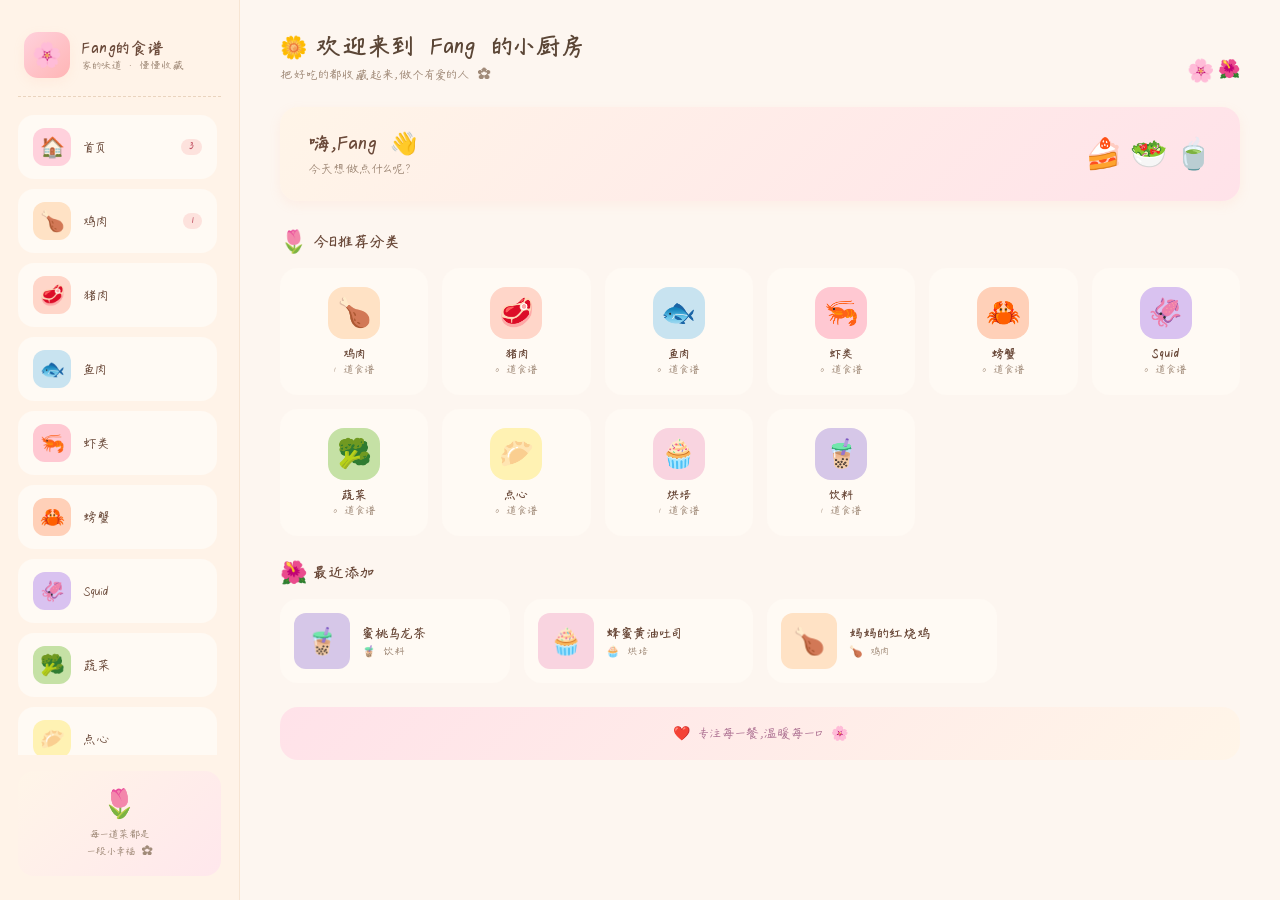
<file: fang-recipe/index.html>
<!DOCTYPE html>
<html lang="zh-CN">
<head>
<meta charset="UTF-8" />
<meta name="viewport" content="width=device-width, initial-scale=1.0" />
<title>Fang的食谱 · 工作台</title>
<link rel="stylesheet" href="styles.css" />
</head>
<body>
<div class="app">
  <!-- 左侧菜单 -->
  <aside class="sidebar">
    <div class="brand">
      <div class="brand-logo">🌸</div>
      <div class="brand-text">
        <div class="brand-title">Fang的食谱</div>
        <div class="brand-subtitle">家的味道 · 慢慢收藏</div>
      </div>
    </div>

    <nav class="menu" id="menu"></nav>

    <div class="sidebar-footer">
      <div class="footer-flower">🌷</div>
      <div class="footer-tip">每一道菜都是<br/>一段小幸福 ✿</div>
    </div>
  </aside>

  <!-- 主体 -->
  <main class="main">
    <!-- 首页 -->
    <section class="page active" data-page="home">
      <header class="page-header">
        <div>
          <h1 class="page-title"><span class="flower-icon">🌼</span> 欢迎来到 Fang 的小厨房</h1>
          <p class="page-subtitle">把好吃的都收藏起来，做个有爱的人 ✿</p>
        </div>
        <div class="header-deco">
          <span class="deco-flower">🌸</span>
          <span class="deco-flower">🌺</span>
        </div>
      </header>

      <div class="greet-card">
        <div class="greet-text">
          <div class="greet-title">嗨，Fang 👋</div>
          <div class="greet-sub">今天想做点什么呢？</div>
        </div>
        <div class="greet-emoji">
          <span>🍰</span><span>🥗</span><span>🍵</span>
        </div>
      </div>

      <h3 class="section-title"><span class="flower-icon">🌷</span> 今日推荐分类</h3>
      <div class="category-grid" id="categoryGrid"></div>

      <h3 class="section-title"><span class="flower-icon">🌺</span> 最近添加</h3>
      <div class="recent-list" id="recentList">
        <div class="empty">还没有收藏过食谱哦～先去左侧选一个分类加一个吧！</div>
      </div>

      <div class="encourage">
        ❤️ 专注每一餐，温暖每一口 🌸
      </div>
    </section>

    <!-- 分类页模板 -->
    <section class="page" data-page="category">
      <header class="page-header">
        <div>
          <h1 class="page-title"><span id="catIcon">🍗</span> <span id="catName">分类</span></h1>
          <p class="page-subtitle" id="catSubtitle">把所有美味都收进这里吧～</p>
        </div>
        <button class="btn-add-recipe" id="addRecipeBtn">
          <span>＋</span> 加入食谱
        </button>
      </header>

      <div class="toolbar">
        <div class="search">
          <span class="search-icon">🔍</span>
          <input type="text" id="searchInput" placeholder="搜搜菜名或食材…" />
        </div>
        <div class="count-tag" id="countTag">共 0 道</div>
      </div>

      <div class="recipe-grid" id="recipeGrid">
        <div class="empty-card">
          <div class="empty-emoji">🍳</div>
          <div>还没有食谱，点击右上角<strong>加入食谱</strong>开始记录第一道菜吧～</div>
        </div>
      </div>
    </section>

    <!-- 详情页 -->
    <section class="page" data-page="detail">
      <button class="back-btn" id="backBtn">← 返回列表</button>
      <div id="detailContent"></div>
    </section>
  </main>
</div>

<!-- 模态框：添加/编辑食谱 -->
<div class="modal-mask" id="modalMask">
  <div class="modal">
    <div class="modal-header">
      <span>🌸</span>
      <h2 id="modalTitle">加入食谱</h2>
      <button class="modal-close" id="modalClose">✕</button>
    </div>
    <div class="modal-body">
      <div class="form-row">
        <label>菜名</label>
        <input type="text" id="fName" placeholder="例如：妈妈的红烧鸡" />
      </div>

      <div class="form-row">
        <label>分类</label>
        <select id="fCategory"></select>
      </div>

      <div class="form-row">
        <label>照片</label>
        <div class="upload-area">
          <input type="file" id="fImageFile" accept="image/*" hidden />
          <div class="upload-preview" id="uploadPreview">
            <span class="upload-tip">点击上传照片</span>
          </div>
          <button type="button" class="btn-mini" id="clearImage">清空</button>
          <div class="upload-hint">支持 jpg/png，建议方形或 4:3</div>
        </div>
      </div>

      <div class="form-row two-col">
        <div>
          <label>份量</label>
          <input type="text" id="fServings" placeholder="例如：2 人份" />
        </div>
        <div>
          <label>用时</label>
          <input type="text" id="fDuration" placeholder="例如：30 分钟" />
        </div>
      </div>

      <div class="form-row">
        <label>所需食材</label>
        <textarea id="fIngredients" rows="4" placeholder="每行一个，例如：&#10;鸡腿 500g&#10;生姜 3 片&#10;料酒 1 勺"></textarea>
      </div>

      <div class="form-row">
        <label>烹饪步骤</label>
        <textarea id="fSteps" rows="6" placeholder="每行一步，例如：&#10;1. 鸡腿洗净切块&#10;2. 冷水下锅焯水去腥&#10;3. 热锅冷油爆香姜蒜"></textarea>
      </div>

      <div class="form-row">
        <label>小贴士（可选）</label>
        <textarea id="fTips" rows="2" placeholder="可以写下你最爱的小技巧～"></textarea>
      </div>
    </div>
    <div class="modal-footer">
      <button class="btn-ghost" id="modalCancel">取消</button>
      <button class="btn-primary" id="modalSave">保存食谱</button>
    </div>
  </div>
</div>

<!-- 打印区（隐藏） -->
<div id="printArea" class="print-area"></div>

<!-- Toast -->
<div class="toast" id="toast"></div>

<script src="app.js"></script>
</body>
</html>
</file>
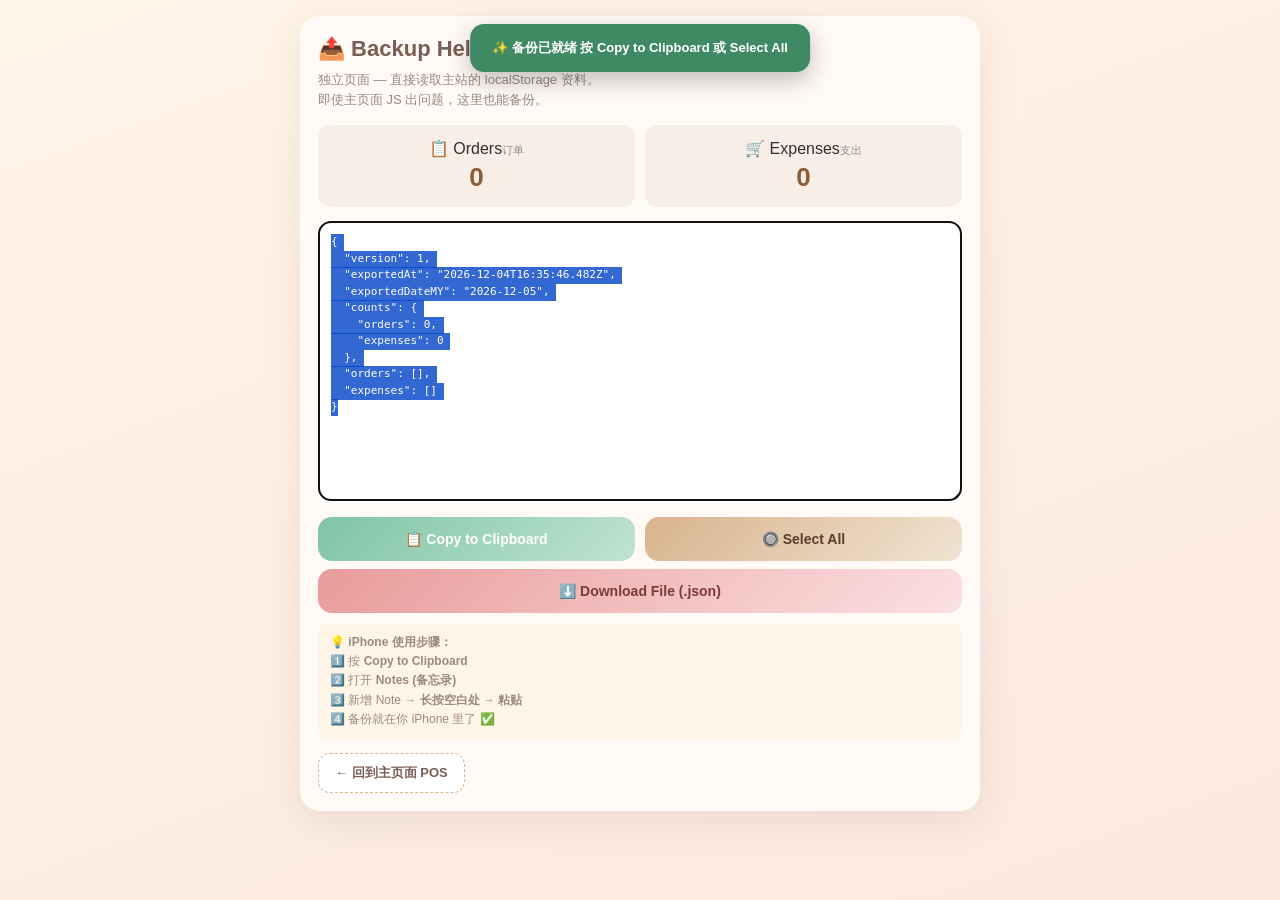
<file: backup.html>
<!DOCTYPE html>
<html lang="zh-CN">
<head>
<meta charset="UTF-8" />
<meta name="viewport" content="width=device-width, initial-scale=1.0, maximum-scale=1.0, user-scalable=no" />
<meta http-equiv="Cache-Control" content="no-cache, no-store, must-revalidate" />
<meta http-equiv="Pragma" content="no-cache" />
<meta http-equiv="Expires" content="0" />
<title>GOH YEAN HUAN · Backup Helper</title>
<style>
  *{box-sizing:border-box;margin:0;padding:0;font-family:-apple-system,BlinkMacSystemFont,"Segoe UI",Roboto,"Helvetica Neue",Arial,sans-serif;}
  body{min-height:100vh;background:linear-gradient(160deg,#fff5e6 0%,#fce8e0 100%);padding:16px;color:#3a2e25;}
  .card{background:#fffaf6;border-radius:20px;padding:18px;box-shadow:0 10px 40px rgba(0,0,0,.08);max-width:680px;margin:0 auto;}
  h1{color:#7a5e54;font-size:22px;margin-bottom:6px;}
  .sub{color:#9a8a7e;font-size:13px;margin-bottom:16px;line-height:1.5;}
  .stats{display:grid;grid-template-columns:1fr 1fr;gap:10px;margin-bottom:14px;}
  .stat{background:#f7eee5;border-radius:12px;padding:14px;text-align:center;}
  .stat b{display:block;font-size:26px;color:#8a5e3a;margin-top:4px;}
  .stat small{color:#9a8a7e;font-size:11px;}
  textarea{width:100%;min-height:280px;border:1.5px dashed #d8b38d;border-radius:12px;padding:12px;font-family:ui-monospace,Menlo,monospace;font-size:11px;background:#fff;color:#3a2e25;resize:vertical;line-height:1.5;}
  .btn-row{display:grid;grid-template-columns:1fr 1fr;gap:10px;margin-top:12px;}
  button{padding:14px;border-radius:14px;border:none;font-weight:900;cursor:pointer;font-size:14px;color:#fff;}
  .btn-green{background:linear-gradient(135deg,#7fc4a6,#bfe3d2);}
  .btn-pink{background:linear-gradient(135deg,#e89b9b,#fce0e0);color:#7a3a3a;}
  .btn-brown{background:linear-gradient(135deg,#d8b38d,#f0e3d2);color:#5a3f2a;}
  .hint{font-size:12px;color:#9a8a7e;margin-top:10px;line-height:1.6;background:#fff5e6;border-radius:10px;padding:10px 12px;}
  .toast{position:fixed;top:24px;left:50%;transform:translateX(-50%);background:#3f8a63;color:#fff;padding:14px 22px;border-radius:14px;font-weight:800;font-size:13px;z-index:9999;box-shadow:0 8px 24px rgba(0,0,0,.25);max-width:90vw;text-align:center;line-height:1.5;opacity:1;transition:opacity .3s;}
  .toast.hide{opacity:0;}
  a.go-home{display:inline-block;margin-top:14px;background:#fff;color:#7a5e54;padding:10px 16px;border-radius:12px;text-decoration:none;font-weight:700;font-size:13px;border:1px dashed #d8b38d;}
</style>
</head>
<body>
<div class="card">
  <h1>📤 Backup Helper · 备份小帮手</h1>
  <div class="sub">独立页面 — 直接读取主站的 localStorage 资料。<br>即使主页面 JS 出问题，这里也能备份。</div>

  <div class="stats">
    <div class="stat">📋 Orders<small>订单</small><b id="cntOrders">0</b></div>
    <div class="stat">🛒 Expenses<small>支出</small><b id="cntExpenses">0</b></div>
  </div>

  <textarea id="backupText" readonly></textarea>

  <div class="btn-row">
    <button class="btn-green" id="btnCopy">📋 Copy to Clipboard</button>
    <button class="btn-brown" id="btnSelect">🔘 Select All</button>
  </div>
  <div class="btn-row" style="grid-template-columns:1fr;margin-top:8px;">
    <button class="btn-pink" id="btnDownload">⬇️ Download File (.json)</button>
  </div>

  <div class="hint">
    💡 <b>iPhone 使用步骤：</b><br>
    1️⃣ 按 <b>Copy to Clipboard</b><br>
    2️⃣ 打开 <b>Notes (备忘录)</b><br>
    3️⃣ 新增 Note → <b>长按空白处</b> → <b>粘贴</b><br>
    4️⃣ 备份就在你 iPhone 里了 ✅
  </div>

  <a href="./index.html" class="go-home">← 回到主页面 POS</a>
</div>

<script>
(function(){
  // 马来西亚时间
  const MY_TZ_OFFSET_MIN = 8*60;
  const _myParts = d => {
    const L = new Date(d.getTime() + MY_TZ_OFFSET_MIN*60000);
    return {y:L.getUTCFullYear(),m:L.getUTCMonth()+1,d:L.getUTCDate(),
            h:L.getUTCHours(),mi:L.getUTCMinutes(),s:L.getUTCSeconds()};
  };
  const pad2 = n => String(n).padStart(2,'0');
  const dateKey = d => {
    const p = _myParts(d);
    return p.y+'-'+pad2(p.m)+'-'+pad2(p.d);
  };

  // 读取主站 localStorage (key 名称跟主站一致)
  let orders = [];
  let expenses = [];
  try{
    orders = JSON.parse(localStorage.getItem('gyh_orders') || '[]');
    expenses = JSON.parse(localStorage.getItem('gyh_expenses') || '[]');
  }catch(e){ console.warn('localStorage parse error',e); }

  document.getElementById('cntOrders').textContent = orders.length;
  document.getElementById('cntExpenses').textContent = expenses.length;

  const ts = dateKey(new Date()) + '_' + String(Date.now()).slice(-5);
  const payload = {
    version: 1,
    exportedAt: new Date().toISOString(),
    exportedDateMY: dateKey(new Date()),
    counts: {orders: orders.length, expenses: expenses.length},
    orders: orders,
    expenses: expenses
  };
  const text = JSON.stringify(payload, null, 2);

  const ta = document.getElementById('backupText');
  ta.value = text;

  function toast(msg, dur){
    const t = document.createElement('div');
    t.className = 'toast'; t.textContent = msg;
    document.body.appendChild(t);
    setTimeout(()=>{ t.classList.add('hide'); setTimeout(()=>t.remove(),400); }, dur||3500);
  }

  document.getElementById('btnSelect').onclick = ()=>{
    ta.focus(); ta.select();
    try{ document.execCommand('selectAll'); }catch(e){}
    toast('🔘 文字已选，按 ⌘+C / 长按 → 拷贝');
  };

  document.getElementById('btnCopy').onclick = ()=>{
    ta.focus(); ta.select();
    ta.setSelectionRange(0, 99999);
    let ok = false;
    try{ ok = document.execCommand('copy'); }catch(e){}
    try{
      if(navigator.clipboard && navigator.clipboard.writeText){
        navigator.clipboard.writeText(text).then(()=>{
          toast('✅ 已复制！\n打开 Notes → 长按 → 粘贴');
        }).catch(()=>{
          if(ok) toast('✅ 已复制 (iOS 旧版通道)');
          else toast('⚠️ 请用 Select All + 手动复制');
        });
      }else{
        toast(ok ? '✅ 已复制' : '⚠️ 请用 Select All');
      }
    }catch(e){
      toast(ok ? '✅ 已复制' : '⚠️ 请用 Select All');
    }
  };

  document.getElementById('btnDownload').onclick = ()=>{
    try{
      const blob = new Blob([text], {type:'application/json'});
      const url = URL.createObjectURL(blob);
      const a = document.createElement('a');
      a.href = url;
      a.download = 'GYH-POS-Backup-' + ts + '.json';
      a.style.display = 'none';
      document.body.appendChild(a); a.click(); document.body.removeChild(a);
      setTimeout(()=>URL.revokeObjectURL(url), 2000);
      toast('⬇️ 已触发下载');
    }catch(e){
      toast('❌ 下载失败 — 用 Copy');
    }
  };

  // 自动尝试一次复制 + 提示
  setTimeout(()=>{
    ta.focus(); ta.select();
    try{
      document.execCommand('copy');
      toast('✨ 备份已就绪\n按 Copy to Clipboard 或 Select All', 4000);
    }catch(e){}
  }, 600);
})();
</script>
</body>
</html>
</file>
<file: fang-recipe/styles.css>
/* ========================================
   Fang的食谱 - 主样式
   风格：马卡龙色 / 柔美 / 可爱
======================================== */

/* ===== 自定义字体：小张阅读体 ===== */
@font-face {
  font-family: 'XiaoZhang';
  src: url('fonts/XiaoZhang-Bold.ttf') format('truetype');
  font-weight: 700;
  font-style: normal;
  font-display: swap;
}

@font-face {
  font-family: 'XiaoZhang';
  src: url('fonts/XiaoZhang-Light.ttf') format('truetype');
  font-weight: 400;
  font-style: normal;
  font-display: swap;
}

/* 表情符号回退：避免中文显示字体缺 glyph 导致豆腐块 */
@font-face {
  font-family: 'EmojiFallback';
  src: local('Apple Color Emoji'), local('Segoe UI Emoji'), local('Noto Color Emoji'), local('Segoe UI Symbol');
  unicode-range: U+1F000-1FAFF, U+2600-27BF, U+2190-21FF, U+2B00-2BFF, U+FE0F, U+1F1E6-1F1FF;
}

* { box-sizing: border-box; margin: 0; padding: 0; }

:root {
  --font-title: 'XiaoZhang', 'EmojiFallback', "PingFang SC", "Hiragino Sans GB", "Microsoft YaHei", "Apple Color Emoji", "Segoe UI Emoji", sans-serif;
  --font-body: 'XiaoZhang', 'EmojiFallback', "PingFang SC", "Hiragino Sans GB", "Microsoft YaHei", "Apple Color Emoji", "Segoe UI Emoji", sans-serif;
  --bg: #fdf6f0;
  --bg-soft: #fff7ef;
  --sidebar-bg: #fff3e8;
  --text: #5b4636;
  --text-soft: #a08a78;
  --primary: #ffb5b5;
  --primary-deep: #ff8fa3;
  --accent: #ffd6a5;
  --green: #c5e1a5;
  --blue: #b3d9f2;
  --purple: #d9c2f0;
  --pink: #ffd1dc;
  --yellow: #fff2b3;
  --shadow: 0 8px 24px rgba(255, 180, 150, 0.18);
  --shadow-soft: 0 4px 12px rgba(255, 180, 150, 0.12);
  --radius: 18px;
  --radius-sm: 12px;
}

html, body {
  height: 100%;
  font-family: var(--font-body);
  font-weight: 400;
  background: var(--bg);
  color: var(--text);
  font-size: 14px;
  -webkit-font-smoothing: antialiased;
}

.app {
  display: flex;
  height: 100vh;
  overflow: hidden;
}

/* ===== 侧边栏 ===== */
.sidebar {
  width: 240px;
  background: var(--sidebar-bg);
  padding: 24px 18px;
  display: flex;
  flex-direction: column;
  flex-shrink: 0;
  border-right: 1px solid #f7e5d3;
  position: relative;
}

.brand {
  display: flex;
  align-items: center;
  gap: 12px;
  padding: 8px 6px 18px;
  border-bottom: 1px dashed #ead4be;
  margin-bottom: 18px;
}

.brand-logo {
  width: 46px;
  height: 46px;
  background: linear-gradient(135deg, #ffd1dc, #ffb5b5);
  border-radius: 14px;
  display: flex;
  align-items: center;
  justify-content: center;
  font-size: 24px;
  box-shadow: var(--shadow-soft);
}

.brand-title {
  font-size: 17px;
  font-weight: 700;
  color: #6b4a3a;
  letter-spacing: 0.5px;
}

.brand-subtitle {
  font-size: 11px;
  color: var(--text-soft);
  margin-top: 2px;
}

.menu {
  flex: 1;
  display: flex;
  flex-direction: column;
  gap: 10px;
  overflow-y: auto;
  padding-right: 4px;
}
.menu::-webkit-scrollbar { width: 4px; }
.menu::-webkit-scrollbar-thumb { background: #f0d6c0; border-radius: 4px; }

.menu-item {
  display: flex;
  align-items: center;
  gap: 12px;
  padding: 12px 14px;
  border-radius: 16px;
  background: #fffaf4;
  cursor: pointer;
  transition: all 0.25s ease;
  border: 1.5px solid transparent;
  position: relative;
}

.menu-item:hover {
  transform: translateX(3px);
  background: #fff;
  box-shadow: var(--shadow-soft);
}

.menu-item.active {
  background: #fff;
  border-color: var(--primary);
  box-shadow: 0 6px 18px rgba(255, 143, 163, 0.25);
}

.menu-item.active::before {
  content: '';
  position: absolute;
  left: -8px;
  top: 50%;
  transform: translateY(-50%);
  width: 4px;
  height: 22px;
  background: var(--primary-deep);
  border-radius: 4px;
}

.menu-icon {
  width: 38px;
  height: 38px;
  border-radius: 12px;
  display: flex;
  align-items: center;
  justify-content: center;
  font-size: 20px;
  flex-shrink: 0;
}

.menu-text {
  flex: 1;
  font-size: 14px;
  font-weight: 500;
  color: #6b4a3a;
}

.menu-count {
  font-size: 11px;
  background: #fde2dd;
  color: #c45a6a;
  padding: 2px 8px;
  border-radius: 10px;
  font-weight: 600;
}

.sidebar-footer {
  margin-top: 16px;
  padding: 16px 10px;
  background: linear-gradient(135deg, #fff5e8, #ffe7ec);
  border-radius: 16px;
  text-align: center;
  position: relative;
}

.footer-flower {
  font-size: 28px;
  display: block;
  margin-bottom: 6px;
}

.footer-tip {
  font-size: 11px;
  color: var(--text-soft);
  line-height: 1.5;
}

/* ===== 主体 ===== */
.main {
  flex: 1;
  overflow-y: auto;
  padding: 32px 40px;
  background: var(--bg);
}
.main::-webkit-scrollbar { width: 8px; }
.main::-webkit-scrollbar-thumb { background: #f0d6c0; border-radius: 8px; }

.page { display: none; }
.page.active { display: block; animation: fadeIn 0.35s ease; }

@keyframes fadeIn {
  from { opacity: 0; transform: translateY(8px); }
  to { opacity: 1; transform: translateY(0); }
}

.page-header {
  display: flex;
  align-items: flex-end;
  justify-content: space-between;
  margin-bottom: 24px;
}

.page-title {
  font-size: 26px;
  font-weight: 700;
  color: #5b4636;
  display: flex;
  align-items: center;
  gap: 8px;
}

.flower-icon { font-size: 22px; }

.page-subtitle {
  font-size: 13px;
  color: var(--text-soft);
  margin-top: 6px;
}

.header-deco { display: flex; gap: 4px; }

.deco-flower {
  font-size: 22px;
  animation: sway 3s ease-in-out infinite;
}

.deco-flower:nth-child(2) { animation-delay: 0.5s; font-size: 18px; }

@keyframes sway {
  0%,100% { transform: rotate(-5deg); }
  50% { transform: rotate(5deg); }
}

/* 按钮 */
.btn-add-recipe {
  background: linear-gradient(135deg, #ffb5b5, #ff8fa3);
  color: white;
  border: none;
  padding: 12px 22px;
  border-radius: 24px;
  font-size: 14px;
  font-weight: 600;
  cursor: pointer;
  box-shadow: 0 6px 18px rgba(255, 143, 163, 0.35);
  display: flex;
  align-items: center;
  gap: 6px;
  transition: all 0.2s ease;
}

.btn-add-recipe span { font-size: 18px; }

.btn-add-recipe:hover {
  transform: translateY(-2px);
  box-shadow: 0 10px 22px rgba(255, 143, 163, 0.45);
}

/* 首页卡片 */
.greet-card {
  background: linear-gradient(135deg, #fff5e8, #ffe2e9);
  border-radius: var(--radius);
  padding: 24px 28px;
  margin-bottom: 28px;
  display: flex;
  align-items: center;
  justify-content: space-between;
  box-shadow: var(--shadow-soft);
}

.greet-title {
  font-size: 22px;
  font-weight: 700;
  color: #6b4a3a;
}
.greet-sub {
  font-size: 13px;
  color: var(--text-soft);
  margin-top: 6px;
}

.greet-emoji {
  display: flex;
  gap: 8px;
  font-size: 30px;
}

.greet-emoji span {
  animation: bounce 2s ease-in-out infinite;
}

.greet-emoji span:nth-child(2) { animation-delay: 0.2s; }
.greet-emoji span:nth-child(3) { animation-delay: 0.4s; }

@keyframes bounce {
  0%,100% { transform: translateY(0); }
  50% { transform: translateY(-6px); }
}

.section-title {
  font-size: 16px;
  font-weight: 700;
  margin: 20px 0 14px;
  color: #6b4a3a;
  display: flex;
  align-items: center;
  gap: 6px;
}

.category-grid {
  display: grid;
  grid-template-columns: repeat(auto-fill, minmax(140px, 1fr));
  gap: 14px;
  margin-bottom: 24px;
}

.cat-tile {
  background: #fffaf4;
  border-radius: var(--radius);
  padding: 18px 12px;
  text-align: center;
  cursor: pointer;
  transition: all 0.25s ease;
  border: 1.5px solid transparent;
}

.cat-tile:hover {
  transform: translateY(-3px);
  box-shadow: var(--shadow);
  border-color: var(--primary);
}

.cat-tile-icon {
  width: 52px;
  height: 52px;
  border-radius: 16px;
  margin: 0 auto 8px;
  display: flex;
  align-items: center;
  justify-content: center;
  font-size: 28px;
}

.cat-tile-name {
  font-size: 13px;
  font-weight: 600;
  color: #6b4a3a;
}

.cat-tile-count {
  font-size: 11px;
  color: var(--text-soft);
  margin-top: 2px;
}

.recent-list {
  display: grid;
  grid-template-columns: repeat(auto-fill, minmax(220px, 1fr));
  gap: 14px;
  margin-bottom: 24px;
}

.recent-card {
  background: #fffaf4;
  border-radius: var(--radius);
  padding: 14px;
  display: flex;
  gap: 12px;
  align-items: center;
  cursor: pointer;
  transition: all 0.2s ease;
}

.recent-card:hover {
  background: #fff;
  box-shadow: var(--shadow);
  transform: translateY(-2px);
}

.recent-thumb {
  width: 56px;
  height: 56px;
  border-radius: 12px;
  background: var(--yellow);
  display: flex;
  align-items: center;
  justify-content: center;
  font-size: 26px;
  flex-shrink: 0;
  overflow: hidden;
}

.recent-thumb img { width: 100%; height: 100%; object-fit: cover; }

.recent-name {
  font-size: 14px;
  font-weight: 600;
  color: #6b4a3a;
}
.recent-cat {
  font-size: 11px;
  color: var(--text-soft);
  margin-top: 3px;
}

.empty {
  grid-column: 1/-1;
  text-align: center;
  padding: 40px 20px;
  color: var(--text-soft);
  background: #fffaf4;
  border-radius: var(--radius);
  border: 1.5px dashed #ead4be;
}

.encourage {
  text-align: center;
  padding: 18px;
  background: linear-gradient(135deg, #ffe2e9, #fff5e8);
  border-radius: var(--radius);
  font-size: 14px;
  color: #b07595;
  margin-top: 10px;
}

/* 分类页工具栏 */
.toolbar {
  display: flex;
  align-items: center;
  justify-content: space-between;
  margin-bottom: 18px;
  gap: 12px;
}

.search {
  flex: 1;
  display: flex;
  align-items: center;
  background: #fffaf4;
  border-radius: 24px;
  padding: 10px 18px;
  border: 1.5px solid #f3e2d2;
  max-width: 360px;
}

.search-icon { margin-right: 8px; font-size: 14px; }

.search input {
  border: none;
  background: transparent;
  outline: none;
  flex: 1;
  font-size: 13px;
  color: var(--text);
}

.count-tag {
  font-size: 12px;
  color: var(--text-soft);
  background: #fffaf4;
  padding: 6px 14px;
  border-radius: 16px;
  border: 1.5px solid #f3e2d2;
}

/* 食谱网格 */
.recipe-grid {
  display: grid;
  grid-template-columns: repeat(auto-fill, minmax(240px, 1fr));
  gap: 18px;
}

.recipe-card {
  background: #fffaf4;
  border-radius: var(--radius);
  overflow: hidden;
  cursor: pointer;
  transition: all 0.25s ease;
  border: 1.5px solid transparent;
  display: flex;
  flex-direction: column;
}

.recipe-card:hover {
  transform: translateY(-4px);
  box-shadow: var(--shadow);
  border-color: var(--primary);
}

.recipe-thumb {
  width: 100%;
  height: 160px;
  background: linear-gradient(135deg, #ffe2e9, #fff5e8);
  display: flex;
  align-items: center;
  justify-content: center;
  font-size: 56px;
  position: relative;
  overflow: hidden;
}

.recipe-thumb img { width: 100%; height: 100%; object-fit: cover; }

.recipe-cat-tag {
  position: absolute;
  top: 10px;
  left: 10px;
  background: rgba(255,255,255,0.85);
  color: #6b4a3a;
  font-size: 11px;
  padding: 4px 10px;
  border-radius: 12px;
  font-weight: 600;
}

.recipe-body {
  padding: 14px 16px 16px;
  flex: 1;
  display: flex;
  flex-direction: column;
}

.recipe-name {
  font-size: 15px;
  font-weight: 700;
  color: #5b4636;
  margin-bottom: 6px;
}

.recipe-meta {
  display: flex;
  gap: 10px;
  font-size: 11px;
  color: var(--text-soft);
  margin-top: auto;
}

.recipe-meta span { display: flex; align-items: center; gap: 3px; }

.empty-card {
  grid-column: 1/-1;
  text-align: center;
  padding: 60px 20px;
  background: #fffaf4;
  border-radius: var(--radius);
  border: 1.5px dashed #ead4be;
  color: var(--text-soft);
}

.empty-emoji { font-size: 48px; margin-bottom: 12px; }

/* 详情页 */
.back-btn {
  background: #fffaf4;
  border: 1.5px solid #f3e2d2;
  border-radius: 20px;
  padding: 8px 18px;
  font-size: 13px;
  color: #6b4a3a;
  cursor: pointer;
  margin-bottom: 18px;
  transition: all 0.2s ease;
}

.back-btn:hover {
  background: #fff;
  border-color: var(--primary);
}

.detail-card {
  background: #fffaf4;
  border-radius: var(--radius);
  overflow: hidden;
  box-shadow: var(--shadow-soft);
  max-width: 880px;
}

.detail-cover {
  width: 100%;
  height: 320px;
  background: linear-gradient(135deg, #ffe2e9, #fff5e8);
  display: flex;
  align-items: center;
  justify-content: center;
  font-size: 100px;
  position: relative;
}

.detail-cover img { width: 100%; height: 100%; object-fit: cover; }

.detail-info { padding: 28px 32px 36px; }

.detail-cat {
  font-size: 12px;
  color: var(--primary-deep);
  background: #ffe2e9;
  padding: 4px 12px;
  border-radius: 12px;
  display: inline-block;
  margin-bottom: 12px;
  font-weight: 600;
}

.detail-name {
  font-size: 28px;
  font-weight: 700;
  color: #5b4636;
  margin-bottom: 12px;
}

.detail-meta {
  display: flex;
  gap: 18px;
  font-size: 13px;
  color: var(--text-soft);
  margin-bottom: 24px;
  padding-bottom: 18px;
  border-bottom: 1.5px dashed #ead4be;
}

.detail-section { margin-bottom: 24px; }

.detail-section-title {
  font-size: 16px;
  font-weight: 700;
  color: #6b4a3a;
  margin-bottom: 12px;
  display: flex;
  align-items: center;
  gap: 6px;
}

.detail-ingredients,
.detail-steps,
.detail-tips {
  background: #fff;
  border-radius: var(--radius-sm);
  padding: 16px 20px;
  line-height: 1.9;
  color: #5b4636;
  font-size: 14px;
  white-space: pre-line;
}

.detail-steps { counter-reset: step; }
.detail-steps .step-item {
  counter-increment: step;
  padding: 6px 0 6px 32px;
  position: relative;
}
.detail-steps .step-item::before {
  content: counter(step);
  position: absolute;
  left: 0;
  top: 8px;
  width: 22px;
  height: 22px;
  background: linear-gradient(135deg, var(--primary), var(--primary-deep));
  color: white;
  border-radius: 50%;
  display: flex;
  align-items: center;
  justify-content: center;
  font-size: 12px;
  font-weight: 700;
}

.detail-tips {
  background: linear-gradient(135deg, #fff5e8, #fff0e0);
  border-left: 4px solid var(--primary);
  font-size: 13px;
}

.detail-actions {
  display: flex;
  gap: 10px;
  margin-top: 24px;
  flex-wrap: wrap;
}

.detail-btn {
  padding: 10px 20px;
  border-radius: 22px;
  border: none;
  cursor: pointer;
  font-size: 13px;
  font-weight: 600;
  display: flex;
  align-items: center;
  gap: 6px;
  transition: all 0.2s ease;
}

.detail-btn.print {
  background: var(--green);
  color: #4a6a2a;
}
.detail-btn.print:hover { background: #b8d993; }

.detail-btn.edit {
  background: var(--blue);
  color: #2c5d80;
}
.detail-btn.edit:hover { background: #9dc9e8; }

.detail-btn.del {
  background: var(--pink);
  color: #a05060;
}
.detail-btn.del:hover { background: #ffb8c4; }

/* ===== 模态框 ===== */
.modal-mask {
  position: fixed;
  inset: 0;
  background: rgba(91, 70, 54, 0.4);
  backdrop-filter: blur(4px);
  display: none;
  align-items: center;
  justify-content: center;
  z-index: 100;
  padding: 20px;
}

.modal-mask.show { display: flex; animation: fadeIn 0.25s ease; }

.modal {
  background: var(--bg-soft);
  border-radius: var(--radius);
  width: 100%;
  max-width: 640px;
  max-height: 90vh;
  display: flex;
  flex-direction: column;
  box-shadow: 0 20px 60px rgba(91, 70, 54, 0.3);
  overflow: hidden;
  animation: popIn 0.3s ease;
}

@keyframes popIn {
  from { transform: scale(0.9); opacity: 0; }
  to { transform: scale(1); opacity: 1; }
}

.modal-header {
  display: flex;
  align-items: center;
  gap: 10px;
  padding: 18px 24px;
  border-bottom: 1.5px dashed #ead4be;
  font-size: 20px;
}

.modal-header h2 {
  font-size: 18px;
  font-weight: 700;
  color: #5b4636;
  flex: 1;
}

.modal-close {
  background: none;
  border: none;
  font-size: 18px;
  color: var(--text-soft);
  cursor: pointer;
  width: 32px;
  height: 32px;
  border-radius: 50%;
  display: flex;
  align-items: center;
  justify-content: center;
  transition: all 0.2s ease;
}

.modal-close:hover {
  background: #ffe2e9;
  color: var(--primary-deep);
}

.modal-body {
  padding: 22px 24px;
  overflow-y: auto;
  flex: 1;
}

.form-row {
  margin-bottom: 16px;
}

.form-row.two-col {
  display: grid;
  grid-template-columns: 1fr 1fr;
  gap: 14px;
}

.form-row label {
  display: block;
  font-size: 13px;
  font-weight: 600;
  color: #6b4a3a;
  margin-bottom: 6px;
}

.form-row input,
.form-row select,
.form-row textarea {
  width: 100%;
  padding: 10px 14px;
  border: 1.5px solid #f0d6c0;
  border-radius: var(--radius-sm);
  background: #fff;
  font-size: 13px;
  color: var(--text);
  outline: none;
  font-family: inherit;
  resize: vertical;
  transition: border-color 0.2s ease;
}

.form-row input:focus,
.form-row select:focus,
.form-row textarea:focus {
  border-color: var(--primary);
}

.upload-area {
  display: flex;
  align-items: center;
  gap: 12px;
}

.upload-preview {
  width: 88px;
  height: 88px;
  border: 2px dashed #f0d6c0;
  border-radius: var(--radius-sm);
  display: flex;
  align-items: center;
  justify-content: center;
  cursor: pointer;
  overflow: hidden;
  background: #fff;
  transition: all 0.2s ease;
  flex-shrink: 0;
}

.upload-preview:hover { border-color: var(--primary); }

.upload-preview img { width: 100%; height: 100%; object-fit: cover; }

.upload-tip {
  font-size: 11px;
  color: var(--text-soft);
  text-align: center;
  padding: 0 8px;
}

.btn-mini {
  padding: 6px 12px;
  background: #fff;
  border: 1.5px solid #f0d6c0;
  border-radius: 14px;
  font-size: 12px;
  color: var(--text-soft);
  cursor: pointer;
}

.btn-mini:hover {
  background: #ffe2e9;
  color: var(--primary-deep);
  border-color: var(--primary);
}

.upload-hint {
  font-size: 11px;
  color: var(--text-soft);
  flex: 1;
}

.modal-footer {
  padding: 14px 24px 20px;
  display: flex;
  justify-content: flex-end;
  gap: 10px;
  border-top: 1.5px dashed #ead4be;
}

.btn-primary,
.btn-ghost {
  padding: 10px 22px;
  border-radius: 22px;
  border: none;
  font-size: 13px;
  font-weight: 600;
  cursor: pointer;
  transition: all 0.2s ease;
}

.btn-primary {
  background: linear-gradient(135deg, #ffb5b5, #ff8fa3);
  color: white;
  box-shadow: 0 4px 12px rgba(255, 143, 163, 0.3);
}

.btn-primary:hover { transform: translateY(-1px); box-shadow: 0 6px 16px rgba(255, 143, 163, 0.4); }

.btn-ghost {
  background: transparent;
  color: var(--text-soft);
  border: 1.5px solid #f0d6c0;
}

.btn-ghost:hover {
  background: #fff;
  color: var(--text);
}

/* Toast */
.toast {
  position: fixed;
  top: 30px;
  left: 50%;
  transform: translateX(-50%) translateY(-100px);
  background: linear-gradient(135deg, #ffb5b5, #ff8fa3);
  color: white;
  padding: 12px 24px;
  border-radius: 22px;
  font-size: 13px;
  font-weight: 600;
  box-shadow: 0 8px 24px rgba(255, 143, 163, 0.4);
  z-index: 1000;
  opacity: 0;
  transition: all 0.35s ease;
  pointer-events: none;
}

.toast.show {
  opacity: 1;
  transform: translateX(-50%) translateY(0);
}

/* =========================================
   打印：所见即所得（克隆真实工作台 DOM）
   - 填满 A4
   - 强制打印背景色 / 背景图 / 图片
======================================== */

@media print {
  /* 打印时隐藏按钮等不需要印出的元素 */
  .no-print { display: none !important; }

  /* A4 页面设置：210mm × 297mm，留白 */
  @page {
    size: A4;
    margin: 12mm 12mm;
  }

  /* 关闭色彩与图片裁剪，确保背景色/图都印出来 */
  * {
    -webkit-print-color-adjust: exact !important;
    print-color-adjust: exact !important;
    color-adjust: exact !important;
  }

  html, body {
    background: var(--bg) !important;
    height: auto !important;
    overflow: visible !important;
  }

  /* 隐藏整个 app（sidebar + 主框架），只留克隆到 #printArea 的详情 */
  .app { display: none !important; }

  .print-area {
    display: block !important;
    padding: 0 !important;
    margin: 0 !important;
  }

  /* 克隆出来的详情卡片填满 A4 内容区，与工作台风貌一致 */
  .print-area .detail-card {
    max-width: 100% !important;
    width: 100% !important;
    margin: 0 !important;
    box-shadow: none !important;
    border-radius: var(--radius) !important;
    background: #fffaf4 !important;
  }

  .print-area .detail-info { padding: 28px 32px 36px !important; }

  /* 让卡片里的图片/背景色如实打印 */
  .print-area img { -webkit-print-color-adjust: exact !important; print-color-adjust: exact !important; }

  /* 避免出现多余空白，允许自然分页 */
  .print-area .detail-section { page-break-inside: avoid; }
}

/* 响应式 */
@media (max-width: 1024px) {
  .sidebar { width: 200px; padding: 18px 12px; }
  .main { padding: 24px; }
  .menu-text { font-size: 13px; }
}

@media (max-width: 768px) {
  .app { flex-direction: column; }
  .sidebar { width: 100%; flex-direction: row; padding: 12px; overflow-x: auto; }
  .brand { display: none; }
  .sidebar-footer { display: none; }
  .menu { flex-direction: row; gap: 8px; }
  .menu-item { padding: 8px 12px; flex-shrink: 0; }
  .menu-item.active::before { display: none; }
  .main { padding: 18px; }
  .page-title { font-size: 20px; }
  .form-row.two-col { grid-template-columns: 1fr; }
}
</file>
